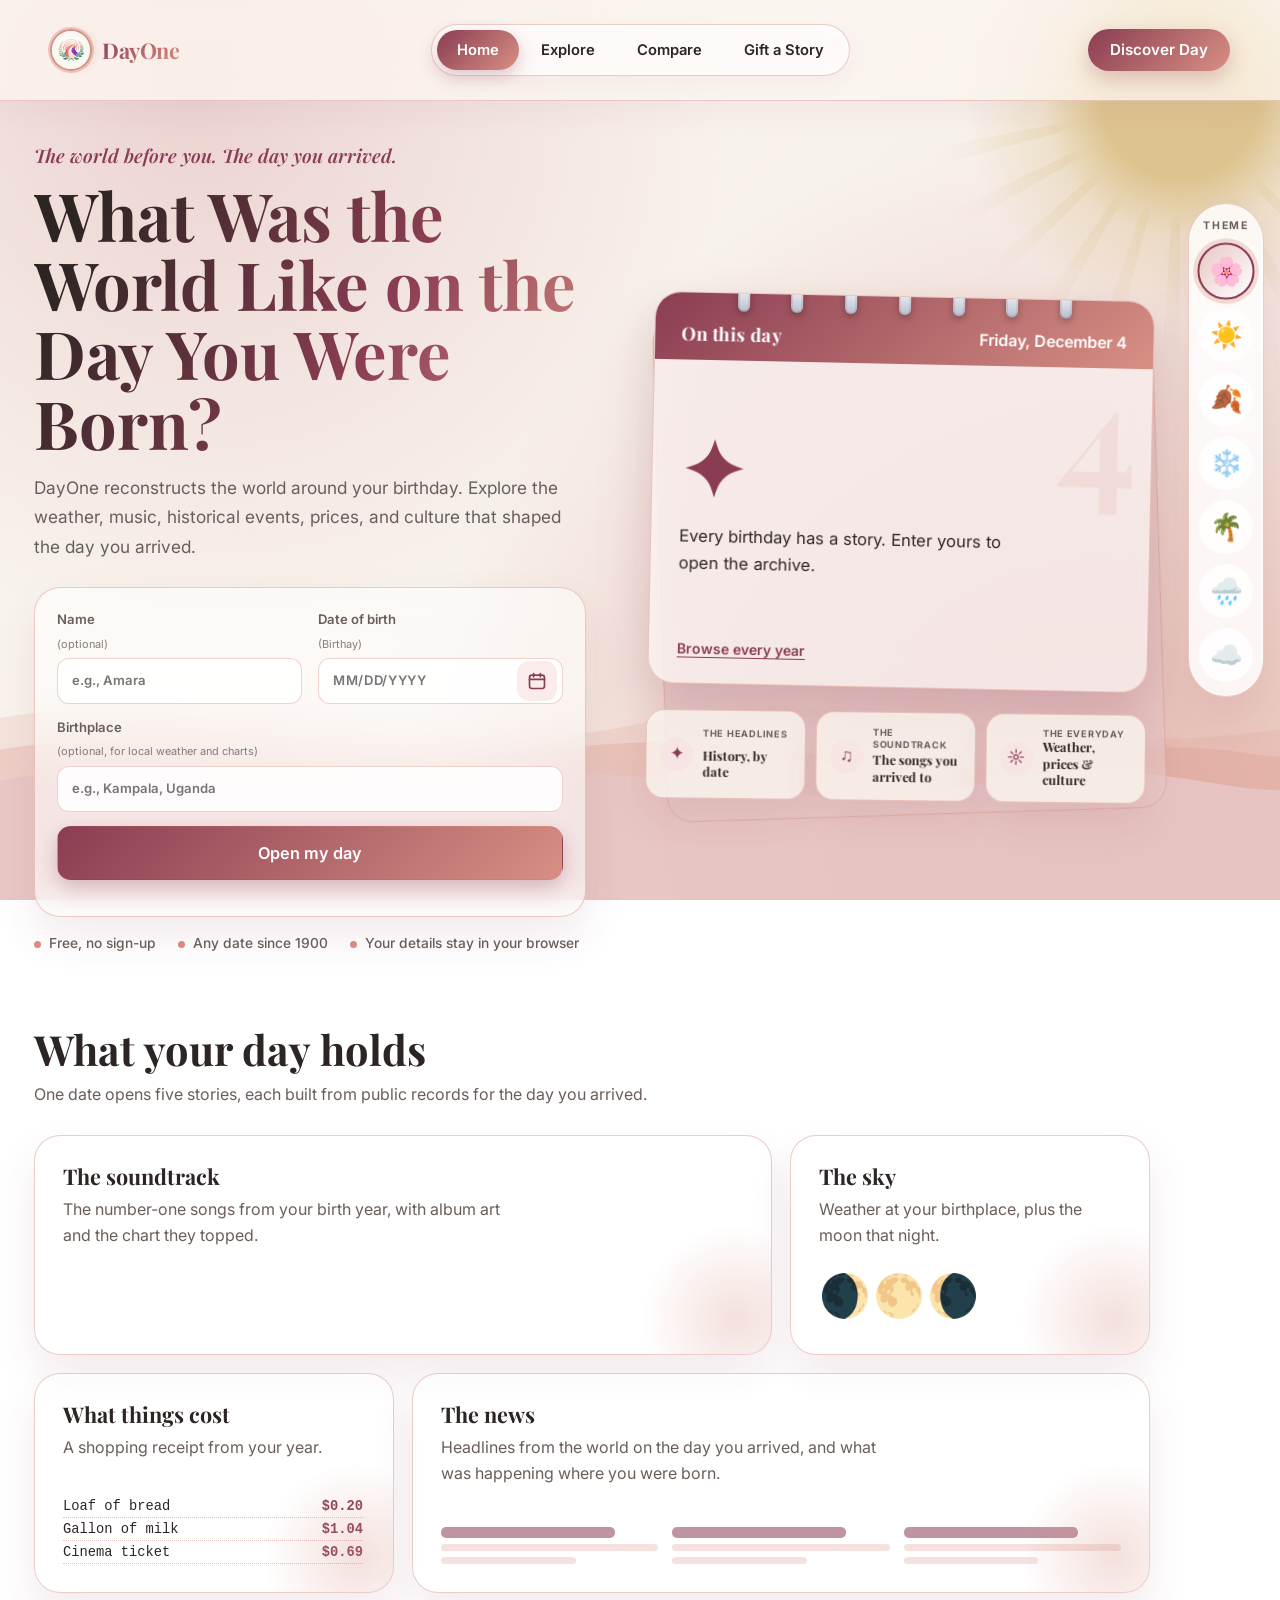
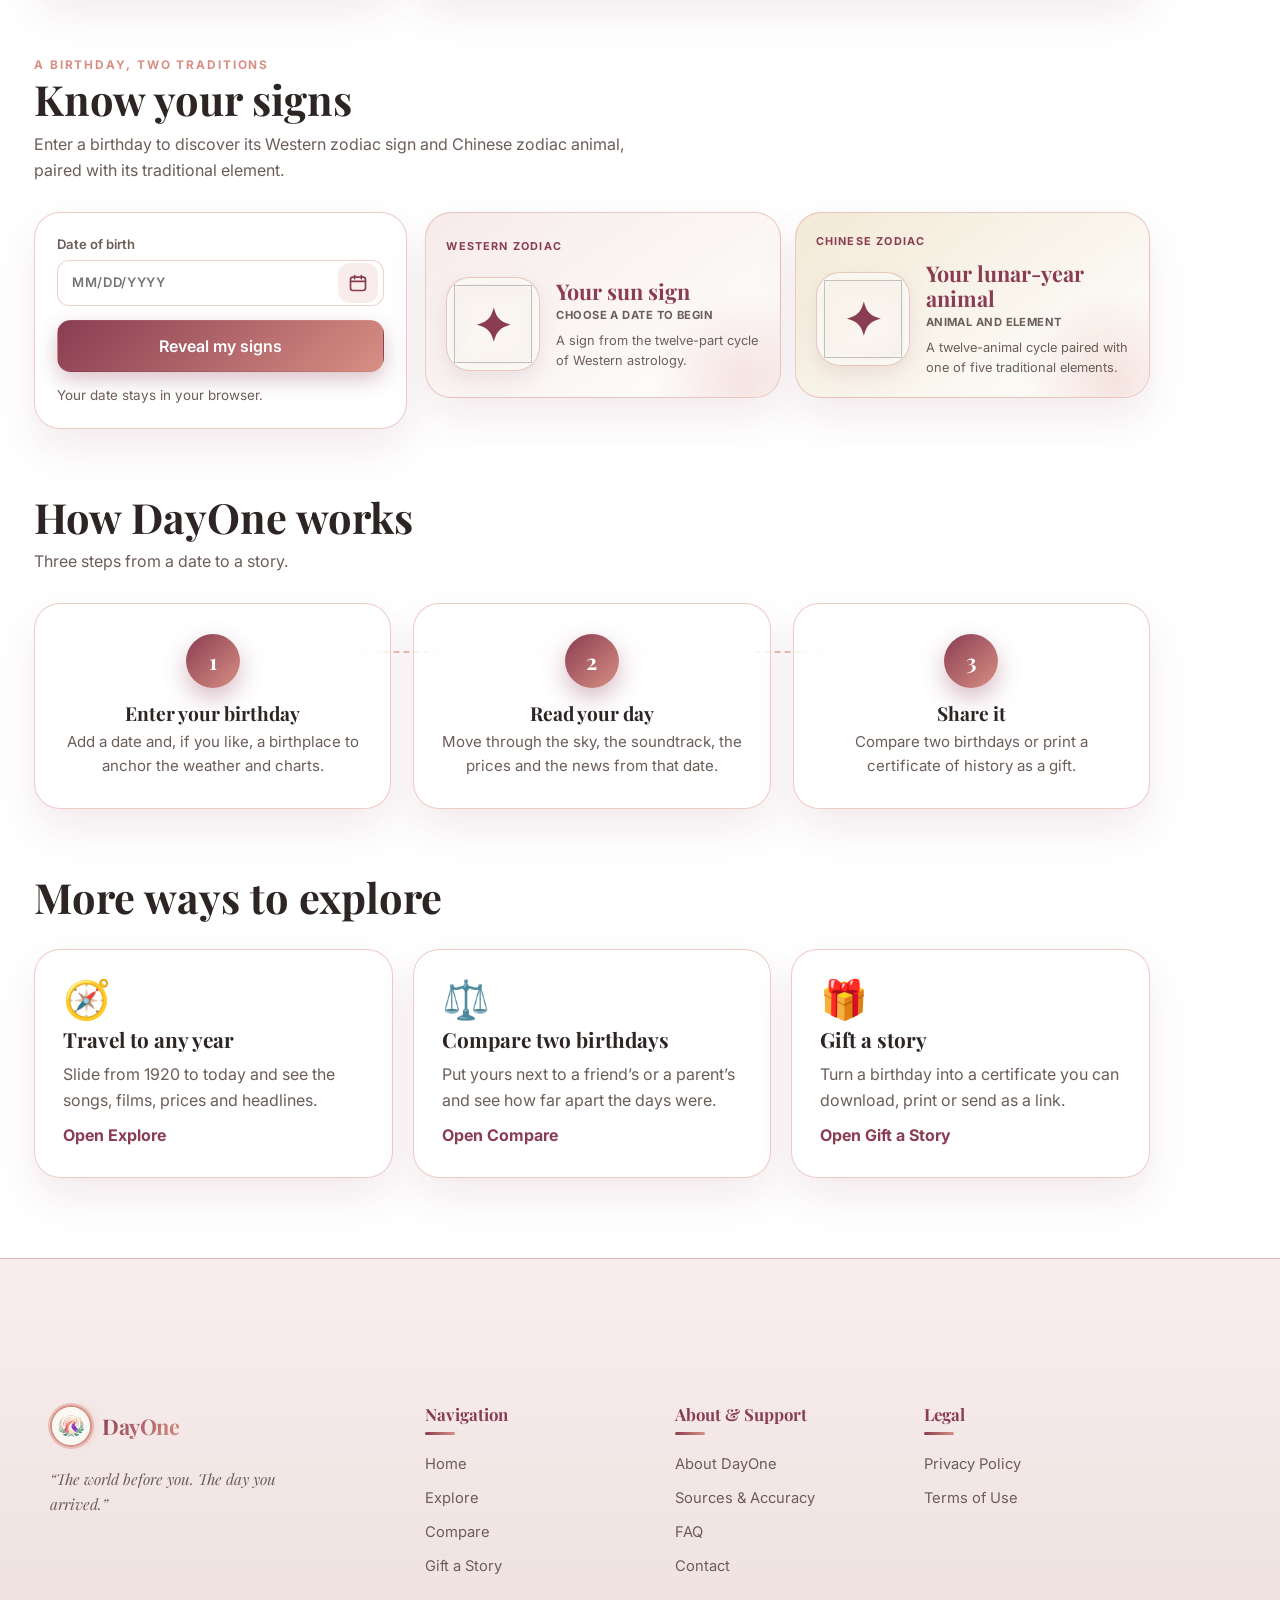
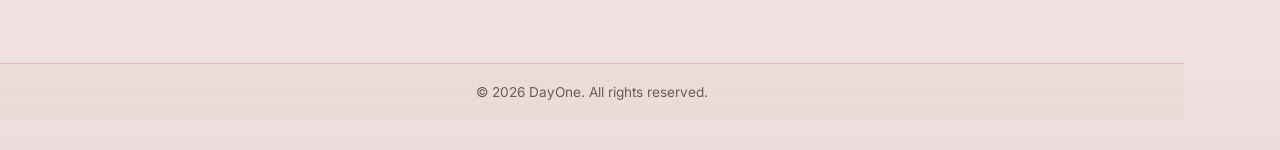
<file: index.html>
<!DOCTYPE html>
<html lang="en">
<head>
    <meta charset="UTF-8">
    <meta name="viewport" content="width=device-width, initial-scale=1.0">
    <title>DayOne — What was the world like the day you were born?</title>

    <link rel="icon" type="image/png" href="images/logo.jpg">

    <!-- Google Fonts: Playfair Display & Inter -->
    <link rel="preconnect" href="https://fonts.googleapis.com">
    <link rel="preconnect" href="https://fonts.gstatic.com" crossorigin>
    <link href="https://fonts.googleapis.com/css2?family=Inter:wght@300;400;500;600&family=Playfair+Display:ital,wght@0,400;0,600;0,700;1,400&display=swap" rel="stylesheet">
    <!-- Stylesheet -->
    <link rel="stylesheet" href="css/style.css">
    <link rel="stylesheet" href="css/theme.css">
    <link rel="stylesheet" href="css/home.css">
    <script src="js/theme.js"></script>
</head>
<body>

    <!-- Header & Navigation -->
    <header class="site-header">
        <div class="header-container">
            <a href="index.html" class="logo-link">
                <img src="images/logo.jpg" alt="DayOne Logo" class="brand-logo">
                <span class="brand-title">DayOne</span>
            </a>
            
            <nav class="main-nav" id="mainNav">
                <ul>
                    <li><a href="index.html" class="active">Home</a></li>
                    <li><a href="explore.html">Explore</a></li>
                    <li><a href="compare.html">Compare</a></li>
                    <li><a href="gift.html">Gift a Story</a></li>
                </ul>
            </nav>

            <div class="header-actions">
                <a href="index.html#birthdayForm" class="btn btn-primary-header">Discover Day</a>
                <button class="mobile-menu-toggle" id="mobileMenuToggle" aria-label="Toggle Navigation">
                    <span></span>
                    <span></span>
                    <span></span>
                </button>
            </div>
        </div>
    </header>

    <main class="hm">
        <!-- Hero -->
        <section class="hm-hero">
            <div class="hm-wrap">
                <div>
                    <p class="hm-kicker">The world before you. The day you arrived.</p>
                    <h1 class="hm-title">What Was the World Like on the Day You Were Born?</h1>
                    <p class="hm-lead">DayOne reconstructs the world around your birthday. Explore the weather, music, historical events, prices, and culture that shaped the day you arrived.</p>

                    <form id="birthdayForm" class="hm-card hm-form" action="my-day.html" method="GET" novalidate>
                        <label class="fld">Name <small>(optional)</small><input type="text" id="fullname" name="name" placeholder="e.g., Amara" maxlength="40" autocomplete="given-name"></label>
                        <label class="fld">Date of birth<small>(Birthay)</small><input type="date" id="dob" name="date" required></label>
                        <label class="fld full">Birthplace <small>(optional, for local weather and charts)</small><input type="text" id="birthplace" name="place" placeholder="e.g., Kampala, Uganda" list="placeList" autocomplete="off"><datalist id="placeList"></datalist></label>
                        <button type="submit" class="btn btn-primary btn-large">Open my day</button>
                        <div id="formError" class="form-error" aria-live="polite"></div>
                    </form>
                    <ul class="hm-facts"><li>Free, no sign-up</li><li>Any date since 1900</li><li>Your details stay in your browser</li></ul>
                </div>

                <aside class="hm-leaf" aria-label="On this day in history">
                    <div class="hm-page">
                        <div class="hm-rings" aria-hidden="true"><i></i><i></i><i></i><i></i><i></i><i></i><i></i></div>
                        <div class="hm-band"><b>On this day</b><span id="arcDate"></span></div>
                        <div class="hm-body" id="arcBody">
                            <b class="hm-ghost" id="arcDay" aria-hidden="true"></b>
                            <b class="hm-year arc-year" id="arcYear">—</b>
                            <span class="hm-ago" id="arcAgo"></span>
                            <p class="hm-text" id="arcText">Opening today’s page of the archive…</p>
                        </div>
                        <div class="hm-foot">
                            <button type="button" class="arc-next" id="arcNext" hidden>Another year ↻</button>
                            <a href="explore.html">Browse every year</a>
                        </div>
                    </div>
                    <div class="hm-preview-strip" aria-label="Explore your birthday through the archive">
                        <div><span aria-hidden="true">✦</span><small>THE HEADLINES</small><b>History, by date</b></div>
                        <div><span aria-hidden="true">♫</span><small>THE SOUNDTRACK</small><b>The songs you arrived to</b></div>
                        <div><span aria-hidden="true">☼</span><small>THE EVERYDAY</small><b>Weather, prices &amp; culture</b></div>
                    </div>
                </aside>
            </div>
        </section>

        <!-- What your day holds -->
        <section class="hm-sec">
            <div class="hm-wrap">
                <div class="hm-head"><h2>What your day holds</h2><p>One date opens five stories, each built from public records for the day you arrived.</p></div>
                <div class="bento">
                    <article class="bc s4"><h3>The soundtrack</h3><p>The number-one songs from your birth year, with album art and the chart they topped.</p><div class="eq" aria-hidden="true"><i></i><i></i><i></i><i></i><i></i><i></i><i></i><i></i><i></i><i></i><i></i><i></i><i></i><i></i><i></i><i></i></div></article>
                    <article class="bc s2"><h3>The sky</h3><p>Weather at your birthplace, plus the moon that night.</p><div class="moons" aria-hidden="true">🌒🌕🌘</div></article>
                    <article class="bc s2"><h3>What things cost</h3><p>A shopping receipt from your year.</p><div class="rc" aria-hidden="true"><div>Loaf of bread <b>$0.20</b></div><div>Gallon of milk <b>$1.04</b></div><div>Cinema ticket <b>$0.69</b></div></div></article>
                    <article class="bc s4"><h3>The news</h3><p>Headlines from the world on the day you arrived, and what was happening where you were born.</p><div class="cols" aria-hidden="true"><span><i></i><i></i><i></i></span><span><i></i><i></i><i></i></span><span><i></i><i></i><i></i></span></div></article>
                </div>
            </div>
        </section>

        <!-- Zodiac sign finder -->
        <section class="hm-sec" id="signsSec">
            <div class="hm-wrap">
                <div class="hm-head"><span class="eyebrow">A birthday, two traditions</span><h2>Know your signs</h2><p>Enter a birthday to discover its Western zodiac sign and Chinese zodiac animal, paired with its traditional element.</p></div>
                <div class="sign-explorer">
                    <form id="signForm" class="hm-card sign-form" novalidate>
                        <label class="fld" for="signDate">Date of birth<input type="date" id="signDate" min="1900-01-01" required></label>
                        <button class="btn btn-primary btn-large" type="submit">Reveal my signs</button>
                        <p id="signStatus" class="sign-status" aria-live="polite">Your date stays in your browser.</p>
                    </form>
                    <div class="sign-results" id="signResults" aria-live="polite">
                        <article class="hm-card sign-card">
                            <span class="sign-label">Western zodiac</span>
                            <div class="sign-art"><img id="westernSignArt" alt="" hidden><span aria-hidden="true">✦</span></div>
                            <div class="sign-copy"><h3 id="westernSignName">Your sun sign</h3><small id="westernSignMeta">Choose a date to begin</small><p id="westernSignDescription">A sign from the twelve-part cycle of Western astrology.</p></div>
                        </article>
                        <article class="hm-card sign-card chinese">
                            <span class="sign-label">Chinese zodiac</span>
                            <div class="sign-art"><img id="chineseSignArt" alt="" hidden><span aria-hidden="true">✦</span></div>
                            <div class="sign-copy"><h3 id="chineseSignName">Your lunar-year animal</h3><small id="chineseSignMeta">Animal and element</small><p id="chineseSignDescription">A twelve-animal cycle paired with one of five traditional elements.</p></div>
                        </article>
                    </div>
                </div>
            </div>
        </section>

        <!-- How it works -->
        <section class="hm-sec">
            <div class="hm-wrap">
                <div class="hm-head"><h2>How DayOne works</h2><p>Three steps from a date to a story.</p></div>
                <div class="steps3">
                    <div class="hm-card st"><div class="n">1</div><h3>Enter your birthday</h3><p>Add a date and, if you like, a birthplace to anchor the weather and charts.</p></div>
                    <div class="hm-card st"><div class="n">2</div><h3>Read your day</h3><p>Move through the sky, the soundtrack, the prices and the news from that date.</p></div>
                    <div class="hm-card st"><div class="n">3</div><h3>Share it</h3><p>Compare two birthdays or print a certificate of history as a gift.</p></div>
                </div>
            </div>
        </section>

        <!-- More ways -->
        <section class="hm-sec">
            <div class="hm-wrap">
                <div class="hm-head"><h2>More ways to explore</h2></div>
                <div class="ways">
                    <a class="hm-card way" href="explore.html"><span class="big">🧭</span><h3>Travel to any year</h3><p>Slide from 1920 to today and see the songs, films, prices and headlines.</p><span class="go">Open Explore</span></a>
                    <a class="hm-card way" href="compare.html"><span class="big">⚖️</span><h3>Compare two birthdays</h3><p>Put yours next to a friend’s or a parent’s and see how far apart the days were.</p><span class="go">Open Compare</span></a>
                    <a class="hm-card way" href="gift.html"><span class="big">🎁</span><h3>Gift a story</h3><p>Turn a birthday into a certificate you can download, print or send as a link.</p><span class="go">Open Gift a Story</span></a>
                </div>
            </div>
            <div class="hm-end"></div>
        </section>
    </main>

    <!-- Footer -->
    <footer class="site-footer">
        <div class="container footer-container">
            <div class="footer-col">
                <a href="index.html" class="logo-link footer-logo">
                    <img src="images/logo.jpg" alt="DayOne Logo" class="brand-logo">
                    <span class="brand-title">DayOne</span>
                </a>
                <p class="footer-tagline">“The world before you. The day you arrived.”</p>
            </div>
            <div class="footer-col">
                <h4>Navigation</h4>
                <ul>
                    <li><a href="index.html">Home</a></li>
                    <li><a href="explore.html">Explore</a></li>
                    <li><a href="compare.html">Compare</a></li>
                    <li><a href="gift.html">Gift a Story</a></li>
                </ul>
            </div>
            <div class="footer-col">
                <h4>About & Support</h4>
                <ul>
                    <li><a href="about.html">About DayOne</a></li>
                    <li><a href="sources.html">Sources & Accuracy</a></li>
                    <li><a href="faq.html">FAQ</a></li>
                    <li><a href="contact.html">Contact</a></li>
                </ul>
            </div>
            <div class="footer-col">
                <h4>Legal</h4>
                <ul>
                    <li><a href="privacy.html">Privacy Policy</a></li>
                    <li><a href="terms.html">Terms of Use</a></li>
                </ul>
            </div>
        </div>
        <div class="footer-bottom">
            <div class="container">
                <p>&copy; 2026 DayOne. All rights reserved.</p>
            </div>
        </div>
    </footer>

    <!-- JavaScript -->
    <script src="js/script.js"></script>
    <script src="js/core.js"></script>
    <script>
    // Birthplace suggestions: any city, district or country worldwide
    (function () {
        var i = document.getElementById('birthplace'), l = document.getElementById('placeList'), t;
        i.addEventListener('input', function () {
            clearTimeout(t);
            var q = i.value.split(',')[0].trim();
            if (q.length < 2) return;
            t = setTimeout(function () {
                fetch('https://geocoding-api.open-meteo.com/v1/search?count=8&language=en&name=' + encodeURIComponent(q))
                    .then(function (r) { return r.json(); })
                    .then(function (d) {
                        l.innerHTML = (d.results || []).map(function (p) {
                            return '<option value="' + [p.name, p.admin1, p.country].filter(function (v, k, a) { return v && a.indexOf(v) === k; }).join(', ') + '">';
                        }).join('');
                    }).catch(function () {});
            }, 250);
        });
    })();
    </script>

    <script>
    // Home page: birthday search, zodiac lookup and "On this day" leaf
    (function () {
        var $ = function (id) { return document.getElementById(id); }, dob = $('dob'), nm = $('fullname'), pl = $('birthplace'), err = $('formError');
        var esc = function (s) { return String(s == null ? '' : s).replace(/[&<>"']/g, function (c) { return { '&': '&amp;', '<': '&lt;', '>': '&gt;', '"': '&quot;', "'": '&#39;' }[c]; }); };
        function go() {
            err.textContent = '';
            if (!dob.value) { err.textContent = 'Choose your date of birth to begin.'; ($('dob-text') || dob).focus({ preventScroll: true }); return; }
            var q = new URLSearchParams({ date: dob.value });
            if (nm.value.trim()) q.set('name', nm.value.trim());
            if (pl.value.trim()) q.set('place', pl.value.trim());
            location.href = 'my-day.html?' + q.toString();
        }
        document.addEventListener('submit', function (e) { if (e.target.id !== 'birthdayForm') return; e.preventDefault(); e.stopImmediatePropagation(); go(); }, true);

        var signDate = $('signDate'), signForm = $('signForm'), signStatus = $('signStatus');
        var zodiacMeta = {
            Aries:['Mar 21 – Apr 19','Fire','Often linked with initiative, energy, and a pioneering spirit.'], Taurus:['Apr 20 – May 20','Earth','Often linked with patience, steadiness, and an eye for beauty.'],
            Gemini:['May 21 – Jun 20','Air','Often linked with curiosity, quick wit, and a love of conversation.'], Cancer:['Jun 21 – Jul 22','Water','Often linked with empathy, imagination, and a strong sense of home.'],
            Leo:['Jul 23 – Aug 22','Fire','Often linked with warmth, confidence, and generous creativity.'], Virgo:['Aug 23 – Sep 22','Earth','Often linked with thoughtfulness, precision, and practical care.'],
            Libra:['Sep 23 – Oct 22','Air','Often linked with harmony, diplomacy, and a feel for design.'], Scorpio:['Oct 23 – Nov 21','Water','Often linked with focus, resourcefulness, and emotional depth.'],
            Sagittarius:['Nov 22 – Dec 21','Fire','Often linked with optimism, independence, and a taste for discovery.'], Capricorn:['Dec 22 – Jan 19','Earth','Often linked with ambition, discipline, and lasting devotion.'],
            Aquarius:['Jan 20 – Feb 18','Air','Often linked with originality, independence, and big ideas.'], Pisces:['Feb 19 – Mar 20','Water','Often linked with imagination, compassion, and artistic sensitivity.']
        };
        var zodiacSymbols = { Aries:'♈', Taurus:'♉', Gemini:'♊', Cancer:'♋', Leo:'♌', Virgo:'♍', Libra:'♎', Scorpio:'♏', Sagittarius:'♐', Capricorn:'♑', Aquarius:'♒', Pisces:'♓' };
        var animalNotes = { Rat:'Resourceful and observant.', Ox:'Steady, patient, and dependable.', Tiger:'Bold, energetic, and independent.', Rabbit:'Gentle, perceptive, and diplomatic.', Dragon:'Confident, imaginative, and ambitious.', Snake:'Thoughtful, intuitive, and composed.', Horse:'Lively, independent, and adventurous.', Goat:'Creative, considerate, and calm.', Monkey:'Inventive, curious, and quick-witted.', Rooster:'Perceptive, expressive, and detail-minded.', Dog:'Loyal, sincere, and protective.', Pig:'Warm, generous, and optimistic.' };
        var elementNotes = { Wood:'growth and creativity', Fire:'energy and expression', Earth:'stability and patience', Metal:'focus and resolve', Water:'intuition and adaptability' };
        function setSignArt(id, src, alt, fallback) {
            var img = $(id), mark = img.nextElementSibling;
            img.onload = function () { mark.hidden = true; img.hidden = false; };
            img.onerror = function () { img.hidden = true; mark.hidden = false; };
            mark.textContent = fallback;
            mark.hidden = false;
            img.hidden = true;
            img.alt = alt;
            img.src = src;
        }
        function showSigns(e) {
            e.preventDefault();
            var match = (signDate.value || '').match(/^(\d{4})-(\d{2})-(\d{2})$/);
            if (!match) { signStatus.textContent = 'Choose a valid birthday to reveal your signs.'; ($('signDate-text') || signDate).focus({ preventScroll: true }); return; }
            var y = +match[1], mo = +match[2], d = +match[3], sign = getZodiacSign(mo, d), lunar = getChineseZodiac(y, mo, d), info = zodiacMeta[sign];
            if (new Date(y, mo - 1, d).getMonth() !== mo - 1) { signStatus.textContent = 'That date is not valid. Choose another birthday.'; return; }
            $('westernSignName').textContent = sign;
            $('westernSignMeta').textContent = info[1] + ' sign · ' + info[0];
            $('westernSignDescription').textContent = info[2] + ' These are traditional associations, not scientific personality measures.';
            $('chineseSignName').textContent = lunar.element + ' ' + lunar.animal;
            $('chineseSignMeta').textContent = lunar.element + ' element · lunar year';
            $('chineseSignDescription').textContent = animalNotes[lunar.animal] + ' ' + lunar.element + ' is traditionally associated with ' + elementNotes[lunar.element] + '. Chinese New Year begins on a different date each year.';
            setSignArt('westernSignArt', 'images/zodiac/' + sign.toLowerCase() + '.png', sign + ' zodiac sign', zodiacSymbols[sign]);
            setSignArt('chineseSignArt', 'images/chinesezodiac/' + lunar.animal.toLowerCase() + '.png', lunar.animal + ' Chinese zodiac animal', { Rat:'🐀', Ox:'🐂', Tiger:'🐅', Rabbit:'🐇', Dragon:'🐉', Snake:'🐍', Horse:'🐎', Goat:'🐐', Monkey:'🐒', Rooster:'🐓', Dog:'🐕', Pig:'🐖' }[lunar.animal]);
            signStatus.textContent = 'Signs calculated for ' + new Date(y, mo - 1, d).toLocaleDateString('en-US', { year:'numeric', month:'long', day:'numeric' }) + '.';
        }
        signForm.addEventListener('submit', showSigns);
        dob.addEventListener('change', function () { if (dob.value) signDate.value = dob.value; });

        var yr = $('arcYear'), tx = $('arcText'), nx = $('arcNext'), ago = $('arcAgo'), body = $('arcBody'), now = new Date(), list = [], i = 0, p2 = function (n) { return ('0' + n).slice(-2); }, api = 'https://api.wikimedia.org/feed/v1/wikipedia/en/onthisday/', mmdd = p2(now.getMonth() + 1) + '/' + p2(now.getDate());
        $('arcDate').textContent = now.toLocaleDateString('en-US', { weekday: 'long', month: 'long', day: 'numeric' });
        $('arcDay').textContent = now.getDate();
        function show() {
            var e = list[i % list.length], n = now.getFullYear() - e.year;
            yr.textContent = e.year; tx.textContent = e.text; ago.textContent = n + (n === 1 ? ' year ago' : ' years ago');
            body.classList.remove('flip'); void body.offsetWidth; body.classList.add('flip');
        }
        fetch(api + 'events/' + mmdd).then(function (r) { return r.json(); }).then(function (j) {
            list = (j.events || []).filter(function (e) { return e.text && e.text.length > 35 && e.text.length < 150 && e.year >= 1600; });
            if (!list.length) throw 0;
            i = now.getDate(); show(); nx.hidden = false;
        }).catch(function () { yr.textContent = '✦'; tx.textContent = 'Every birthday has a story. Enter yours to open the archive.'; });
        nx.addEventListener('click', function () { i++; show(); });

    })();
    </script>
</body>
</html>
</file>
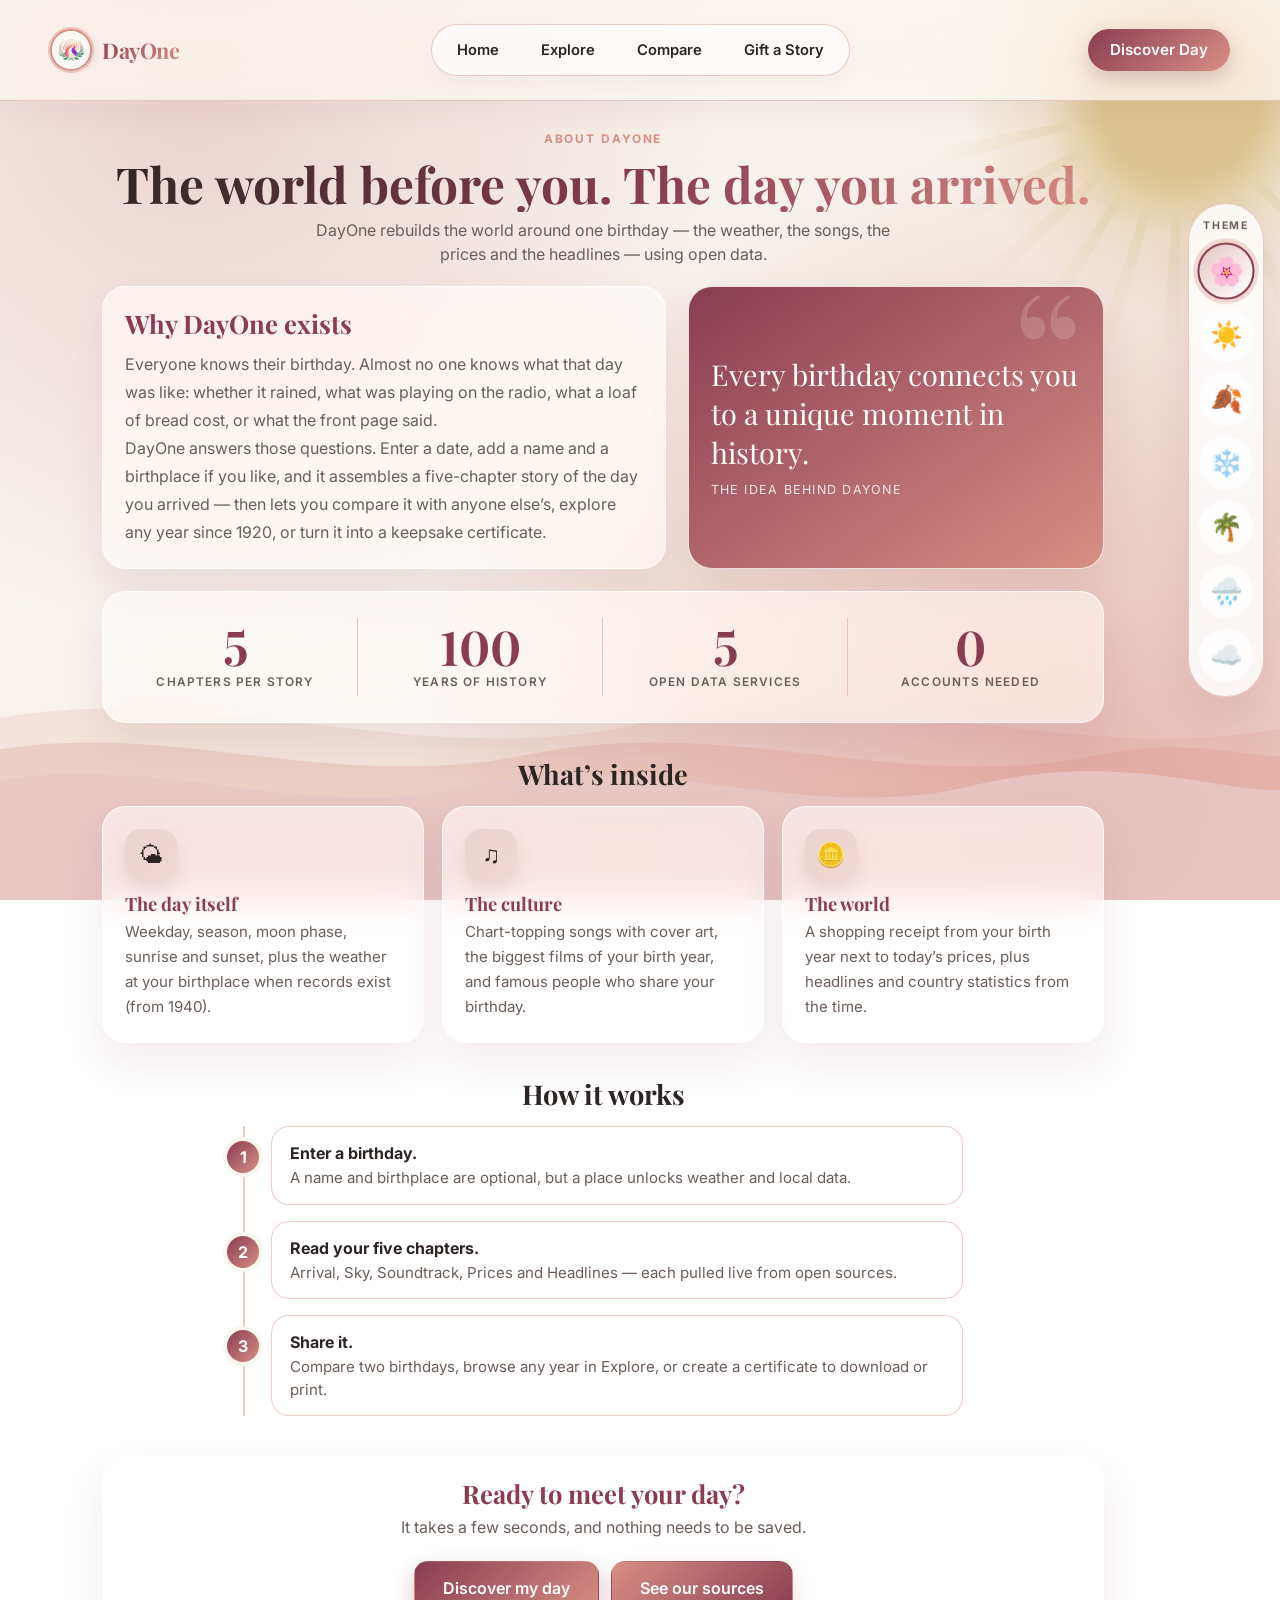
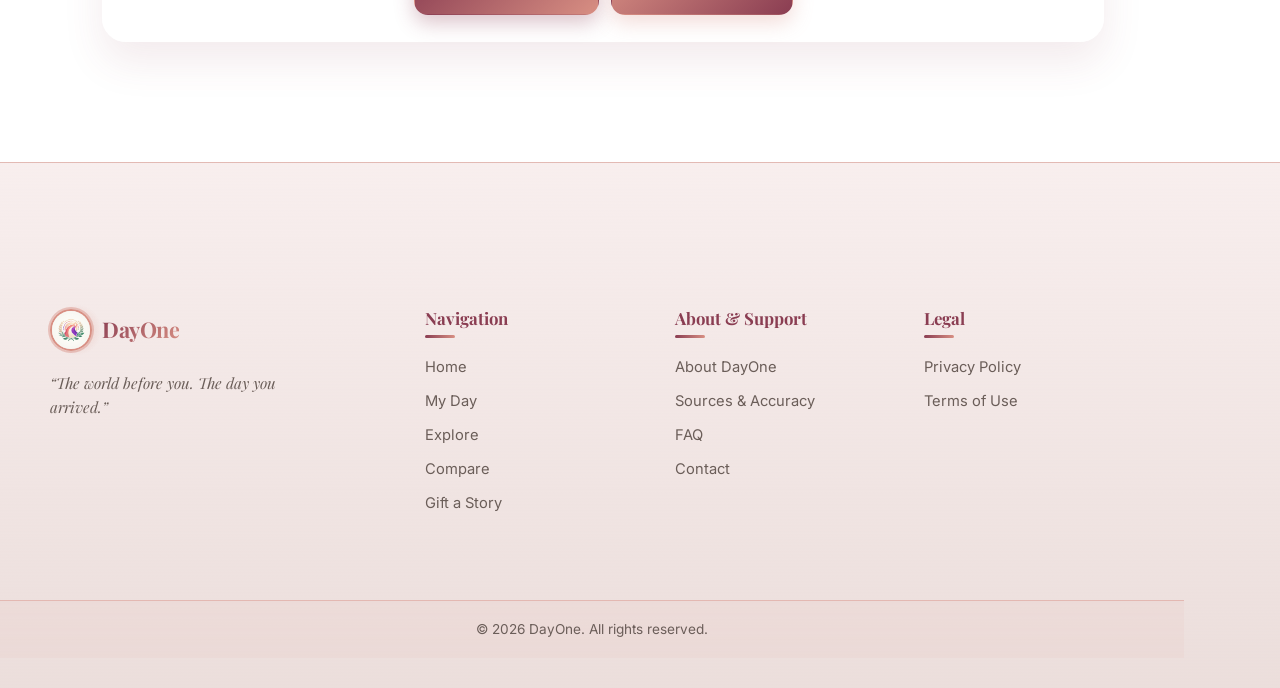
<file: about.html>
<!DOCTYPE html>
<html lang="en">
<head>
    <meta charset="UTF-8">
    <meta name="viewport" content="width=device-width, initial-scale=1.0">
    <title>About — DayOne</title>
    <link rel="icon" type="image/png" href="images/logo.jpg">
    <meta name="description" content="DayOne rebuilds the world around a birthday — weather, songs, prices and headlines — from open data.">
    <link rel="preconnect" href="https://fonts.googleapis.com">
    <link rel="preconnect" href="https://fonts.gstatic.com" crossorigin>
    <link href="https://fonts.googleapis.com/css2?family=Inter:wght@300;400;500;600;700&family=Playfair+Display:ital,wght@0,400;0,600;0,700;1,400&display=swap" rel="stylesheet">
    <link rel="stylesheet" href="css/style.css">
    <link rel="stylesheet" href="css/theme.css">
    <link rel="stylesheet" href="css/about.css">
    <script src="js/theme.js"></script>
</head>
<body>
    <header class="site-header">
        <div class="header-container">
            <a href="index.html" class="logo-link">
                <img src="images/logo.jpg" alt="DayOne Logo" class="brand-logo">
                <span class="brand-title">DayOne</span>
            </a>

            <nav class="main-nav" id="mainNav">
                <ul>
                    <li><a href="index.html">Home</a></li>
                    <li><a href="explore.html">Explore</a></li>
                    <li><a href="compare.html">Compare</a></li>
                    <li><a href="gift.html">Gift a Story</a></li>
                </ul>
            </nav>

            <div class="header-actions">
                <a href="index.html#birthdayForm" class="btn btn-primary-header">Discover Day</a>
                <button class="mobile-menu-toggle" id="mobileMenuToggle" aria-label="Toggle Navigation">
                    <span></span>
                    <span></span>
                    <span></span>
                </button>
            </div>
        </div>
    </header>

    <main class="pg">
        <div class="pg-hero"><span class="eyebrow">About DayOne</span><h1>The world before you. The day you arrived.</h1><p>DayOne rebuilds the world around one birthday — the weather, the songs, the prices and the headlines — using open data.</p></div>

        <section class="ab-story">
            <article class="gl">
                <h2>Why DayOne exists</h2>
                <p>Everyone knows their birthday. Almost no one knows what that day was like: whether it rained, what was playing on the radio, what a loaf of bread cost, or what the front page said.</p>
                <p>DayOne answers those questions. Enter a date, add a name and a birthplace if you like, and it assembles a five-chapter story of the day you arrived — then lets you compare it with anyone else’s, explore any year since 1920, or turn it into a keepsake certificate.</p>
            </article>
            <aside class="gl ab-quote"><span class="ab-mark">“</span><p>Every birthday connects you to a unique moment in history.</p><small>The idea behind DayOne</small></aside>
        </section>

        <section class="gl ab-stats" id="abStats">
            <div><b data-to="5">0</b><small>chapters per story</small></div>
            <div><b data-to="100" data-suffix="+">0</b><small>years of history</small></div>
            <div><b data-to="5">0</b><small>open data services</small></div>
            <div><b data-to="0">0</b><small>accounts needed</small></div>
        </section>

        <h2 class="ab-h">What’s inside</h2>
        <section class="ab-pillars">
            <article class="gl"><span class="ab-ico">🌤</span><h3>The day itself</h3><p>Weekday, season, moon phase, sunrise and sunset, plus the weather at your birthplace when records exist (from 1940).</p></article>
            <article class="gl"><span class="ab-ico">♫</span><h3>The culture</h3><p>Chart-topping songs with cover art, the biggest films of your birth year, and famous people who share your birthday.</p></article>
            <article class="gl"><span class="ab-ico">🪙</span><h3>The world</h3><p>A shopping receipt from your birth year next to today’s prices, plus headlines and country statistics from the time.</p></article>
        </section>

        <h2 class="ab-h">How it works</h2>
        <ol class="ab-steps">
            <li><b>Enter a birthday.</b><span>A name and birthplace are optional, but a place unlocks weather and local data.</span></li>
            <li><b>Read your five chapters.</b><span>Arrival, Sky, Soundtrack, Prices and Headlines — each pulled live from open sources.</span></li>
            <li><b>Share it.</b><span>Compare two birthdays, browse any year in Explore, or create a certificate to download or print.</span></li>
        </ol>

        <section class="gl ab-cta"><h2>Ready to meet your day?</h2><p>It takes a few seconds, and nothing needs to be saved.</p><a class="btn btn-primary" href="index.html">Discover my day</a> <a class="btn btn-secondary" href="sources.html">See our sources</a></section>
    </main>

    <footer class="site-footer">
        <div class="container footer-container">
            <div class="footer-col">
                <a href="index.html" class="logo-link footer-logo">
                    <img src="images/logo.jpg" alt="DayOne Logo" class="brand-logo">
                    <span class="brand-title">DayOne</span>
                </a>
                <p class="footer-tagline">“The world before you. The day you arrived.”</p>
            </div>
            <div class="footer-col">
                <h4>Navigation</h4>
                <ul>
                    <li><a href="index.html">Home</a></li>
                    <li><a href="index.html#birthdayForm">My Day</a></li>
                    <li><a href="explore.html">Explore</a></li>
                    <li><a href="compare.html">Compare</a></li>
                    <li><a href="gift.html">Gift a Story</a></li>
                </ul>
            </div>
            <div class="footer-col">
                <h4>About &amp; Support</h4>
                <ul>
                    <li><a href="about.html">About DayOne</a></li>
                    <li><a href="sources.html">Sources &amp; Accuracy</a></li>
                    <li><a href="faq.html">FAQ</a></li>
                    <li><a href="contact.html">Contact</a></li>
                </ul>
            </div>
            <div class="footer-col">
                <h4>Legal</h4>
                <ul>
                    <li><a href="privacy.html">Privacy Policy</a></li>
                    <li><a href="terms.html">Terms of Use</a></li>
                </ul>
            </div>
        </div>
        <div class="footer-bottom">
            <div class="container">
                <p>&copy; 2026 DayOne. All rights reserved.</p>
            </div>
        </div>
    </footer>

    <script src="js/script.js"></script>
    <script src="js/about.js"></script>
</body>
</html>
</file>
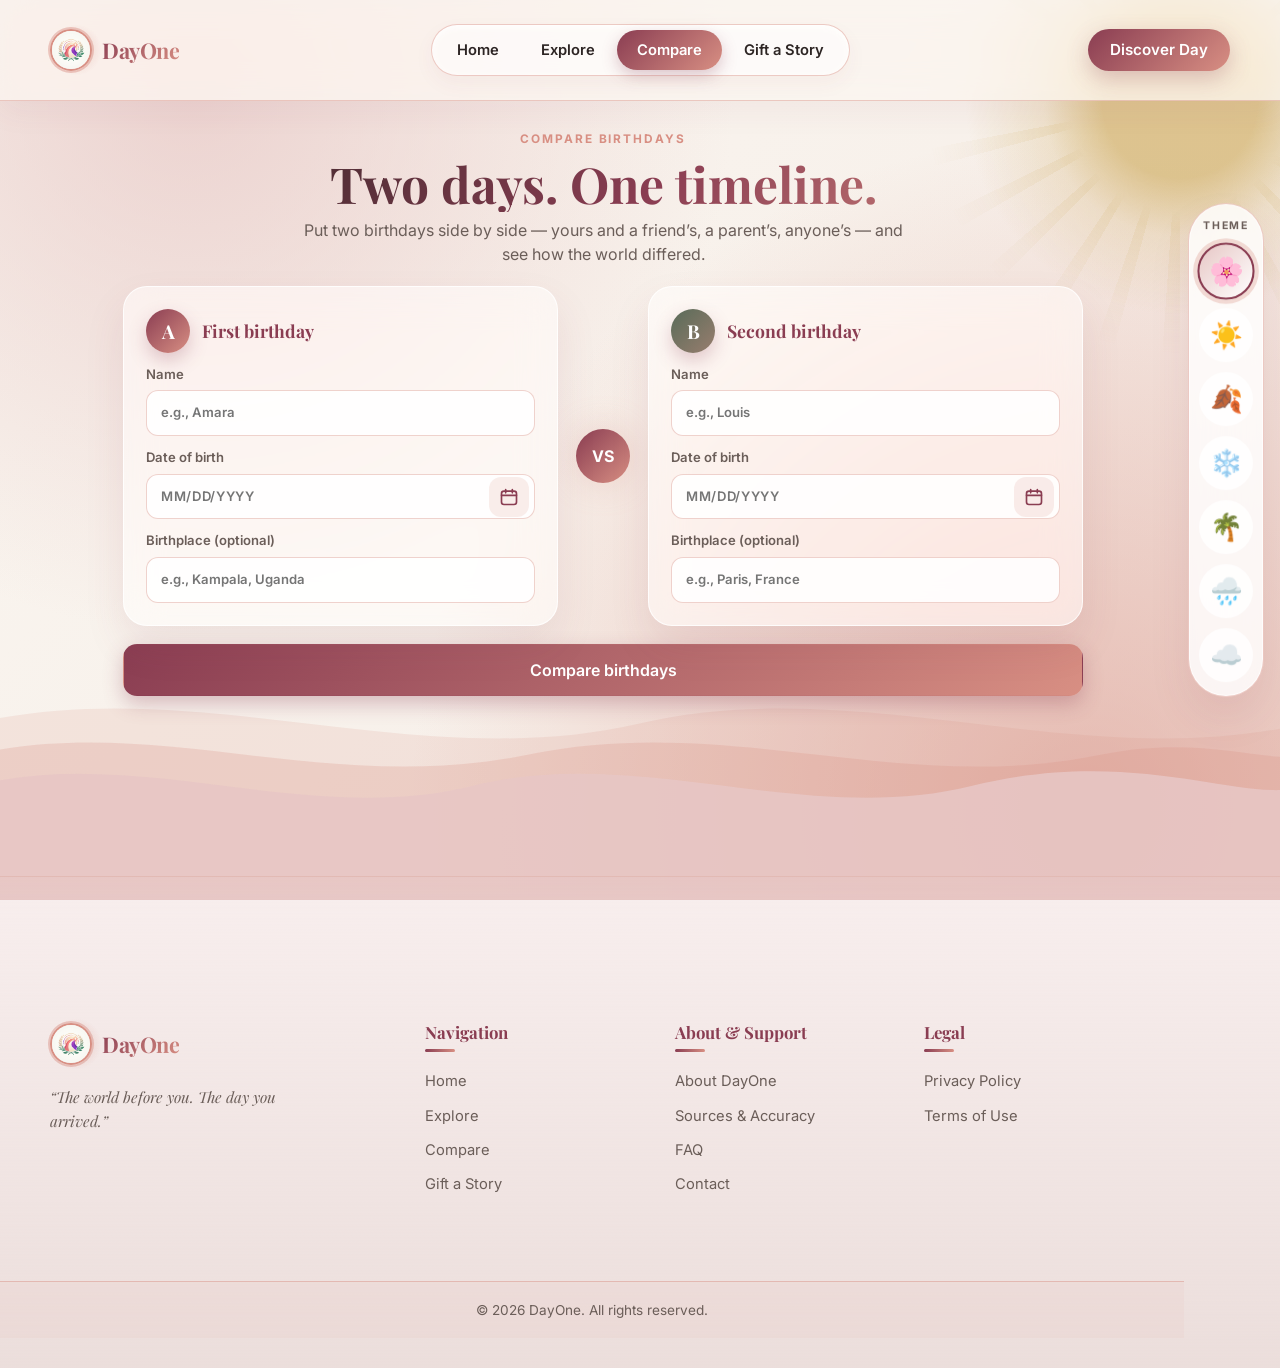
<file: compare.html>
<!DOCTYPE html>
<html lang="en">
<head>
    <meta charset="UTF-8">
    <meta name="viewport" content="width=device-width, initial-scale=1.0">
    <title>Compare Birthdays — DayOne</title>
    <link rel="icon" type="image/png" href="images/logo.jpg">
    <link rel="preconnect" href="https://fonts.googleapis.com">
    <link rel="preconnect" href="https://fonts.gstatic.com" crossorigin>
    <link href="https://fonts.googleapis.com/css2?family=Inter:wght@300;400;500;600;700&family=Playfair+Display:ital,wght@0,400;0,600;0,700;1,400&display=swap" rel="stylesheet">
    <link rel="stylesheet" href="css/style.css">
    <link rel="stylesheet" href="css/theme.css">
    <link rel="stylesheet" href="css/compare.css">
    <script src="js/theme.js"></script>
</head>
<body>
    <header class="site-header">
        <div class="header-container">
            <a href="index.html" class="logo-link">
                <img src="images/logo.jpg" alt="DayOne Logo" class="brand-logo">
                <span class="brand-title">DayOne</span>
            </a>
            
            <nav class="main-nav" id="mainNav">
                <ul>
                    <li><a href="index.html">Home</a></li>
                    <li><a href="explore.html">Explore</a></li>
                    <li><a href="compare.html" class="active">Compare</a></li>
                    <li><a href="gift.html">Gift a Story</a></li>
                </ul>
            </nav>

            <div class="header-actions">
                <a href="index.html#birthdayForm" class="btn btn-primary-header">Discover Day</a>
                <button class="mobile-menu-toggle" id="mobileMenuToggle" aria-label="Toggle Navigation">
                    <span></span>
                    <span></span>
                    <span></span>
                </button>
            </div>
        </div>
    </header>

    <main class="pg">
        <div class="pg-hero"><span class="eyebrow">Compare Birthdays</span><h1>Two days. One timeline.</h1><p>Put two birthdays side by side — yours and a friend’s, a parent’s, anyone’s — and see how the world differed.</p></div>
        <form id="cmp" class="cmp-form" novalidate>
            <section class="gl who a">
                <div class="who-top"><span class="av">A</span><h3>First birthday</h3></div>
                <label class="fld">Name<input type="text" id="na" maxlength="30" placeholder="e.g., Amara" autocomplete="off"></label>
                <label class="fld">Date of birth<input type="date" id="da" required></label>
                <label class="fld">Birthplace (optional)<input type="text" id="pa" list="la" placeholder="e.g., Kampala, Uganda" autocomplete="off"><datalist id="la"></datalist></label>
            </section>
            <div class="vsb">VS</div>
            <section class="gl who b">
                <div class="who-top"><span class="av">B</span><h3>Second birthday</h3></div>
                <label class="fld">Name<input type="text" id="nb" maxlength="30" placeholder="e.g., Louis" autocomplete="off"></label>
                <label class="fld">Date of birth<input type="date" id="db" required></label>
                <label class="fld">Birthplace (optional)<input type="text" id="pb" list="lb" placeholder="e.g., Paris, France" autocomplete="off"><datalist id="lb"></datalist></label>
            </section>
            <div class="cmp-act"><button class="btn btn-primary btn-large" type="button" id="cgo">Compare birthdays</button></div>
            <div class="cprog" id="cprog" hidden role="status" aria-live="polite">
                <div class="cprog-top"><span id="cstep">Starting…</span><b id="cpct">0%</b></div>
                <div class="cbar"><i id="cfill"></i></div>
            </div>
            <div class="form-error" id="cerr" aria-live="polite"></div>
        </form>
        <div id="cres"></div>
    </main>

    <footer class="site-footer">
        <div class="container footer-container">
            <div class="footer-col">
                <a href="index.html" class="logo-link footer-logo">
                    <img src="images/logo.jpg" alt="DayOne Logo" class="brand-logo">
                    <span class="brand-title">DayOne</span>
                </a>
                <p class="footer-tagline">“The world before you. The day you arrived.”</p>
            </div>
            <div class="footer-col">
                <h4>Navigation</h4>
                <ul>
                    <li><a href="index.html">Home</a></li>
                    <li><a href="explore.html">Explore</a></li>
                    <li><a href="compare.html">Compare</a></li>
                    <li><a href="gift.html">Gift a Story</a></li>
                </ul>
            </div>
            <div class="footer-col">
                <h4>About & Support</h4>
                <ul>
                    <li><a href="about.html">About DayOne</a></li>
                    <li><a href="sources.html">Sources & Accuracy</a></li>
                    <li><a href="faq.html">FAQ</a></li>
                    <li><a href="contact.html">Contact</a></li>
                </ul>
            </div>
            <div class="footer-col">
                <h4>Legal</h4>
                <ul>
                    <li><a href="privacy.html">Privacy Policy</a></li>
                    <li><a href="terms.html">Terms of Use</a></li>
                </ul>
            </div>
        </div>
        <div class="footer-bottom">
            <div class="container">
                <p>&copy; 2026 DayOne. All rights reserved.</p>
            </div>
        </div>
    </footer>

    <script src="js/script.js"></script>
    <script src="js/core.js"></script>
    <script src="js/compare.js"></script>
</body>
</html>
</file>
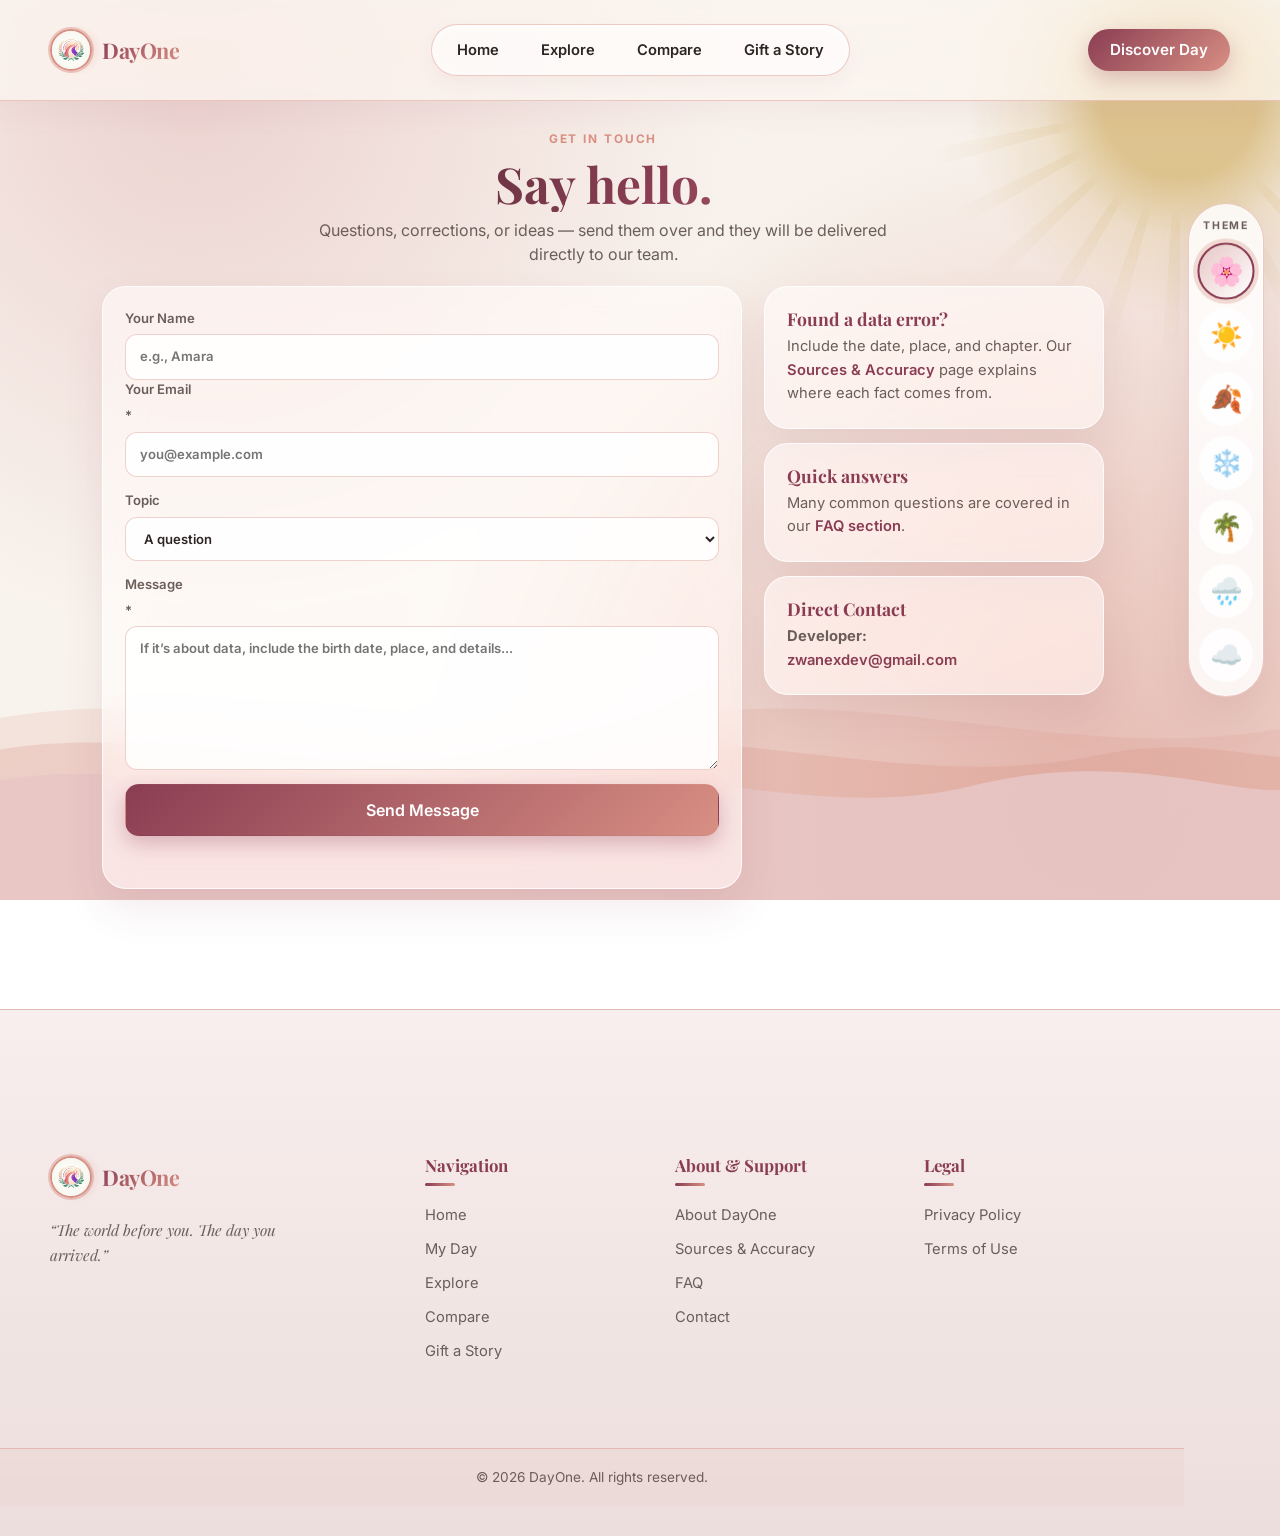
<file: contact.html>
<!DOCTYPE html>
<html lang="en">
<head>
    <meta charset="UTF-8">
    <meta name="viewport" content="width=device-width, initial-scale=1.0">
    <title>Contact — DayOne</title>
    <link rel="icon" type="image/png" href="images/logo.jpg">
    <meta name="description" content="Contact DayOne: questions, corrections and ideas.">
    <link rel="preconnect" href="https://fonts.googleapis.com">
    <link rel="preconnect" href="https://fonts.gstatic.com" crossorigin>
    <link href="https://fonts.googleapis.com/css2?family=Inter:wght@300;400;500;600;700&family=Playfair+Display:ital,wght@0,400;0,600;0,700;1,400&display=swap" rel="stylesheet">
    <link rel="stylesheet" href="css/style.css">
    <link rel="stylesheet" href="css/theme.css">
    <script src="js/theme.js"></script>
</head>
<body>
    <header class="site-header">
        <div class="header-container">
            <a href="index.html" class="logo-link">
                <img src="images/logo.jpg" alt="DayOne Logo" class="brand-logo">
                <span class="brand-title">DayOne</span>
            </a>

            <nav class="main-nav" id="mainNav">
                <ul>
                    <li><a href="index.html">Home</a></li>
                    <li><a href="explore.html">Explore</a></li>
                    <li><a href="compare.html">Compare</a></li>
                    <li><a href="gift.html">Gift a Story</a></li>
                </ul>
            </nav>

            <div class="header-actions">
                <a href="index.html#birthdayForm" class="btn btn-primary-header">Discover Day</a>
                <button class="mobile-menu-toggle" id="mobileMenuToggle" aria-label="Toggle Navigation">
                    <span></span>
                    <span></span>
                    <span></span>
                </button>
            </div>
        </div>
    </header>

    <main class="pg">
        <div class="pg-hero">
            <span class="eyebrow">Get in Touch</span>
            <h1>Say hello.</h1>
            <p>Questions, corrections, or ideas — send them over and they will be delivered directly to our team.</p>
        </div>

        <div class="cgrid">
            <form id="cf" class="gl cform" novalidate>
                <input type="hidden" name="_subject" value="New Contact Message from DayOne Website">
                <input type="hidden" name="_template" value="table">
                <input type="text" name="_honey" tabindex="-1" autocomplete="off" aria-hidden="true" style="display:none">

                <div class="form-group-row">
                    <label class="fld">Your Name
                        <input type="text" id="cn" name="name" maxlength="60" autocomplete="name" placeholder="e.g., Amara">
                    </label>
                    <label class="fld">Your Email <span class="required">*</span>
                        <input type="email" id="ce" name="email" autocomplete="email" placeholder="you@example.com" required>
                    </label>
                </div>

                <label class="fld">Topic
                    <select id="ct" name="topic">
                        <option value="A question">A question</option>
                        <option value="A correction to the data">A correction to the data</option>
                        <option value="An idea or feature request">An idea or feature request</option>
                        <option value="Something else">Something else</option>
                    </select>
                </label>

                <label class="fld">Message <span class="required">*</span>
                    <textarea id="cm" name="message" rows="6" maxlength="1500" placeholder="If it’s about data, include the birth date, place, and details..." required></textarea>
                </label>

                <button class="btn btn-primary btn-large" id="submit-btn" type="submit">
                    <span>Send Message</span>
                </button>
                <div class="form-error" id="cerr" aria-live="polite"></div>
            </form>

            <aside class="cside">
                <div class="gl cside-card">
                    <h3>Found a data error?</h3>
                    <p>Include the date, place, and chapter. Our <a href="sources.html">Sources & Accuracy</a> page explains where each fact comes from.</p>
                </div>
                <div class="gl cside-card">
                    <h3>Quick answers</h3>
                    <p>Many common questions are covered in our <a href="faq.html">FAQ section</a>.</p>
                </div>
                <div class="gl cside-card email-card">
                    <h3>Direct Contact</h3>
                    <p class="email-item"><strong>Developer:</strong><br><a href="mailto:zwanexdev@gmail.com">zwanexdev@gmail.com</a></p>
                </div>
            </aside>
        </div>
    </main>

    <footer class="site-footer">
        <div class="container footer-container">
            <div class="footer-col">
                <a href="index.html" class="logo-link footer-logo">
                    <img src="images/logo.jpg" alt="DayOne Logo" class="brand-logo">
                    <span class="brand-title">DayOne</span>
                </a>
                <p class="footer-tagline">“The world before you. The day you arrived.”</p>
            </div>
            <div class="footer-col">
                <h4>Navigation</h4>
                <ul>
                    <li><a href="index.html">Home</a></li>
                    <li><a href="index.html#birthdayForm">My Day</a></li>
                    <li><a href="explore.html">Explore</a></li>
                    <li><a href="compare.html">Compare</a></li>
                    <li><a href="gift.html">Gift a Story</a></li>
                </ul>
            </div>
            <div class="footer-col">
                <h4>About & Support</h4>
                <ul>
                    <li><a href="about.html">About DayOne</a></li>
                    <li><a href="sources.html">Sources & Accuracy</a></li>
                    <li><a href="faq.html">FAQ</a></li>
                    <li><a href="contact.html">Contact</a></li>
                </ul>
            </div>
            <div class="footer-col">
                <h4>Legal</h4>
                <ul>
                    <li><a href="privacy.html">Privacy Policy</a></li>
                    <li><a href="terms.html">Terms of Use</a></li>
                </ul>
            </div>
        </div>
        <div class="footer-bottom">
            <div class="container">
                <p>© 2026 DayOne. All rights reserved.</p>
            </div>
        </div>
    </footer>

    <script src="js/script.js"></script>
    <script src="js/contact.js"></script>
</body>
</html>
</file>
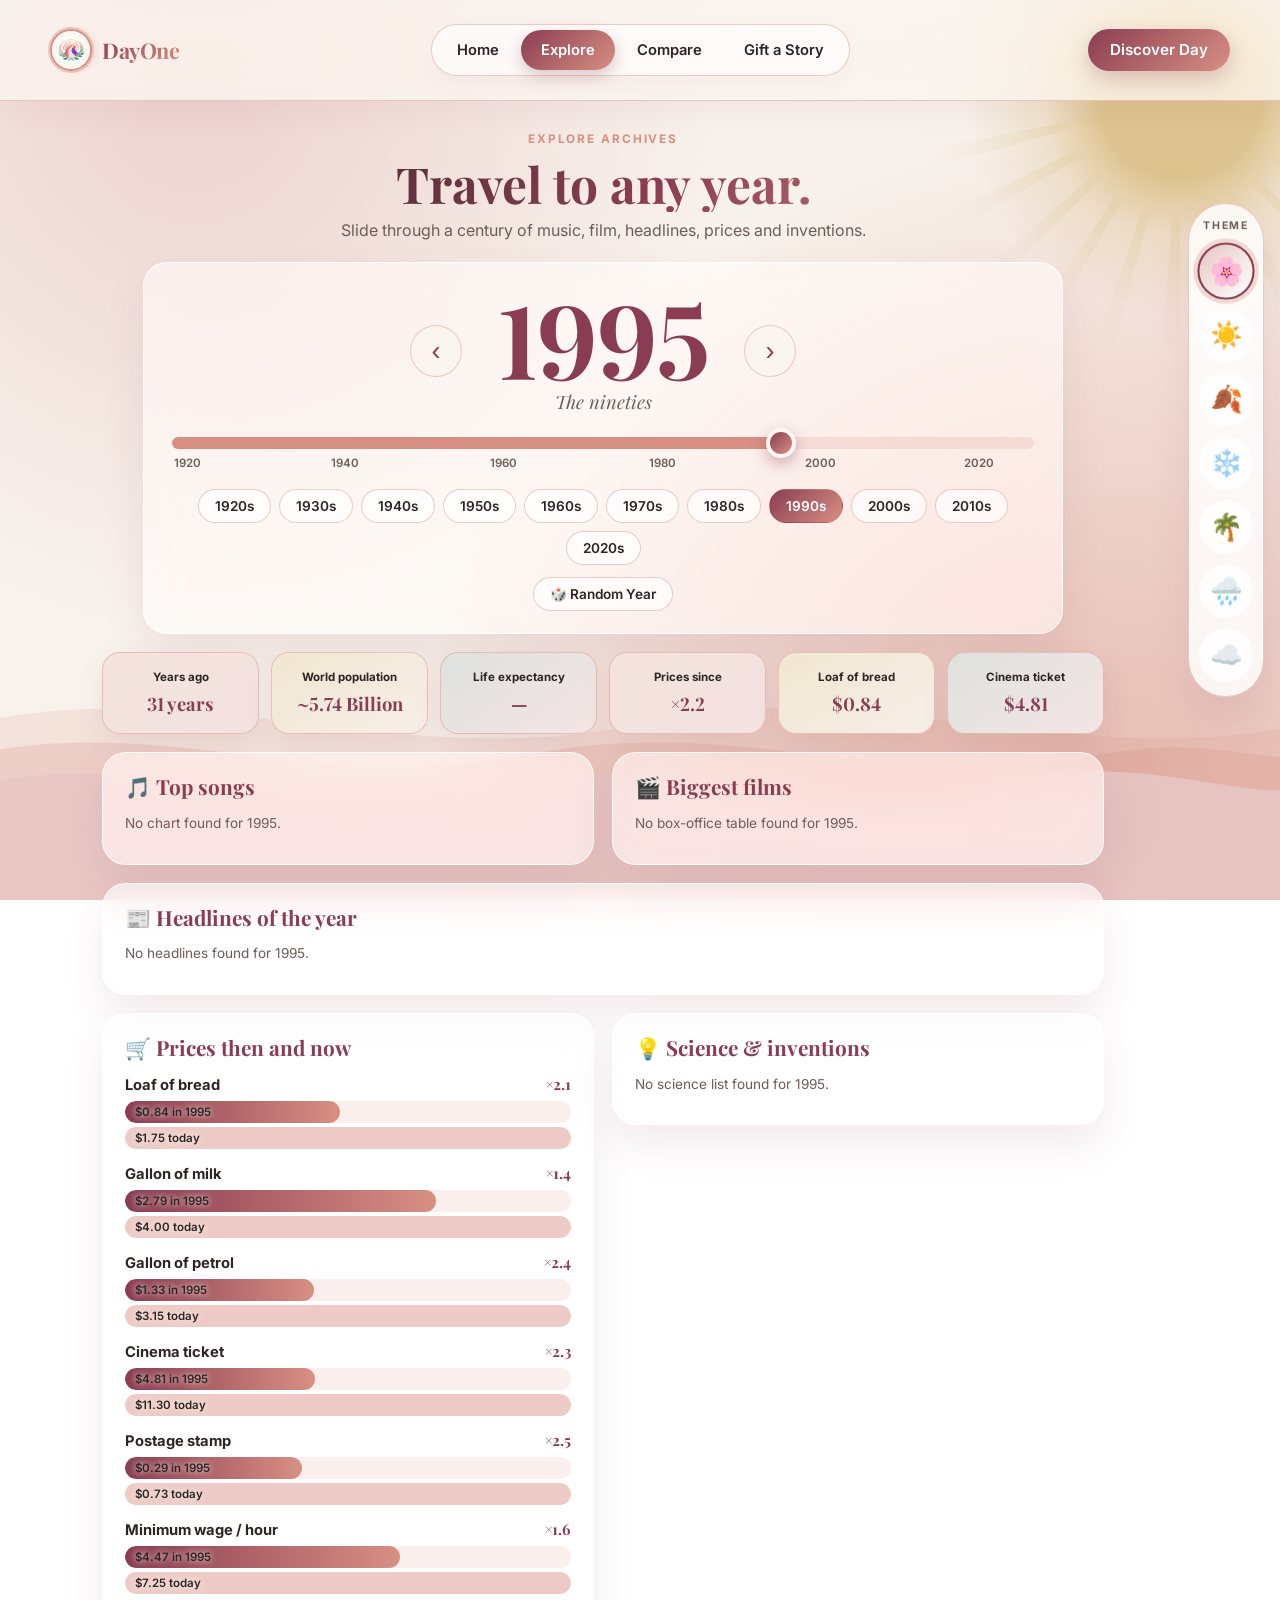
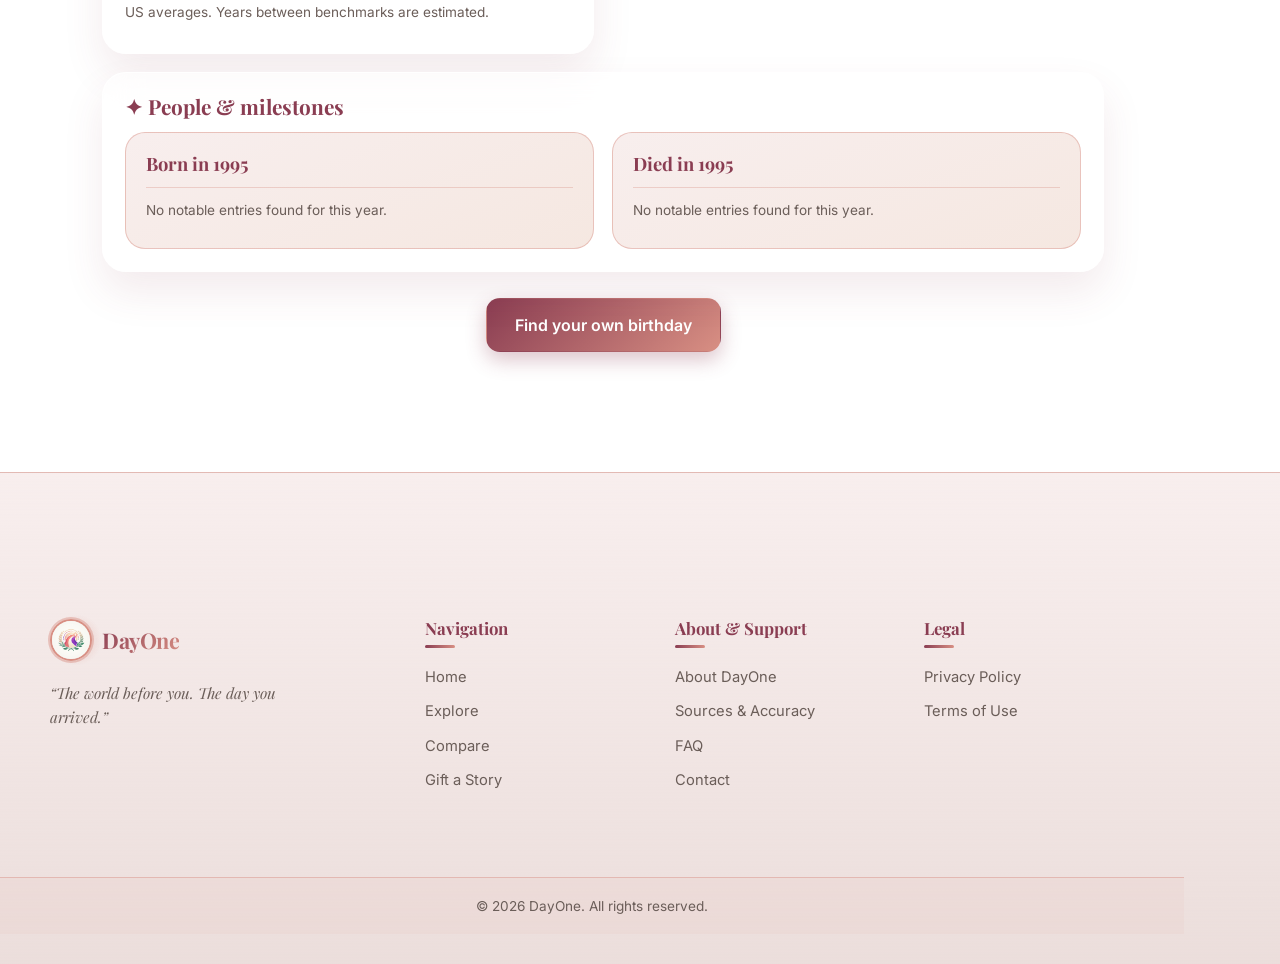
<file: explore.html>
<!DOCTYPE html>
<html lang="en">
<head>
    <meta charset="UTF-8">
    <meta name="viewport" content="width=device-width, initial-scale=1.0">
    <title>Explore the Decades — DayOne</title>
    
    <link rel="icon" type="image/png" href="images/logo.jpg">
    <link rel="preconnect" href="https://fonts.googleapis.com">
    <link rel="preconnect" href="https://fonts.gstatic.com" crossorigin>
    <link href="https://fonts.googleapis.com/css2?family=Inter:wght@300;400;500;600;700&family=Playfair+Display:ital,wght@0,400;0,600;0,700;1,400&display=swap" rel="stylesheet">
    <link rel="stylesheet" href="css/style.css">
    <link rel="stylesheet" href="css/theme.css">
    <link rel="stylesheet" href="css/explore.css">
    <script src="js/theme.js"></script>
</head>
<body>
    <header class="site-header">
        <div class="header-container">
            <a href="index.html" class="logo-link">
                <img src="images/logo.jpg" alt="DayOne Logo" class="brand-logo">
                <span class="brand-title">DayOne</span>
            </a>
            
            <nav class="main-nav" id="mainNav">
                <ul>
                    <li><a href="index.html">Home</a></li>
                    <li><a href="explore.html" class="active">Explore</a></li>
                    <li><a href="compare.html">Compare</a></li>
                    <li><a href="gift.html">Gift a Story</a></li>
                </ul>
            </nav>

            <div class="header-actions">
                <a href="index.html#birthdayForm" class="btn btn-primary-header">Discover Day</a>
                <button class="mobile-menu-toggle" id="mobileMenuToggle" aria-label="Toggle Navigation">
                    <span></span>
                    <span></span>
                    <span></span>
                </button>
            </div>
        </div>
    </header>

    <main class="pg">
        <div class="pg-hero"><span class="eyebrow">Explore Archives</span><h1>Travel to any year.</h1><p>Slide through a century of music, film, headlines, prices and inventions.</p></div>
        <section class="gl tm" aria-label="Year selector">
            <div class="tm-top">
                <button type="button" class="tm-step" id="prev" aria-label="Previous year">‹</button>
                <div class="tm-yr"><b id="yrOut">1995</b><span id="era"></span></div>
                <button type="button" class="tm-step" id="next" aria-label="Next year">›</button>
            </div>
            <input type="range" id="yr" min="1920" max="2025" value="1995" aria-label="Year">
            <div class="tm-ticks" id="ticks" aria-hidden="true"></div>
            <div class="pills" id="decades"></div>
            <div class="tm-act"><button type="button" class="pill" id="rand">🎲 Random year</button></div>
        </section>
        <section class="glance" id="glance" aria-label="The year at a glance"></section>
        <div class="xgrid">
            <article class="gl" id="pMusic"><h3>🎵 Top songs</h3><div class="pb"></div></article>
            <article class="gl" id="pFilm"><h3>🎬 Biggest films</h3><div class="pb"></div></article>
            <article class="gl full" id="pNews"><h3>📰 Headlines of the year</h3><div class="pb"></div></article>
            <article class="gl" id="pPrice"><h3>🛒 Prices then and now</h3><div class="pb"></div></article>
            <article class="gl" id="pTech"><h3>💡 Science &amp; inventions</h3><div class="pb"></div></article>
            <article class="gl full" id="pPeople"><h3>✦ People &amp; milestones</h3><div class="pb"></div></article>
        </div>
        <p class="pg-cta"><a class="btn btn-primary" href="index.html">Find your own birthday</a></p>
    </main>

    <footer class="site-footer">
        <div class="container footer-container">
            <div class="footer-col">
                <a href="index.html" class="logo-link footer-logo">
                    <img src="images/logo.jpg" alt="DayOne Logo" class="brand-logo">
                    <span class="brand-title">DayOne</span>
                </a>
                <p class="footer-tagline">“The world before you. The day you arrived.”</p>
            </div>
            <div class="footer-col">
                <h4>Navigation</h4>
                <ul>
                    <li><a href="index.html">Home</a></li>
                    <li><a href="explore.html">Explore</a></li>
                    <li><a href="compare.html">Compare</a></li>
                    <li><a href="gift.html">Gift a Story</a></li>
                </ul>
            </div>
            <div class="footer-col">
                <h4>About & Support</h4>
                <ul>
                    <li><a href="about.html">About DayOne</a></li>
                    <li><a href="sources.html">Sources & Accuracy</a></li>
                    <li><a href="faq.html">FAQ</a></li>
                    <li><a href="contact.html">Contact</a></li>
                </ul>
            </div>
            <div class="footer-col">
                <h4>Legal</h4>
                <ul>
                    <li><a href="privacy.html">Privacy Policy</a></li>
                    <li><a href="terms.html">Terms of Use</a></li>
                </ul>
            </div>
        </div>
        <div class="footer-bottom">
            <div class="container">
                <p>&copy; 2026 DayOne. All rights reserved.</p>
            </div>
        </div>
    </footer>

    <script src="js/script.js"></script>
    <script src="js/core.js"></script>
    <script src="js/explore.js"></script>
</body>
</html>
</file>
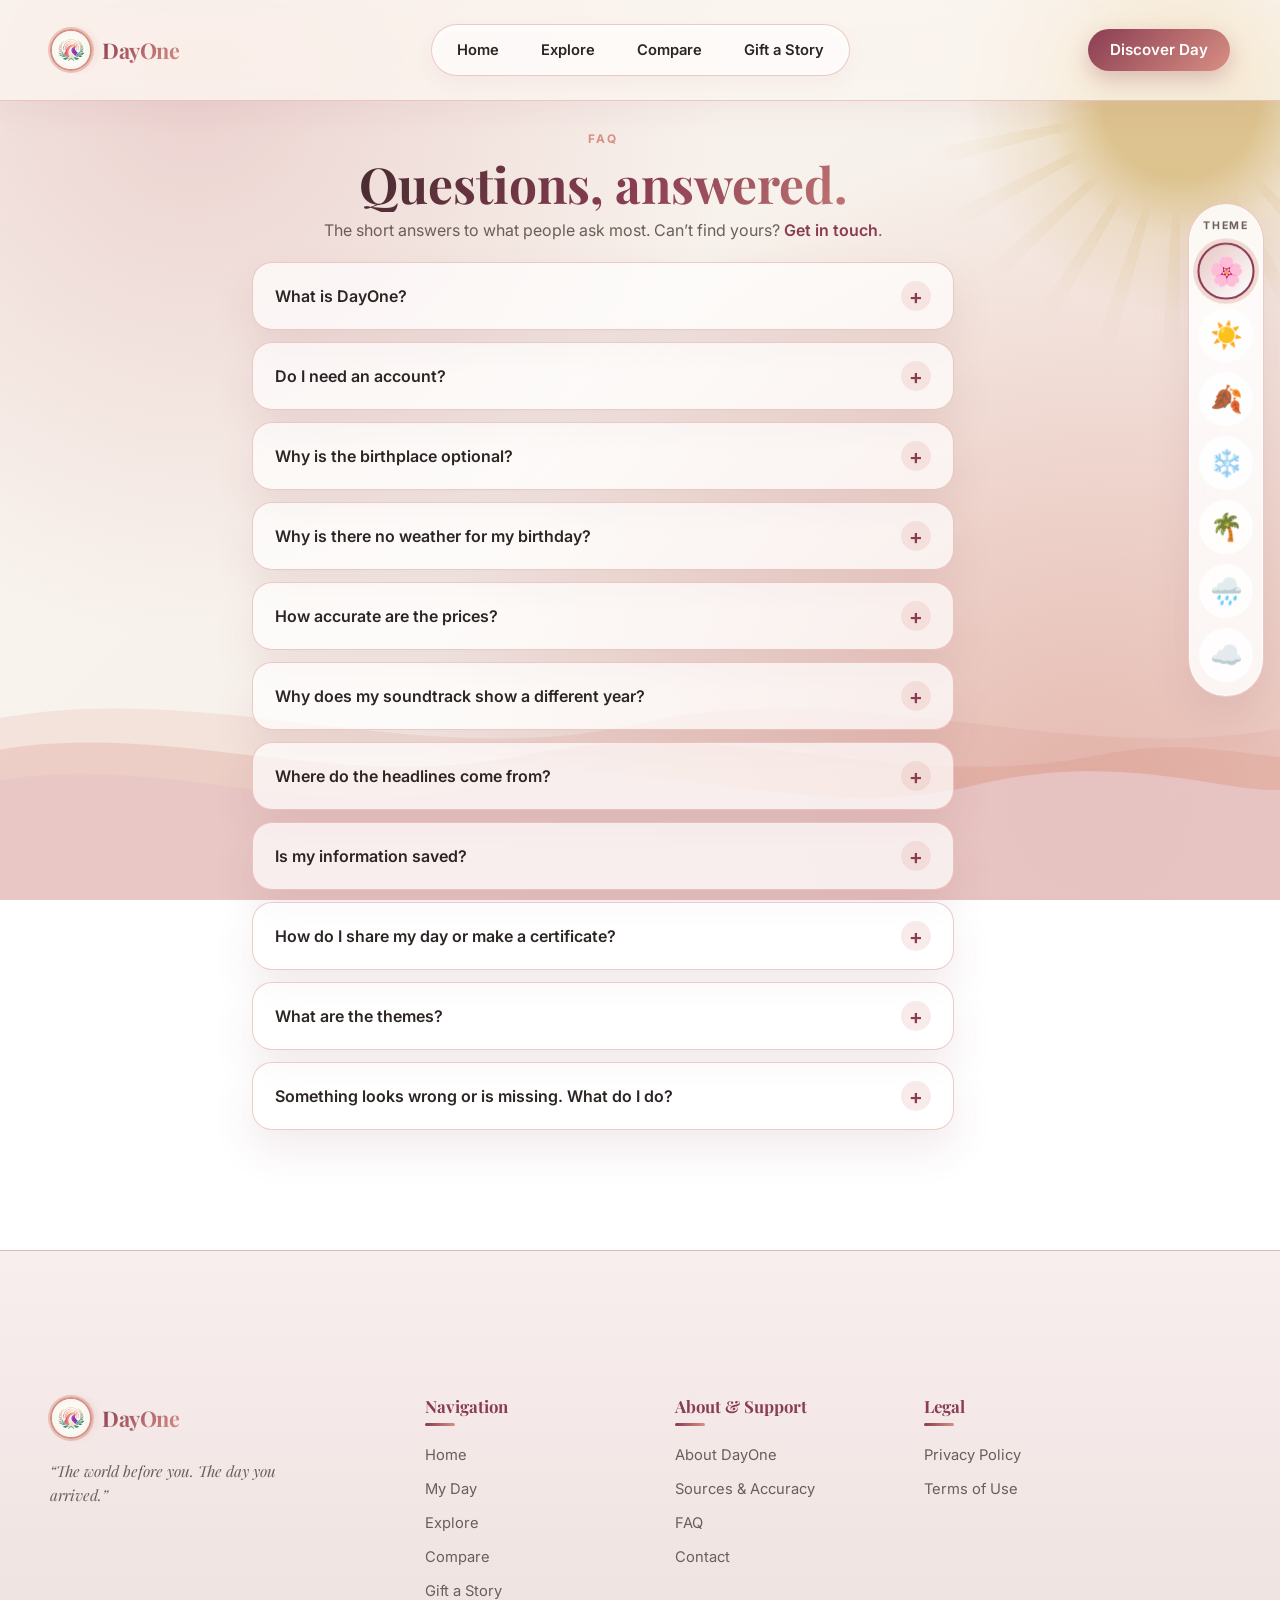
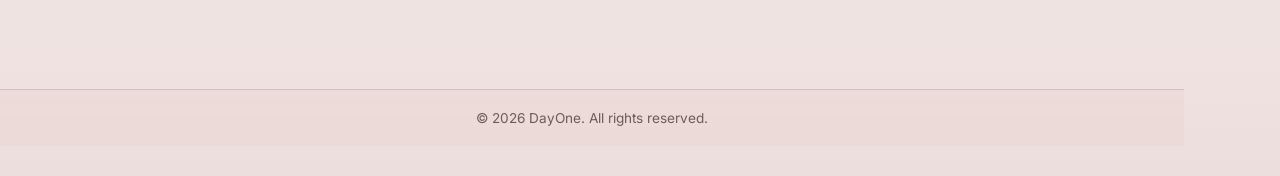
<file: faq.html>
<!DOCTYPE html>
<html lang="en">
<head>
    <meta charset="UTF-8">
    <meta name="viewport" content="width=device-width, initial-scale=1.0">
    <title>FAQ — DayOne</title>
    <link rel="icon" type="image/png" href="images/logo.jpg">
    <meta name="description" content="Answers to common questions about DayOne.">
    <link rel="preconnect" href="https://fonts.googleapis.com">
    <link rel="preconnect" href="https://fonts.gstatic.com" crossorigin>
    <link href="https://fonts.googleapis.com/css2?family=Inter:wght@300;400;500;600;700&family=Playfair+Display:ital,wght@0,400;0,600;0,700;1,400&display=swap" rel="stylesheet">
    <link rel="stylesheet" href="css/style.css">
    <link rel="stylesheet" href="css/theme.css">
    <script src="js/theme.js"></script>
</head>
<body>
    <header class="site-header">
        <div class="header-container">
            <a href="index.html" class="logo-link">
                <img src="images/logo.jpg" alt="DayOne Logo" class="brand-logo">
                <span class="brand-title">DayOne</span>
            </a>

            <nav class="main-nav" id="mainNav">
                <ul>
                    <li><a href="index.html">Home</a></li>
                    <li><a href="explore.html">Explore</a></li>
                    <li><a href="compare.html">Compare</a></li>
                    <li><a href="gift.html">Gift a Story</a></li>
                </ul>
            </nav>

            <div class="header-actions">
                <a href="index.html#birthdayForm" class="btn btn-primary-header">Discover Day</a>
                <button class="mobile-menu-toggle" id="mobileMenuToggle" aria-label="Toggle Navigation">
                    <span></span>
                    <span></span>
                    <span></span>
                </button>
            </div>
        </div>
    </header>

    <main class="pg pg-narrow">
        <div class="pg-hero"><span class="eyebrow">FAQ</span><h1>Questions, answered.</h1><p>The short answers to what people ask most. Can’t find yours? <a href="contact.html" style="color:var(--color-berry);font-weight:600">Get in touch</a>.</p></div>
        <div class="faq">
            <details><summary>What is DayOne?</summary><div>DayOne reconstructs the world around a birthday: the weather, number-one songs, everyday prices, headlines and more. See <a href="about.html">About DayOne</a> for the full story.</div></details>
            <details><summary>Do I need an account?</summary><div>No. There is nothing to sign up for. Enter a birthday and your story opens straight away.</div></details>
            <details><summary>Why is the birthplace optional?</summary><div>Weather, local charts, currency and country statistics all depend on where you were born. Without a place you still get a complete story using global data.</div></details>
            <details><summary>Why is there no weather for my birthday?</summary><div>Weather records in DayOne begin in 1940, and a birthplace is needed to look them up. Add a place, or try a date from 1940 onward.</div></details>
            <details><summary>How accurate are the prices?</summary><div>They are estimates. DayOne uses national United States benchmark prices for items like bread, milk and a movie ticket, then converts them using purchasing-power data when your birthplace has it. Every price is labelled as estimated.</div></details>
            <details><summary>Why does my soundtrack show a different year?</summary><div>Ranked year-end charts start in 1946. For birthdays before 1950, My Day shows the earliest year-end chart on record. The Explore page goes back further with a selection of popular songs.</div></details>
            <details><summary>Where do the headlines come from?</summary><div>From Wikipedia’s current-events pages and its “On this day” feed. Exact daily news logs are only available for some dates, so DayOne tells you when it is showing events from the same date in other years.</div></details>
            <details><summary>Is my information saved?</summary><div>Your name, birthday and birthplace are not stored on a server. They travel in the page address so your story can be shared, and your theme choice is remembered in your own browser. Read the <a href="privacy.html">Privacy Policy</a> for details.</div></details>
            <details><summary>How do I share my day or make a certificate?</summary><div>Open <a href="gift.html">Gift a Story</a>, or use the button at the end of your My Day page. You can download the certificate as an image, print it, or copy a link to the full story.</div></details>
            <details><summary>What are the themes?</summary><div>There are five: spring, summer, autumn, winter and tropical. Use the switch on the right edge of any page. Your choice is remembered. If you haven’t picked one, My Day follows the season of your birth, or tropical for birthplaces near the equator.</div></details>
            <details><summary>Something looks wrong or is missing. What do I do?</summary><div>Send us the date and place using the <a href="contact.html">contact form</a>. Every chart and news item also has a source link you can follow.</div></details>
        </div>
    </main>

    <footer class="site-footer">
        <div class="container footer-container">
            <div class="footer-col">
                <a href="index.html" class="logo-link footer-logo">
                    <img src="images/logo.jpg" alt="DayOne Logo" class="brand-logo">
                    <span class="brand-title">DayOne</span>
                </a>
                <p class="footer-tagline">“The world before you. The day you arrived.”</p>
            </div>
            <div class="footer-col">
                <h4>Navigation</h4>
                <ul>
                    <li><a href="index.html">Home</a></li>
                    <li><a href="index.html#birthdayForm">My Day</a></li>
                    <li><a href="explore.html">Explore</a></li>
                    <li><a href="compare.html">Compare</a></li>
                    <li><a href="gift.html">Gift a Story</a></li>
                </ul>
            </div>
            <div class="footer-col">
                <h4>About &amp; Support</h4>
                <ul>
                    <li><a href="about.html">About DayOne</a></li>
                    <li><a href="sources.html">Sources &amp; Accuracy</a></li>
                    <li><a href="faq.html">FAQ</a></li>
                    <li><a href="contact.html">Contact</a></li>
                </ul>
            </div>
            <div class="footer-col">
                <h4>Legal</h4>
                <ul>
                    <li><a href="privacy.html">Privacy Policy</a></li>
                    <li><a href="terms.html">Terms of Use</a></li>
                </ul>
            </div>
        </div>
        <div class="footer-bottom">
            <div class="container">
                <p>&copy; 2026 DayOne. All rights reserved.</p>
            </div>
        </div>
    </footer>

    <script src="js/script.js"></script>
</body>
</html>
</file>
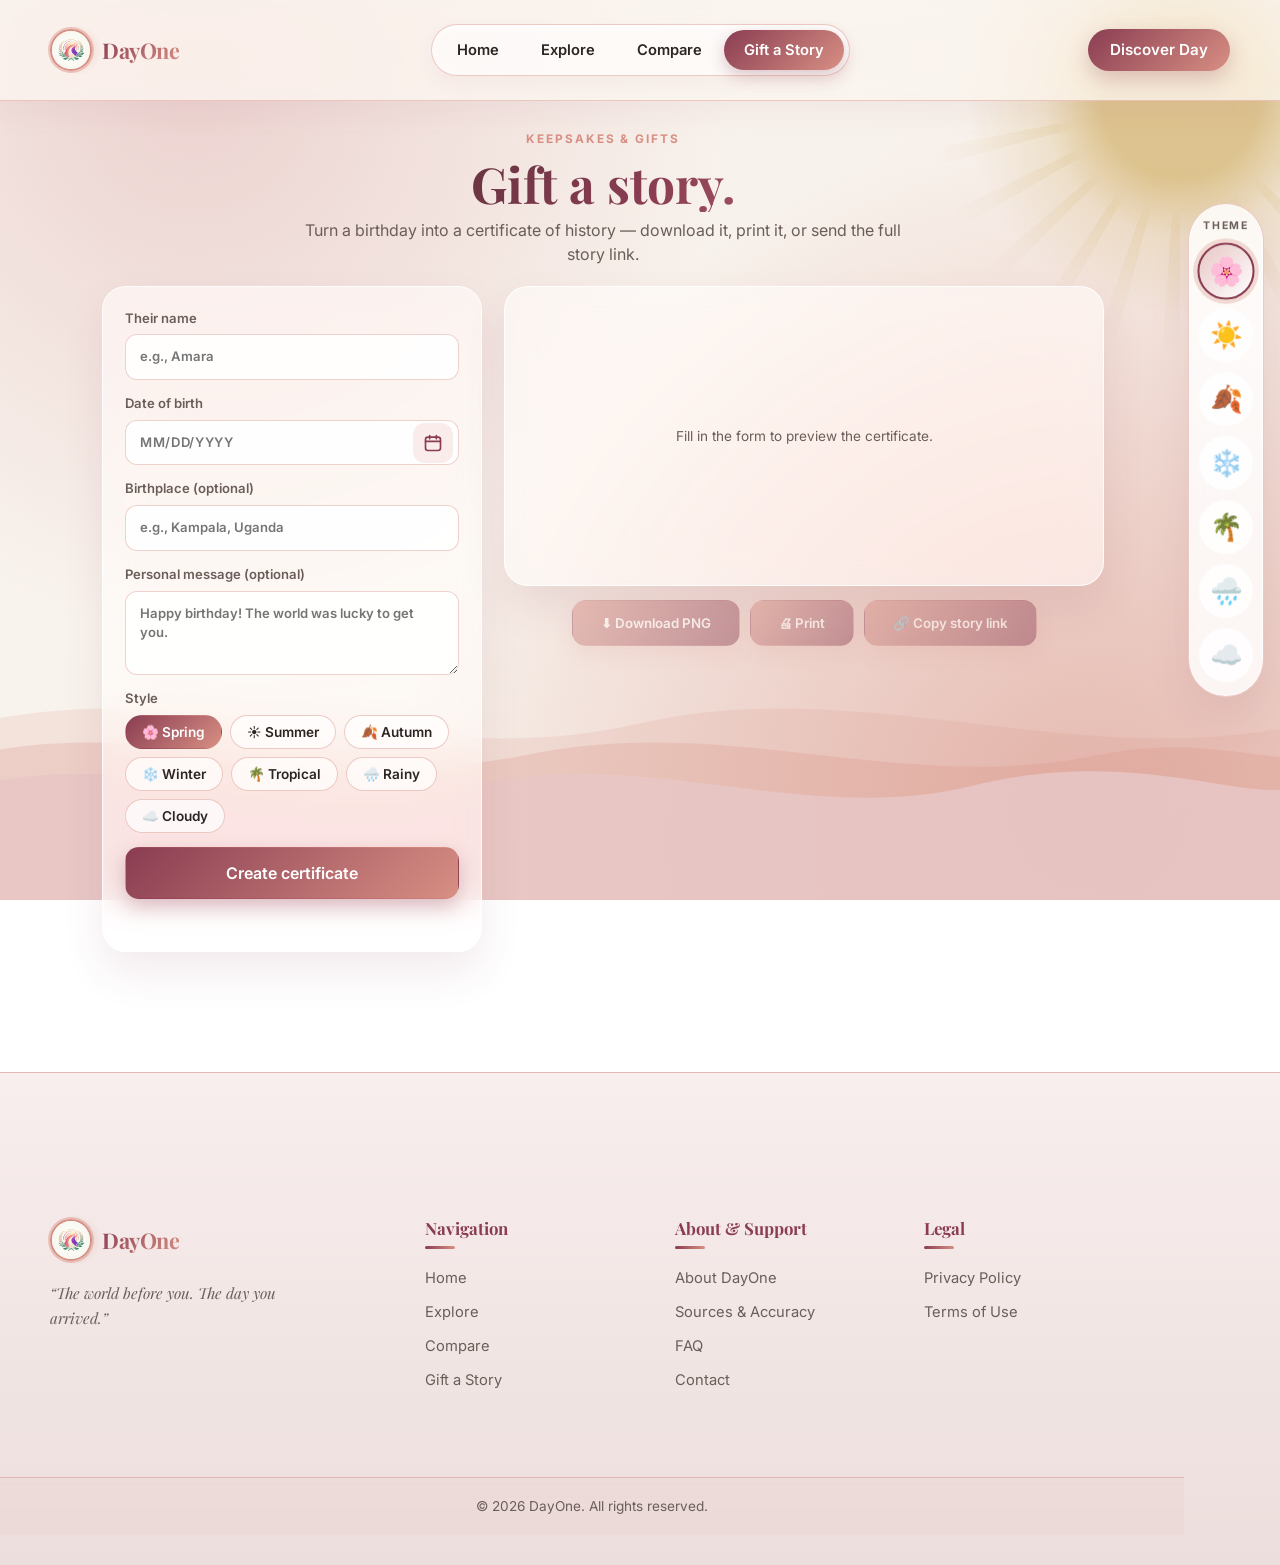
<file: gift.html>
<!DOCTYPE html>
<html lang="en">
<head>
    <meta charset="UTF-8">
    <meta name="viewport" content="width=device-width, initial-scale=1.0">
    <title>Gift a Story — DayOne</title>
    <link rel="icon" type="image/png" href="images/logo.jpg">
    <link rel="preconnect" href="https://fonts.googleapis.com">
    <link rel="preconnect" href="https://fonts.gstatic.com" crossorigin>
    <link href="https://fonts.googleapis.com/css2?family=Inter:wght@300;400;500;600;700&family=Playfair+Display:ital,wght@0,400;0,600;0,700;1,400&display=swap" rel="stylesheet">
    <link rel="stylesheet" href="css/style.css">
    <link rel="stylesheet" href="css/theme.css">
    <link rel="stylesheet" href="css/gift.css">
    <script src="js/theme.js"></script>
</head>
<body>
    <header class="site-header">
        <div class="header-container">
            <a href="index.html" class="logo-link">
                <img src="images/logo.jpg" alt="DayOne Logo" class="brand-logo">
                <span class="brand-title">DayOne</span>
            </a>
            
            <nav class="main-nav" id="mainNav">
                <ul>
                    <li><a href="index.html">Home</a></li>
                    <li><a href="explore.html">Explore</a></li>
                    <li><a href="compare.html">Compare</a></li>
                    <li><a href="gift.html" class="active">Gift a Story</a></li>
                </ul>
            </nav>

            <div class="header-actions">
                <a href="index.html#birthdayForm" class="btn btn-primary-header">Discover Day</a>
                <button class="mobile-menu-toggle" id="mobileMenuToggle" aria-label="Toggle Navigation">
                    <span></span>
                    <span></span>
                    <span></span>
                </button>
            </div>
        </div>
    </header>

    <main class="pg">
        <div class="pg-hero"><span class="eyebrow">Keepsakes &amp; Gifts</span><h1>Gift a story.</h1><p>Turn a birthday into a certificate of history — download it, print it, or send the full story link.</p></div>
        <div class="gift-grid">
            <form id="gf" class="gl gform" novalidate>
                <label class="fld">Their name<input type="text" id="gn" placeholder="e.g., Amara" maxlength="40" required></label>
                <label class="fld">Date of birth<input type="date" id="gd" required></label>
                <label class="fld">Birthplace (optional)<input type="text" id="gp" list="gpl" placeholder="e.g., Kampala, Uganda" autocomplete="off"><datalist id="gpl"></datalist></label>
                <label class="fld">Personal message (optional)<textarea id="gm" rows="3" maxlength="140" placeholder="Happy birthday! The world was lucky to get you."></textarea></label>
                <div class="fld">Style<div class="pills" id="gt"></div></div>
                <button class="btn btn-primary btn-large" type="submit" id="gbtn">Create certificate</button>
                <div class="form-error" id="gerr" aria-live="polite"></div>
            </form>
            <div class="gprev">
                <div class="gl cwrap"><canvas id="cert" width="1600" height="1130"></canvas><p class="note" id="cph">Fill in the form to preview the certificate.</p></div>
                <div class="gact"><button class="btn btn-secondary" id="gdl" disabled>⬇ Download PNG</button><button class="btn btn-secondary" id="gpr" disabled>🖨 Print</button><button class="btn btn-secondary" id="gln" disabled>🔗 Copy story link</button></div>
            </div>
        </div>
     
    </main>

    <footer class="site-footer">
        <div class="container footer-container">
            <div class="footer-col">
                <a href="index.html" class="logo-link footer-logo">
                    <img src="images/logo.jpg" alt="DayOne Logo" class="brand-logo">
                    <span class="brand-title">DayOne</span>
                </a>
                <p class="footer-tagline">“The world before you. The day you arrived.”</p>
            </div>
            <div class="footer-col">
                <h4>Navigation</h4>
                <ul>
                    <li><a href="index.html">Home</a></li>
                    <li><a href="explore.html">Explore</a></li>
                    <li><a href="compare.html">Compare</a></li>
                    <li><a href="gift.html">Gift a Story</a></li>
                </ul>
            </div>
            <div class="footer-col">
                <h4>About & Support</h4>
                <ul>
                    <li><a href="about.html">About DayOne</a></li>
                    <li><a href="sources.html">Sources & Accuracy</a></li>
                    <li><a href="faq.html">FAQ</a></li>
                    <li><a href="contact.html">Contact</a></li>
                </ul>
            </div>
            <div class="footer-col">
                <h4>Legal</h4>
                <ul>
                    <li><a href="privacy.html">Privacy Policy</a></li>
                    <li><a href="terms.html">Terms of Use</a></li>
                </ul>
            </div>
        </div>
        <div class="footer-bottom">
            <div class="container">
                <p>&copy; 2026 DayOne. All rights reserved.</p>
            </div>
        </div>
    </footer>

    <script src="js/script.js"></script>
    <script src="js/core.js"></script>
    <script src="js/certificate.js"></script>
    <script src="js/gift.js"></script>
</body>
</html>
</file>
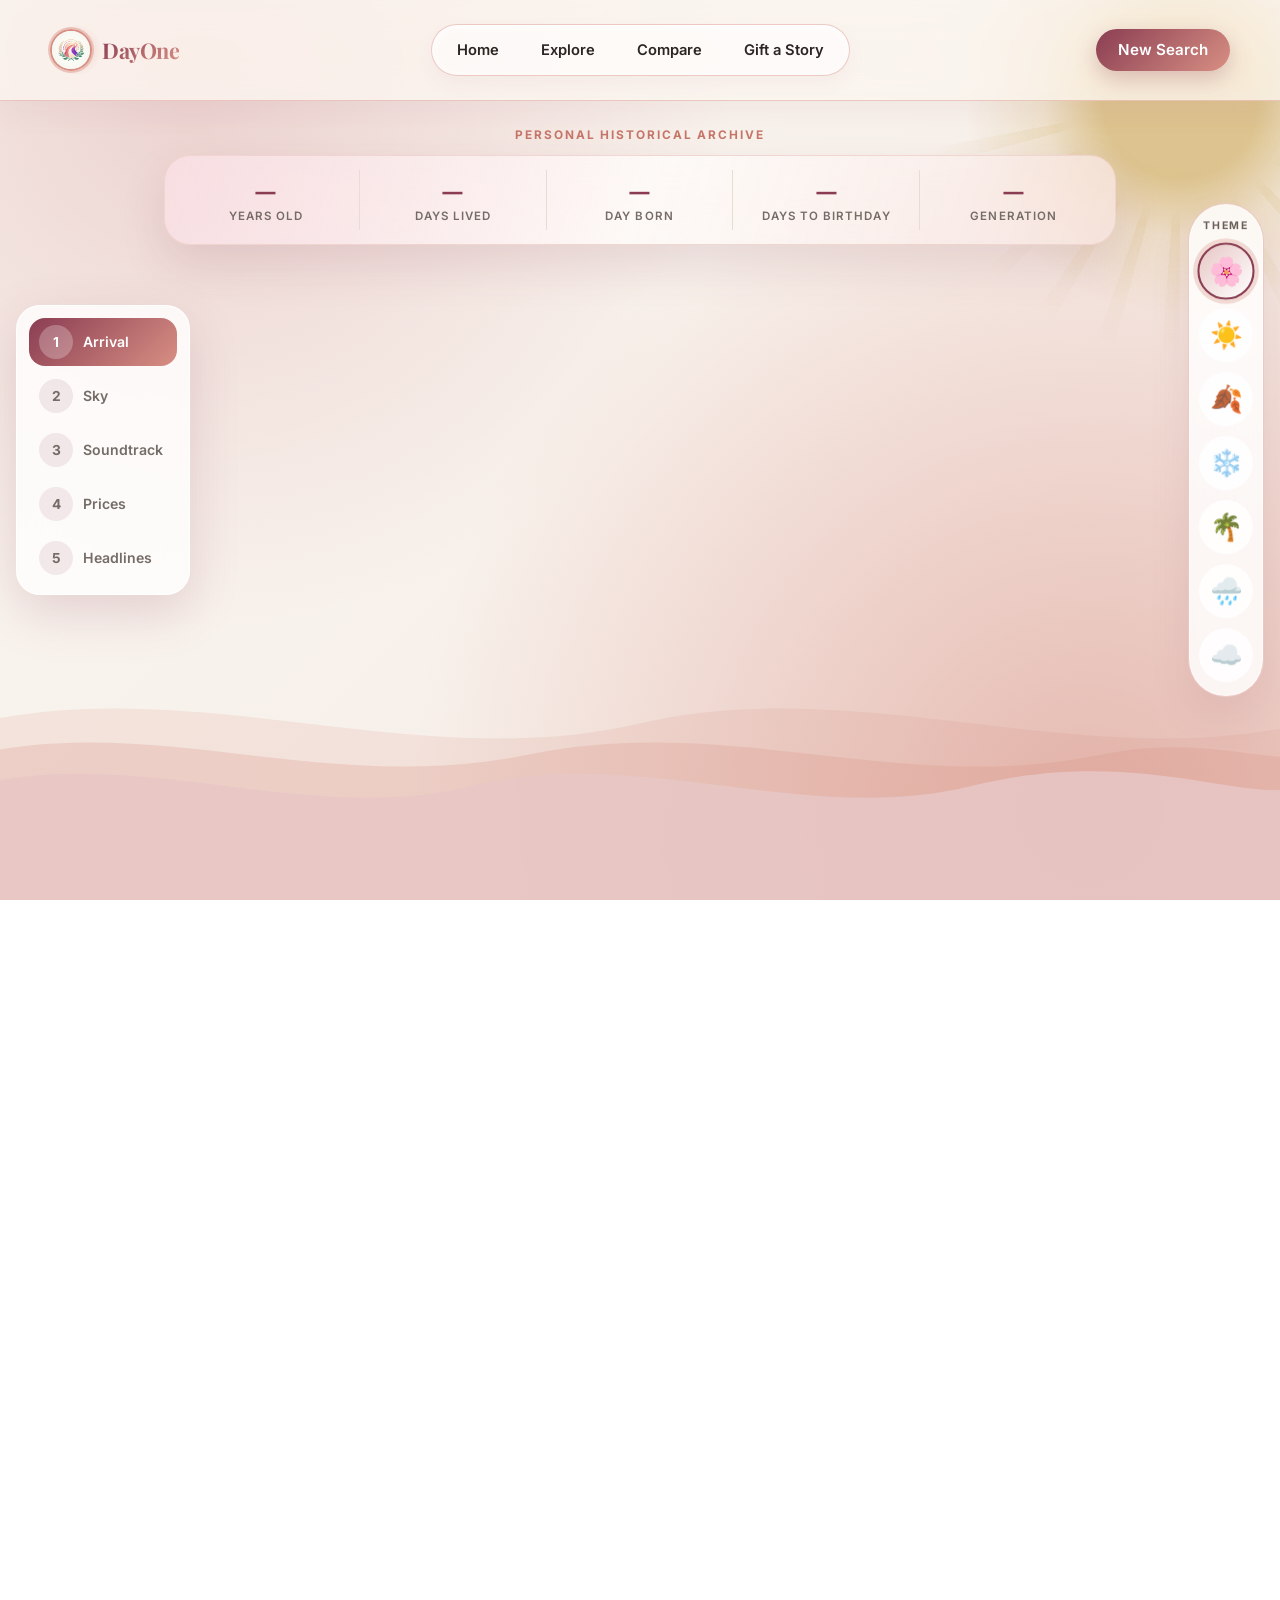
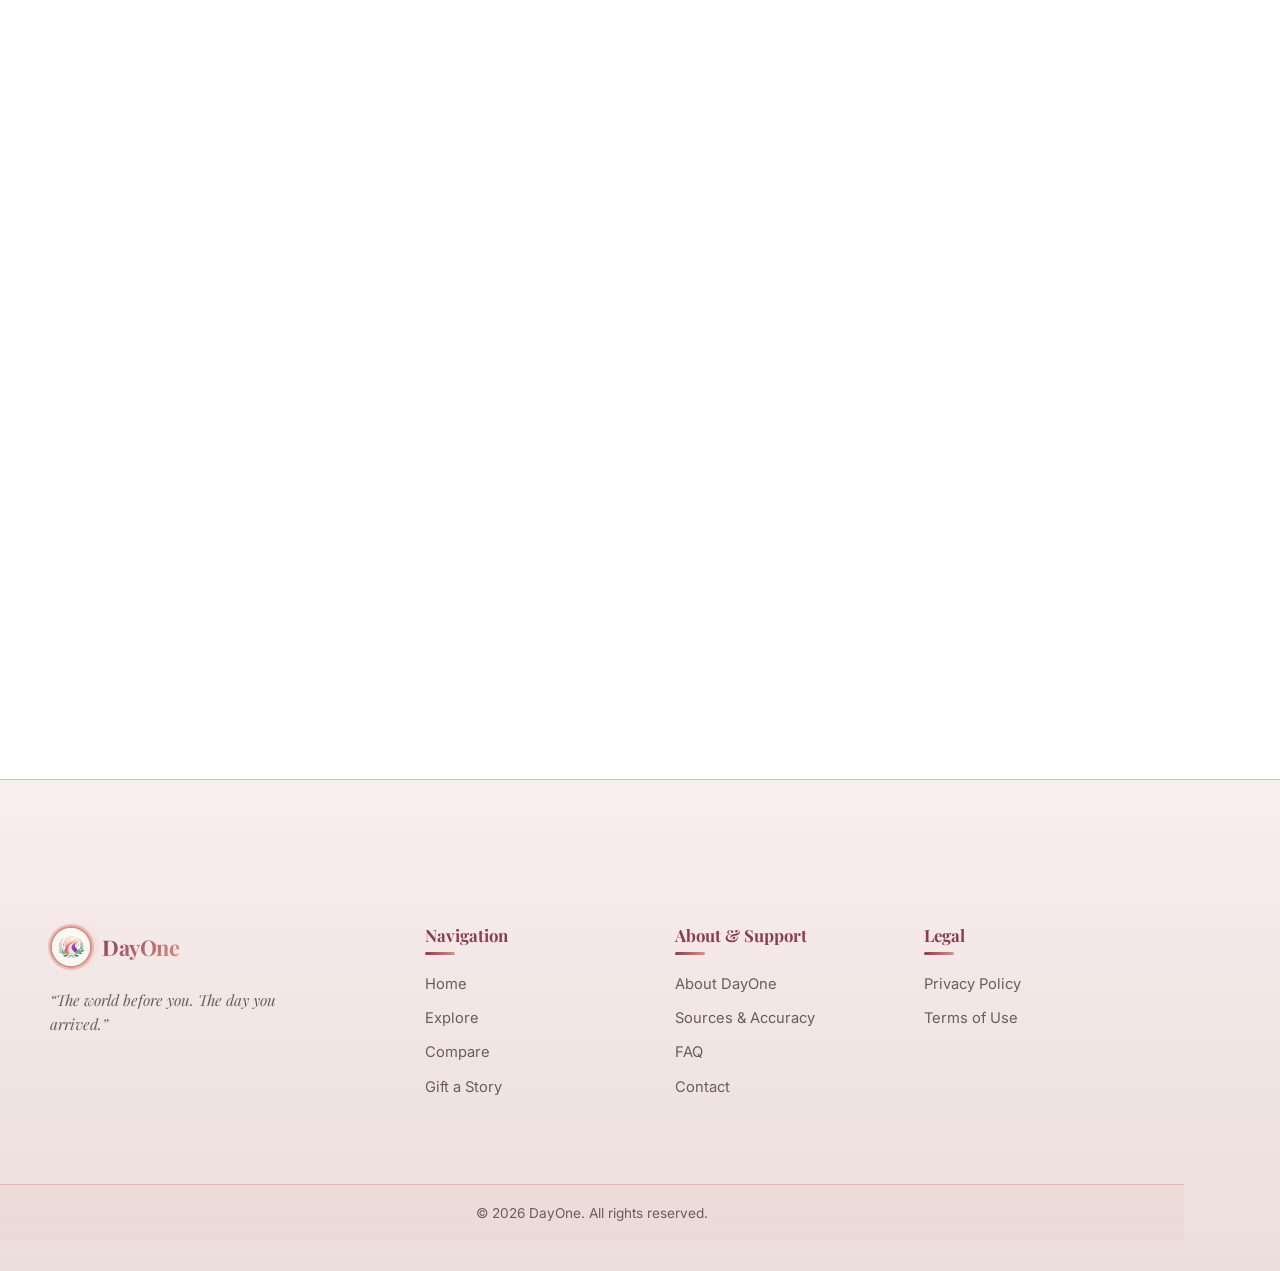
<file: my-day.html>
<!DOCTYPE html>
<html lang="en">
<head>
    <meta charset="UTF-8">
    <meta name="viewport" content="width=device-width, initial-scale=1.0">
    <title>Your Personal History — DayOne</title>
    <link rel="icon" type="image/png" href="images/logo.jpg">
    <!-- Google Fonts -->
    <link rel="preconnect" href="https://fonts.googleapis.com">
    <link rel="preconnect" href="https://fonts.gstatic.com" crossorigin>
    <link href="https://fonts.googleapis.com/css2?family=Inter:wght@300;400;500;600;700&family=Playfair+Display:ital,wght@0,400;0,600;0,700;1,400&display=swap" rel="stylesheet">
    <!-- Stylesheets -->
    <link rel="stylesheet" href="css/style.css">
    <link rel="stylesheet" href="css/theme.css">
    <script src="js/theme.js"></script>
    <link rel="stylesheet" href="css/my-day.css">
</head>
<body>

    <!-- Header & Navigation -->
    <header class="site-header">
        <div class="header-container">
            <a href="index.html" class="logo-link">
                <img src="images/logo.jpg" alt="DayOne Logo" class="brand-logo">
                <span class="brand-title">DayOne</span>
            </a>
            
            <nav class="main-nav" id="mainNav">
                <ul>
                    <li><a href="index.html">Home</a></li>
                    <li><a href="explore.html">Explore</a></li>
                    <li><a href="compare.html">Compare</a></li>
                    <li><a href="gift.html">Gift a Story</a></li>
                </ul>
            </nav>

            <div class="header-actions">
                <a href="index.html#birthdayForm" class="btn btn-primary-header">New Search</a>
                <button class="mobile-menu-toggle" id="mobileMenuToggle" aria-label="Toggle Navigation">
                    <span></span>
                    <span></span>
                    <span></span>
                </button>
            </div>
        </div>
    </header>

    <main class="my-day-main" id="page" data-season="spring">
        <div class="blob b1"></div><div class="blob b2"></div><div class="blob b3"></div>

        <nav class="rail" id="rail" aria-label="Chapters">
            <a href="#chapter-1" class="active"><span class="n">1</span><b>Arrival</b></a>
            <a href="#chapter-2"><span class="n">2</span><b>Sky</b></a>
            <a href="#chapter-3"><span class="n">3</span><b>Soundtrack</b></a>
            <a href="#chapter-4"><span class="n">4</span><b>Prices</b></a>
            <a href="#chapter-5"><span class="n">5</span><b>Headlines</b></a>
        </nav>

        <header class="hero">
            <span class="eyebrow">Personal Historical Archive</span>
            <div class="strip glass">
                <div><b id="statAge">—</b><small>Years old</small></div>
                <div><b id="statDaysLived">—</b><small>Days lived</small></div>
                <div><b id="statDayOfWeek">—</b><small>Day born</small></div>
                <div><b id="statNextBirthday">—</b><small>Days to birthday</small></div>
                <div><b id="statGeneration">—</b><small>Generation</small></div>
            </div>
        </header>

        <section id="chapter-1" class="chap wide">
            <div class="cele glass">
                <div class="season-emoji" id="seasonEmoji">🌸</div>
                <span class="brandline">Day One</span>
                <span class="eyebrow">A Celebration of Life</span>
                <h2 class="cele-sub" id="celeSub">The Day the World Welcomed You</h2>
                <h1 id="displayFormattedDate">Loading your birthday…</h1>
                <p class="loc" id="displayLocation">Global Historical Archive</p>
                <span class="chip" id="seasonChip"></span>
                <p class="lead" id="introPassage">Loading…</p>
                <div class="facts" id="facts"></div>
            </div>
            <div class="life-wrap">
                <span class="eyebrow">Your life in numbers</span>
                <div id="lifeBox"></div>
            </div>
        </section>

        <section id="discover" class="chap wide">
            <div class="disc">
                <article class="dcard glass" id="dStar"><span class="eyebrow">Your Star</span><h3>A star that matches your age.</h3><div class="dbody"><p class="note">Looking at the sky…</p></div></article>
                <article class="dcard glass" id="dSky"><span class="eyebrow">Born under the same sky</span><h3>Who shares your birthday?</h3><p class="sub" id="dSkySub"></p><div class="dbody"><p class="note">Finding famous birthdays…</p></div></article>
                <article class="dcard glass" id="dFilm"><span class="eyebrow">Beyond the Silver Screen</span><h3>The stories everyone watched.</h3><p class="sub">Popular movies, television shows, box-office hits and entertainment from the year you were born.</p><div class="dbody"><p class="note">Rolling the credits…</p></div></article>
                <article class="dcard glass" id="dNum"><span class="eyebrow">The Numbers of Your Beginning</span><h3>A little perspective on the year you arrived.</h3><p class="sub">The world’s population, life expectancy, currency exchange rates and other fascinating statistics.</p><div class="dbody"><p class="note">Crunching the numbers…</p></div></article>
                <article class="dcard glass astro-card" id="dZodiac"><span class="eyebrow">Your Zodiac</span><h3>The constellation of your birthday.</h3><div class="dbody"><p class="note">Reading the stars…</p></div></article>
                <article class="dcard glass astro-card" id="dChinese"><span class="eyebrow">Your Chinese Zodiac</span><h3>An animal sign in a twelve-year cycle.</h3><div class="dbody"><p class="note">Finding your lunar year…</p></div></article>
            </div>
        </section>

        <section id="chapter-2" class="chap">
            <span class="eyebrow">Chapter 02 · The air around you</span><h2>What the weather was like.</h2>
            <div id="weatherBox"><p class="note">Looking up the weather…</p></div>
            <div class="sky glass" id="skyBox"></div>
        </section>

        <section id="chapter-3" class="chap wide">
            <span class="eyebrow">Chapter 03</span><h2>The soundtrack of your birth.</h2>
            <div id="soundtrackContainer"></div>
        </section>

        <section id="chapter-4" class="chap">
            <span class="eyebrow">Chapter 04 · <span id="priceScopeTag">Estimated</span></span><h2>What things cost.</h2>
            <div id="receiptContainer"></div>
        </section>

        <section id="chapter-5" class="chap">
            <span class="eyebrow">Chapter 05</span><h2>What was happening in the world.</h2>
            <ul class="events" id="eventsListContainer"></ul>
            <div class="endcta">
                <a class="btn btn-primary" id="giftLink" href="gift.html">🎁 Turn this day into a certificate</a>
                <a class="btn btn-secondary" id="cmpLink" href="compare.html">Compare with another birthday</a>
            </div>
        </section>

    </main>

    <!-- Footer -->
    <footer class="site-footer">
        <div class="container footer-container">
            <div class="footer-col">
                <a href="index.html" class="logo-link footer-logo">
                    <img src="images/logo.jpg" alt="DayOne Logo" class="brand-logo">
                    <span class="brand-title">DayOne</span>
                </a>
                <p class="footer-tagline">“The world before you. The day you arrived.”</p>
            </div>
            <div class="footer-col">
                <h4>Navigation</h4>
                <ul>
                    <li><a href="index.html">Home</a></li>
                    <li><a href="explore.html">Explore</a></li>
                    <li><a href="compare.html">Compare</a></li>
                    <li><a href="gift.html">Gift a Story</a></li>
                </ul>
            </div>
            <div class="footer-col">
                <h4>About & Support</h4>
                <ul>
                    <li><a href="about.html">About DayOne</a></li>
                    <li><a href="sources.html">Sources & Accuracy</a></li>
                    <li><a href="faq.html">FAQ</a></li>
                    <li><a href="contact.html">Contact</a></li>
                </ul>
            </div>
            <div class="footer-col">
                <h4>Legal</h4>
                <ul>
                    <li><a href="privacy.html">Privacy Policy</a></li>
                    <li><a href="terms.html">Terms of Use</a></li>
                </ul>
            </div>
        </div>
        <div class="footer-bottom">
            <div class="container">
                <p>&copy; 2026 DayOne. All rights reserved.</p>
            </div>
        </div>
    </footer>

    <!-- JavaScript -->
    <script src="js/script.js"></script>
    <script src="js/core.js"></script>
    <script src="js/my-day.js"></script>
</body>
</html>
</file>
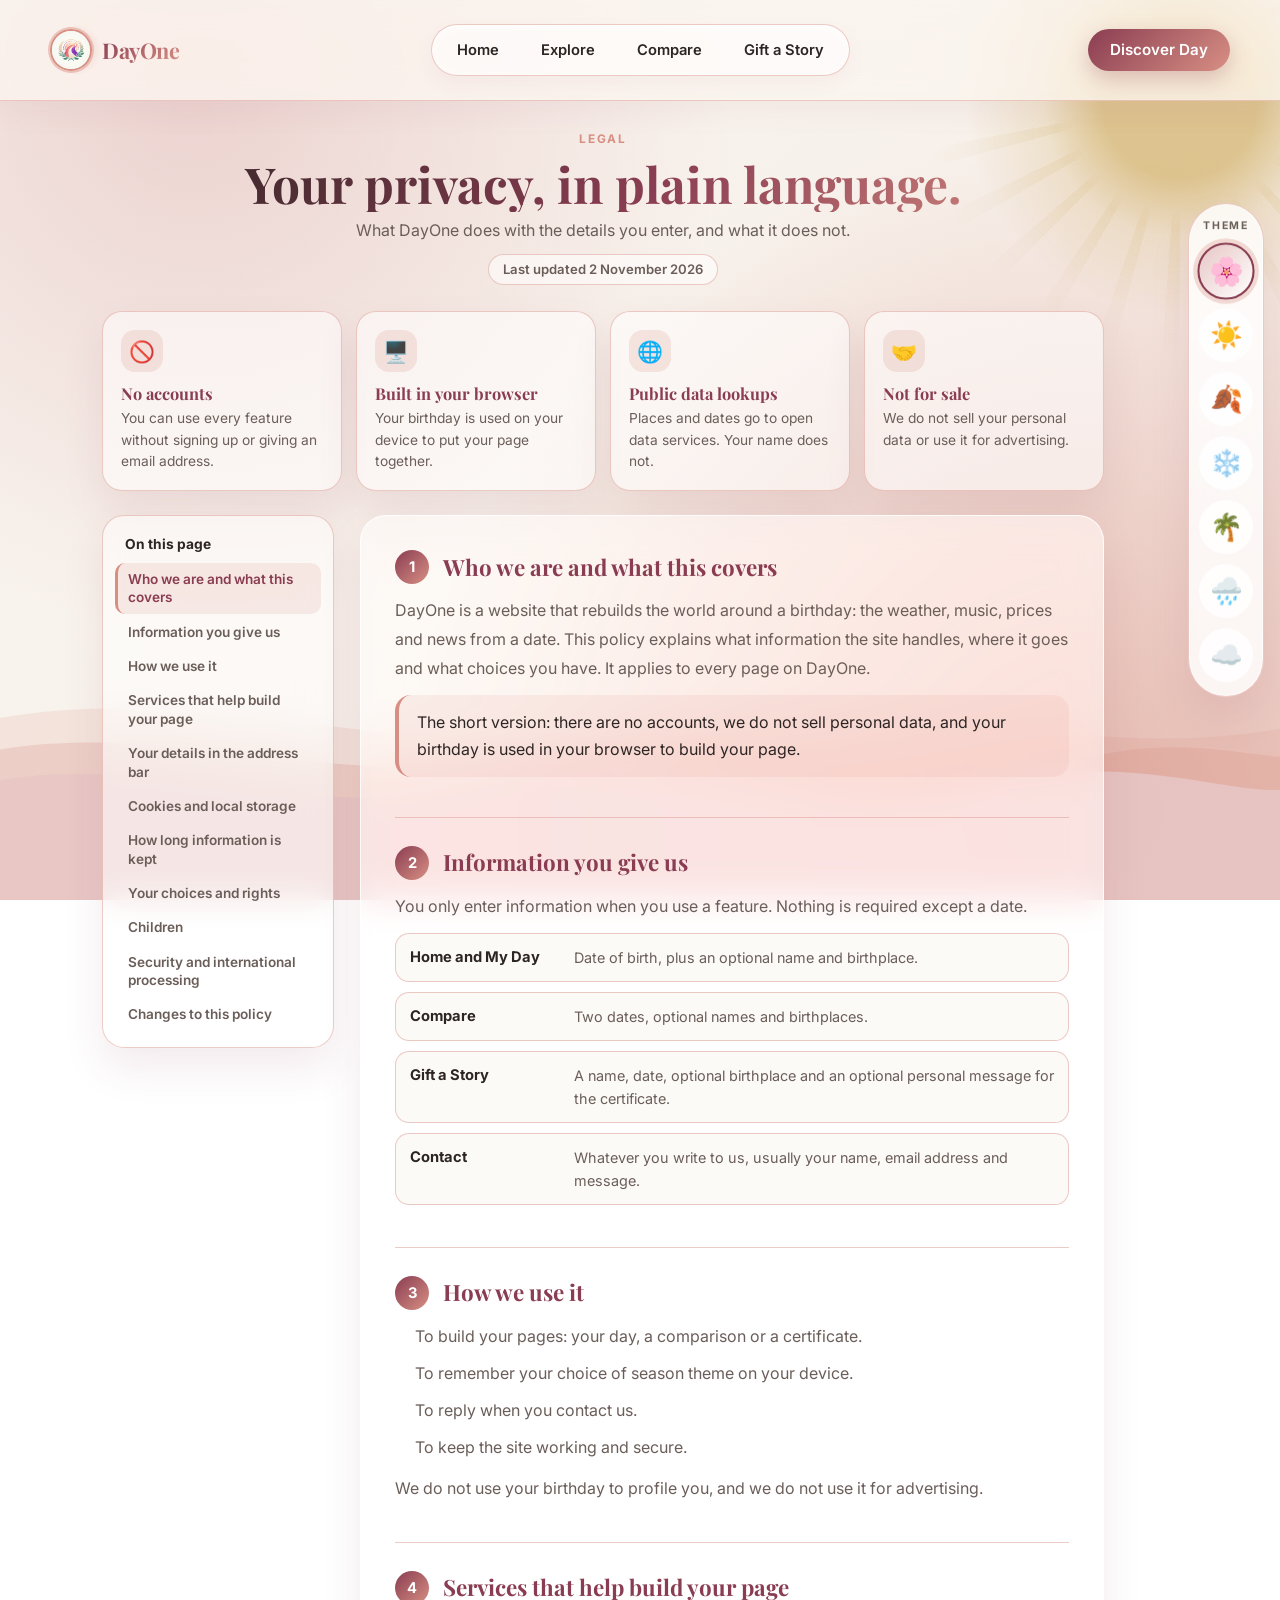
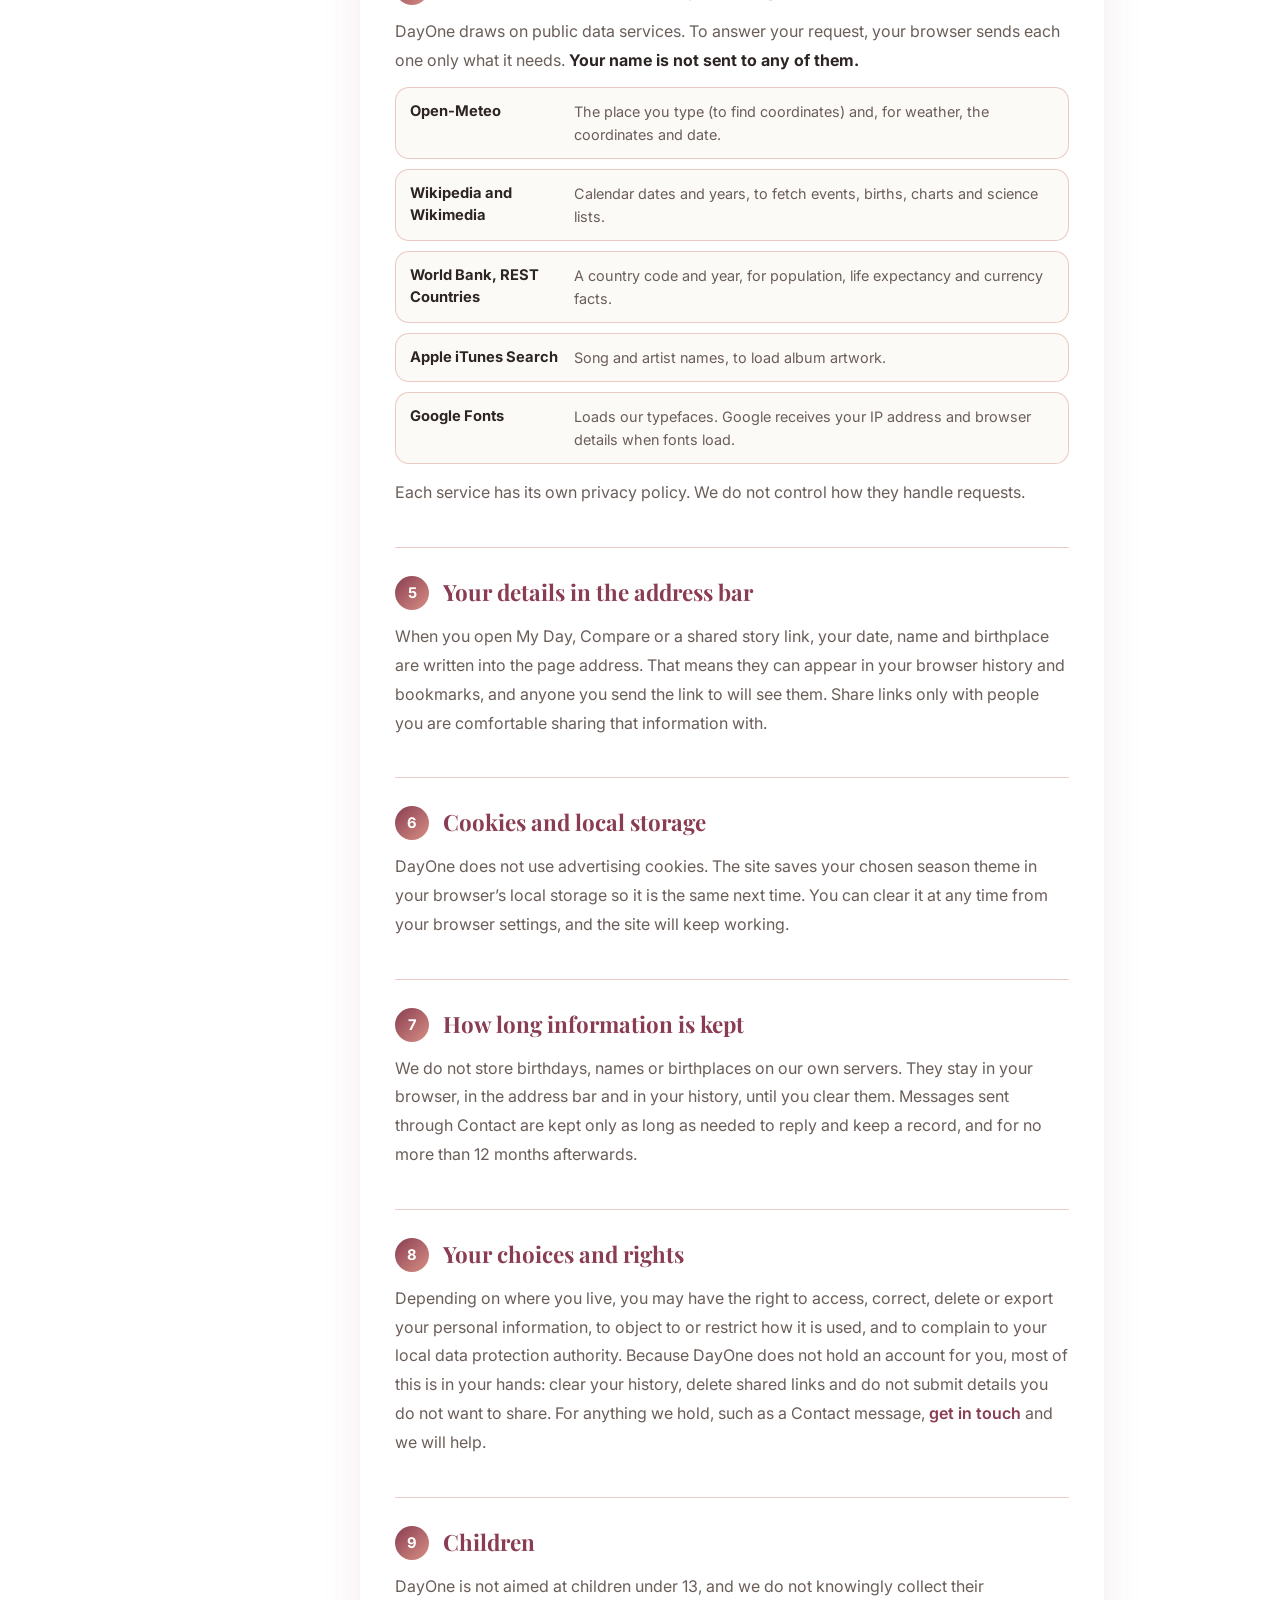
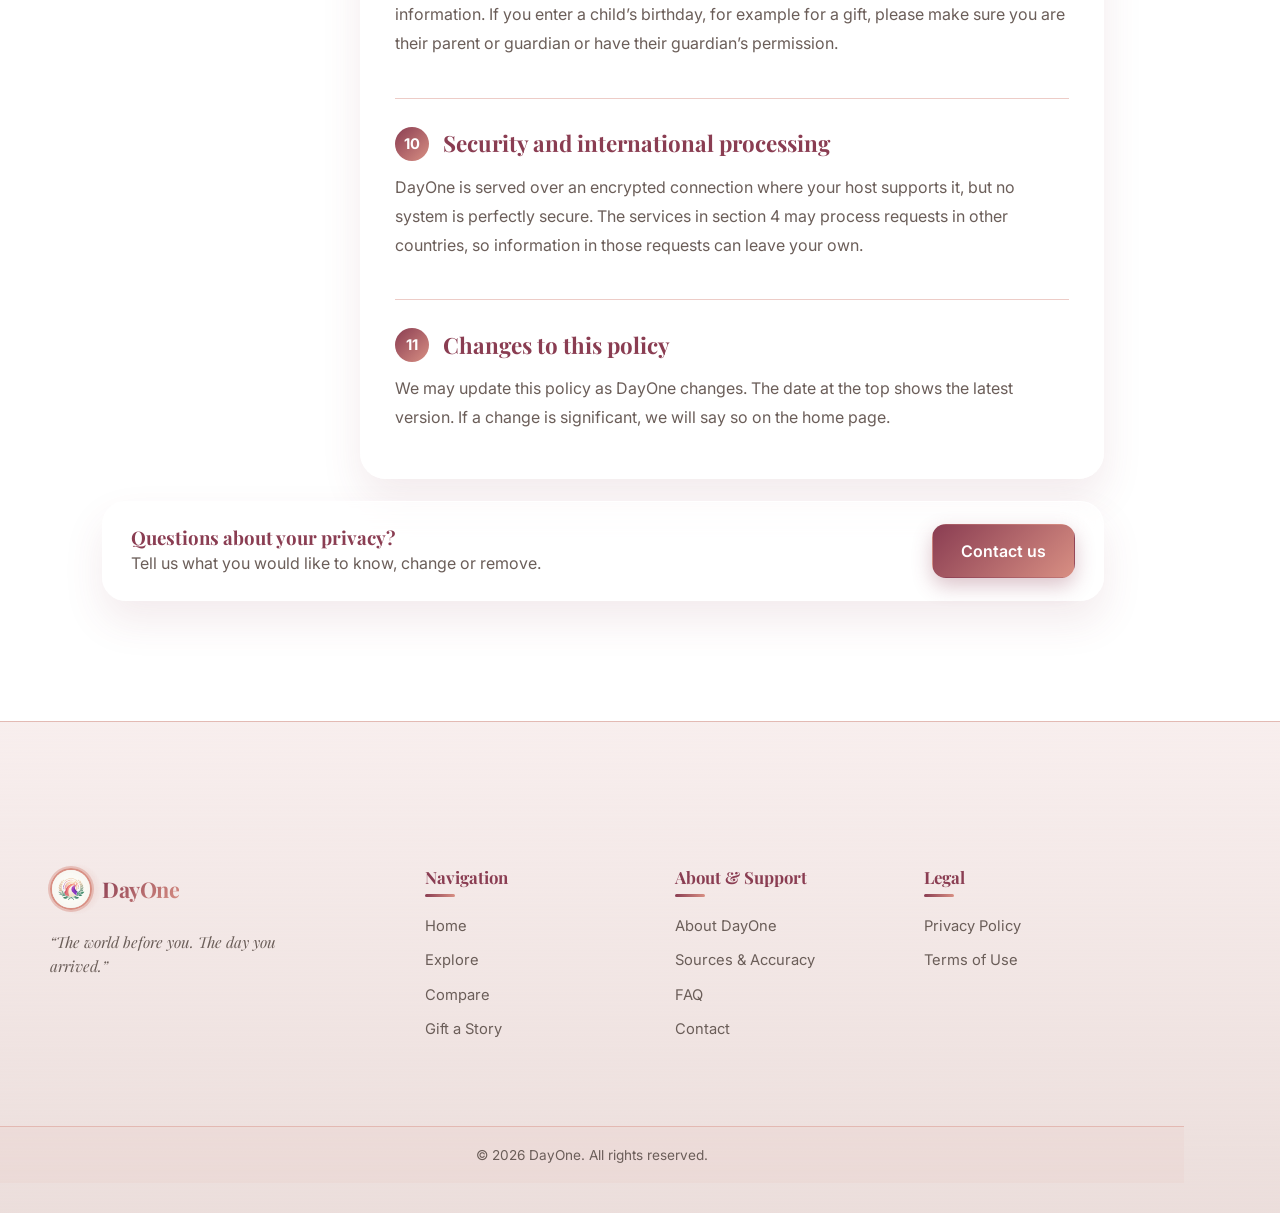
<file: privacy.html>
<!DOCTYPE html>
<html lang="en">
<head>
    <meta charset="UTF-8">
    <meta name="viewport" content="width=device-width, initial-scale=1.0">
    <title>Privacy Policy — DayOne</title>
    <link rel="icon" type="image/png" href="images/logo.jpg">
    <link rel="preconnect" href="https://fonts.googleapis.com">
    <link rel="preconnect" href="https://fonts.gstatic.com" crossorigin>
    <link href="https://fonts.googleapis.com/css2?family=Inter:wght@300;400;500;600;700&family=Playfair+Display:ital,wght@0,400;0,600;0,700;1,400&display=swap" rel="stylesheet">
    <link rel="stylesheet" href="css/style.css">
    <link rel="stylesheet" href="css/theme.css">
    <link rel="stylesheet" href="css/legal.css">
    <script src="js/theme.js"></script>
</head>
<body>
    <header class="site-header">
        <div class="header-container">
            <a href="index.html" class="logo-link">
                <img src="images/logo.jpg" alt="DayOne Logo" class="brand-logo">
                <span class="brand-title">DayOne</span>
            </a>
            
            <nav class="main-nav" id="mainNav">
                <ul>
                    <li><a href="index.html">Home</a></li>
                    <li><a href="explore.html">Explore</a></li>
                    <li><a href="compare.html">Compare</a></li>
                    <li><a href="gift.html">Gift a Story</a></li>
                </ul>
            </nav>

            <div class="header-actions">
                <a href="index.html#birthdayForm" class="btn btn-primary-header">Discover Day</a>
                <button class="mobile-menu-toggle" id="mobileMenuToggle" aria-label="Toggle Navigation">
                    <span></span>
                    <span></span>
                    <span></span>
                </button>
            </div>
        </div>
    </header>

    <main class="pg lg">
        <div class="lg-prog" aria-hidden="true"><i id="lgp"></i></div>
        <div class="pg-hero"><span class="eyebrow">Legal</span><h1>Your privacy, in plain language.</h1><p>What DayOne does with the details you enter, and what it does not.</p><span class="lg-meta">Last updated 2 November 2026</span></div>
        <div class="lg-key"><div class="k"><div class="ico">🚫</div><b>No accounts</b><p>You can use every feature without signing up or giving an email address.</p></div><div class="k"><div class="ico">🖥️</div><b>Built in your browser</b><p>Your birthday is used on your device to put your page together.</p></div><div class="k"><div class="ico">🌐</div><b>Public data lookups</b><p>Places and dates go to open data services. Your name does not.</p></div><div class="k"><div class="ico">🤝</div><b>Not for sale</b><p>We do not sell your personal data or use it for advertising.</p></div></div>
        <div class="lg-grid">
            <aside class="lg-toc"><b>On this page</b><nav aria-label="On this page"><ol><li><a href="#s1">Who we are and what this covers</a></li><li><a href="#s2">Information you give us</a></li><li><a href="#s3">How we use it</a></li><li><a href="#s4">Services that help build your page</a></li><li><a href="#s5">Your details in the address bar</a></li><li><a href="#s6">Cookies and local storage</a></li><li><a href="#s7">How long information is kept</a></li><li><a href="#s8">Your choices and rights</a></li><li><a href="#s9">Children</a></li><li><a href="#s10">Security and international processing</a></li><li><a href="#s11">Changes to this policy</a></li></ol></nav></aside>
            <article class="gl lg-doc"><section id="s1"><h2><span>1</span>Who we are and what this covers</h2><p>DayOne is a website that rebuilds the world around a birthday: the weather, music, prices and news from a date. This policy explains what information the site handles, where it goes and what choices you have. It applies to every page on DayOne.</p><div class="lg-note">The short version: there are no accounts, we do not sell personal data, and your birthday is used in your browser to build your page.</div></section><section id="s2"><h2><span>2</span>Information you give us</h2><p>You only enter information when you use a feature. Nothing is required except a date.</p><div class="lg-tbl"><div><b>Home and My Day</b><span>Date of birth, plus an optional name and birthplace.</span></div><div><b>Compare</b><span>Two dates, optional names and birthplaces.</span></div><div><b>Gift a Story</b><span>A name, date, optional birthplace and an optional personal message for the certificate.</span></div><div><b>Contact</b><span>Whatever you write to us, usually your name, email address and message.</span></div></div></section><section id="s3"><h2><span>3</span>How we use it</h2><ul><li>To build your pages: your day, a comparison or a certificate.</li><li>To remember your choice of season theme on your device.</li><li>To reply when you contact us.</li><li>To keep the site working and secure.</li></ul><p>We do not use your birthday to profile you, and we do not use it for advertising.</p></section><section id="s4"><h2><span>4</span>Services that help build your page</h2><p>DayOne draws on public data services. To answer your request, your browser sends each one only what it needs. <strong>Your name is not sent to any of them.</strong></p><div class="lg-tbl"><div><b>Open-Meteo</b><span>The place you type (to find coordinates) and, for weather, the coordinates and date.</span></div><div><b>Wikipedia and Wikimedia</b><span>Calendar dates and years, to fetch events, births, charts and science lists.</span></div><div><b>World Bank, REST Countries</b><span>A country code and year, for population, life expectancy and currency facts.</span></div><div><b>Apple iTunes Search</b><span>Song and artist names, to load album artwork.</span></div><div><b>Google Fonts</b><span>Loads our typefaces. Google receives your IP address and browser details when fonts load.</span></div></div><p>Each service has its own privacy policy. We do not control how they handle requests.</p></section><section id="s5"><h2><span>5</span>Your details in the address bar</h2><p>When you open My Day, Compare or a shared story link, your date, name and birthplace are written into the page address. That means they can appear in your browser history and bookmarks, and anyone you send the link to will see them. Share links only with people you are comfortable sharing that information with.</p></section><section id="s6"><h2><span>6</span>Cookies and local storage</h2><p>DayOne does not use advertising cookies. The site saves your chosen season theme in your browser’s local storage so it is the same next time. You can clear it at any time from your browser settings, and the site will keep working.</p></section><section id="s7"><h2><span>7</span>How long information is kept</h2><p>We do not store birthdays, names or birthplaces on our own servers. They stay in your browser, in the address bar and in your history, until you clear them. Messages sent through Contact are kept only as long as needed to reply and keep a record, and for no more than 12 months afterwards.</p></section><section id="s8"><h2><span>8</span>Your choices and rights</h2><p>Depending on where you live, you may have the right to access, correct, delete or export your personal information, to object to or restrict how it is used, and to complain to your local data protection authority. Because DayOne does not hold an account for you, most of this is in your hands: clear your history, delete shared links and do not submit details you do not want to share. For anything we hold, such as a Contact message, <a href="contact.html">get in touch</a> and we will help.</p></section><section id="s9"><h2><span>9</span>Children</h2><p>DayOne is not aimed at children under 13, and we do not knowingly collect their information. If you enter a child’s birthday, for example for a gift, please make sure you are their parent or guardian or have their guardian’s permission.</p></section><section id="s10"><h2><span>10</span>Security and international processing</h2><p>DayOne is served over an encrypted connection where your host supports it, but no system is perfectly secure. The services in section 4 may process requests in other countries, so information in those requests can leave your own.</p></section><section id="s11"><h2><span>11</span>Changes to this policy</h2><p>We may update this policy as DayOne changes. The date at the top shows the latest version. If a change is significant, we will say so on the home page.</p></section></article>
        </div>
        <aside class="gl lg-help"><div><h3>Questions about your privacy?</h3><p>Tell us what you would like to know, change or remove.</p></div><a class="btn btn-primary" href="contact.html">Contact us</a></aside>
    </main>

    <footer class="site-footer">
        <div class="container footer-container">
            <div class="footer-col">
                <a href="index.html" class="logo-link footer-logo">
                    <img src="images/logo.jpg" alt="DayOne Logo" class="brand-logo">
                    <span class="brand-title">DayOne</span>
                </a>
                <p class="footer-tagline">“The world before you. The day you arrived.”</p>
            </div>
            <div class="footer-col">
                <h4>Navigation</h4>
                <ul>
                    <li><a href="index.html">Home</a></li>
                    <li><a href="explore.html">Explore</a></li>
                    <li><a href="compare.html">Compare</a></li>
                    <li><a href="gift.html">Gift a Story</a></li>
                </ul>
            </div>
            <div class="footer-col">
                <h4>About & Support</h4>
                <ul>
                    <li><a href="about.html">About DayOne</a></li>
                    <li><a href="sources.html">Sources & Accuracy</a></li>
                    <li><a href="faq.html">FAQ</a></li>
                    <li><a href="contact.html">Contact</a></li>
                </ul>
            </div>
            <div class="footer-col">
                <h4>Legal</h4>
                <ul>
                    <li><a href="privacy.html">Privacy Policy</a></li>
                    <li><a href="terms.html">Terms of Use</a></li>
                </ul>
            </div>
        </div>
        <div class="footer-bottom">
            <div class="container">
                <p>&copy; 2026 DayOne. All rights reserved.</p>
            </div>
        </div>
    </footer>

    <script src="js/script.js"></script>
<script>
    (function(){var s=[].slice.call(document.querySelectorAll('.lg-doc section')),l=[].slice.call(document.querySelectorAll('.lg-toc a')),b=document.getElementById('lgp');
    function f(){var c=0,h=document.documentElement;s.forEach(function(e,i){if(e.getBoundingClientRect().top<=150)c=i;});l.forEach(function(a,i){a.classList.toggle('on',i===c);});b.style.width=Math.min(100,scrollY/Math.max(1,h.scrollHeight-innerHeight)*100)+'%';}
    addEventListener('scroll',f,{passive:true});addEventListener('resize',f);f();})();
    </script>
</body>
</html>
</file>
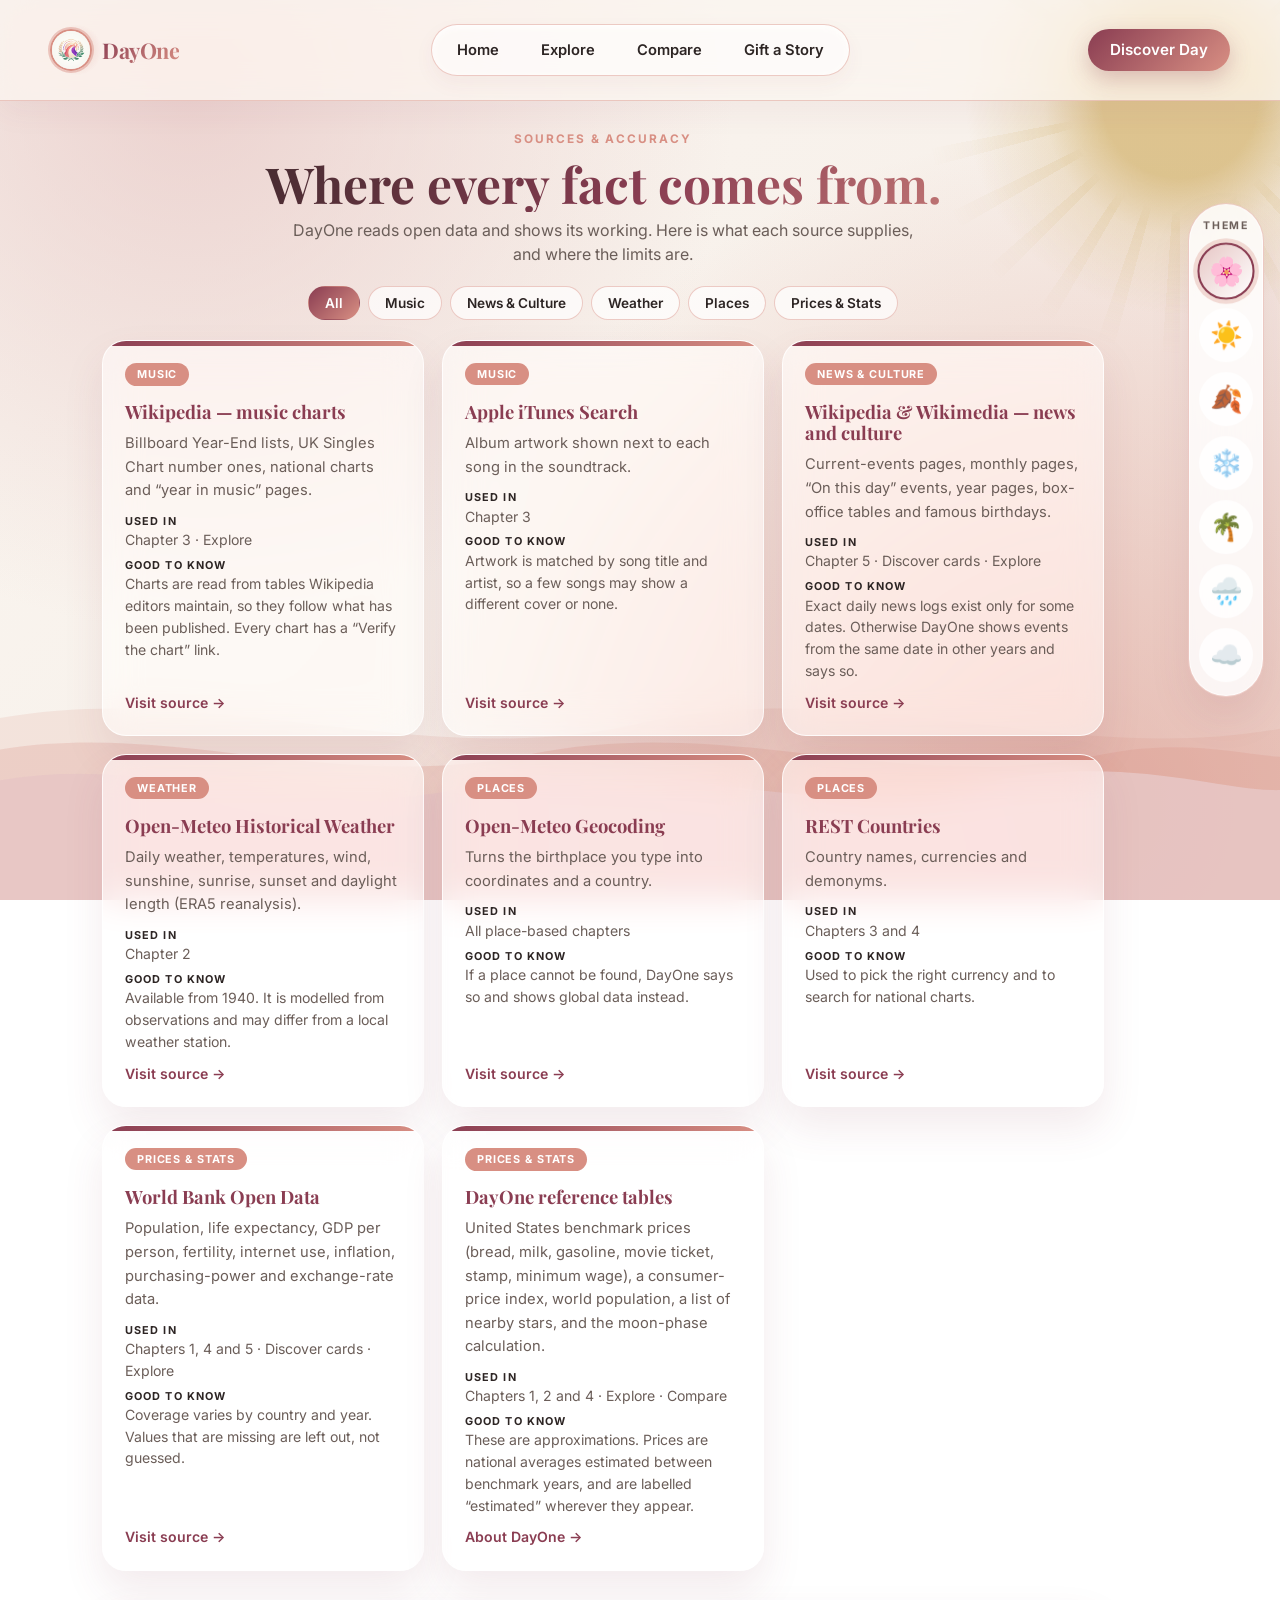
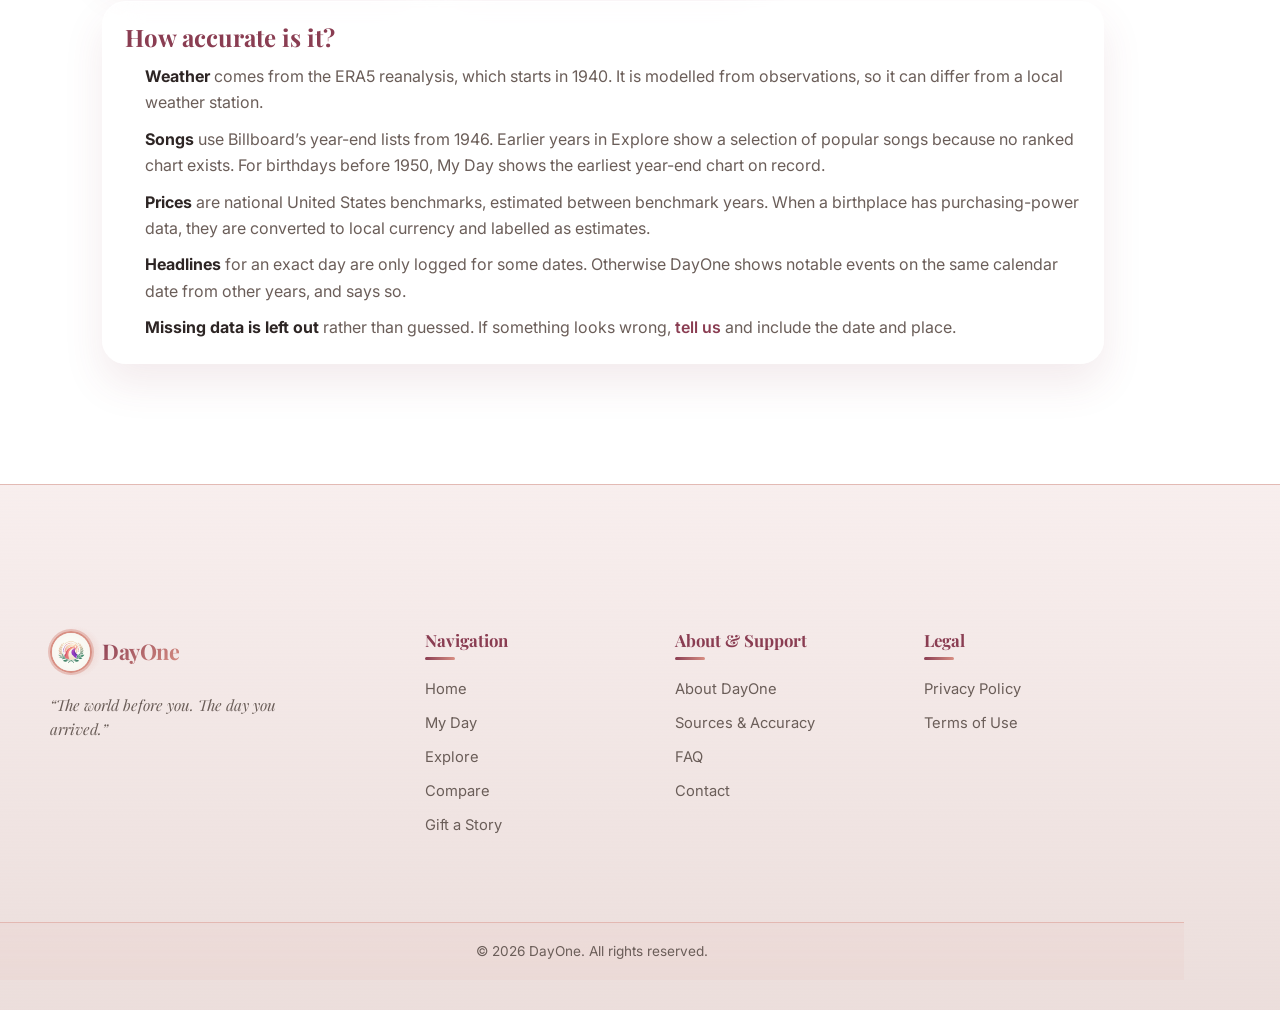
<file: sources.html>
<!DOCTYPE html>
<html lang="en">
<head>
    <meta charset="UTF-8">
    <meta name="viewport" content="width=device-width, initial-scale=1.0">
    <title>Sources & Accuracy — DayOne</title>
    <link rel="icon" type="image/png" href="images/logo.jpg">
    <meta name="description" content="Where DayOne’s data comes from, and how accurate it is.">
    <link rel="preconnect" href="https://fonts.googleapis.com">
    <link rel="preconnect" href="https://fonts.gstatic.com" crossorigin>
    <link href="https://fonts.googleapis.com/css2?family=Inter:wght@300;400;500;600;700&family=Playfair+Display:ital,wght@0,400;0,600;0,700;1,400&display=swap" rel="stylesheet">
    <link rel="stylesheet" href="css/style.css">
    <link rel="stylesheet" href="css/theme.css">
    <link rel="stylesheet" href="css/sources.css">
    <script src="js/theme.js"></script>
</head>
<body>
    <header class="site-header">
        <div class="header-container">
            <a href="index.html" class="logo-link">
                <img src="images/logo.jpg" alt="DayOne Logo" class="brand-logo">
                <span class="brand-title">DayOne</span>
            </a>

            <nav class="main-nav" id="mainNav">
                <ul>
                    <li><a href="index.html">Home</a></li>
                    <li><a href="explore.html">Explore</a></li>
                    <li><a href="compare.html">Compare</a></li>
                    <li><a href="gift.html">Gift a Story</a></li>
                </ul>
            </nav>

            <div class="header-actions">
                <a href="index.html#birthdayForm" class="btn btn-primary-header">Discover Day</a>
                <button class="mobile-menu-toggle" id="mobileMenuToggle" aria-label="Toggle Navigation">
                    <span></span>
                    <span></span>
                    <span></span>
                </button>
            </div>
        </div>
    </header>

    <main class="pg">
        <div class="pg-hero"><span class="eyebrow">Sources &amp; Accuracy</span><h1>Where every fact comes from.</h1><p>DayOne reads open data and shows its working. Here is what each source supplies, and where the limits are.</p></div>

        <div class="pills" id="sf" role="group" aria-label="Filter sources"></div>
        <div class="src-grid" id="sg"><noscript><p class="note">Turn on JavaScript to browse the source list.</p></noscript></div>

        <section class="gl src-acc">
            <h2>How accurate is it?</h2>
            <ul>
                <li><b>Weather</b> comes from the ERA5 reanalysis, which starts in 1940. It is modelled from observations, so it can differ from a local weather station.</li>
                <li><b>Songs</b> use Billboard’s year-end lists from 1946. Earlier years in Explore show a selection of popular songs because no ranked chart exists. For birthdays before 1950, My Day shows the earliest year-end chart on record.</li>
                <li><b>Prices</b> are national United States benchmarks, estimated between benchmark years. When a birthplace has purchasing-power data, they are converted to local currency and labelled as estimates.</li>
                <li><b>Headlines</b> for an exact day are only logged for some dates. Otherwise DayOne shows notable events on the same calendar date from other years, and says so.</li>
                <li><b>Missing data is left out</b> rather than guessed. If something looks wrong, <a href="contact.html">tell us</a> and include the date and place.</li>
            </ul>
        </section>
    </main>

    <footer class="site-footer">
        <div class="container footer-container">
            <div class="footer-col">
                <a href="index.html" class="logo-link footer-logo">
                    <img src="images/logo.jpg" alt="DayOne Logo" class="brand-logo">
                    <span class="brand-title">DayOne</span>
                </a>
                <p class="footer-tagline">“The world before you. The day you arrived.”</p>
            </div>
            <div class="footer-col">
                <h4>Navigation</h4>
                <ul>
                    <li><a href="index.html">Home</a></li>
                    <li><a href="index.html#birthdayForm">My Day</a></li>
                    <li><a href="explore.html">Explore</a></li>
                    <li><a href="compare.html">Compare</a></li>
                    <li><a href="gift.html">Gift a Story</a></li>
                </ul>
            </div>
            <div class="footer-col">
                <h4>About &amp; Support</h4>
                <ul>
                    <li><a href="about.html">About DayOne</a></li>
                    <li><a href="sources.html">Sources &amp; Accuracy</a></li>
                    <li><a href="faq.html">FAQ</a></li>
                    <li><a href="contact.html">Contact</a></li>
                </ul>
            </div>
            <div class="footer-col">
                <h4>Legal</h4>
                <ul>
                    <li><a href="privacy.html">Privacy Policy</a></li>
                    <li><a href="terms.html">Terms of Use</a></li>
                </ul>
            </div>
        </div>
        <div class="footer-bottom">
            <div class="container">
                <p>&copy; 2026 DayOne. All rights reserved.</p>
            </div>
        </div>
    </footer>

    <script src="js/script.js"></script>
    <script src="js/sources.js"></script>
</body>
</html>
</file>
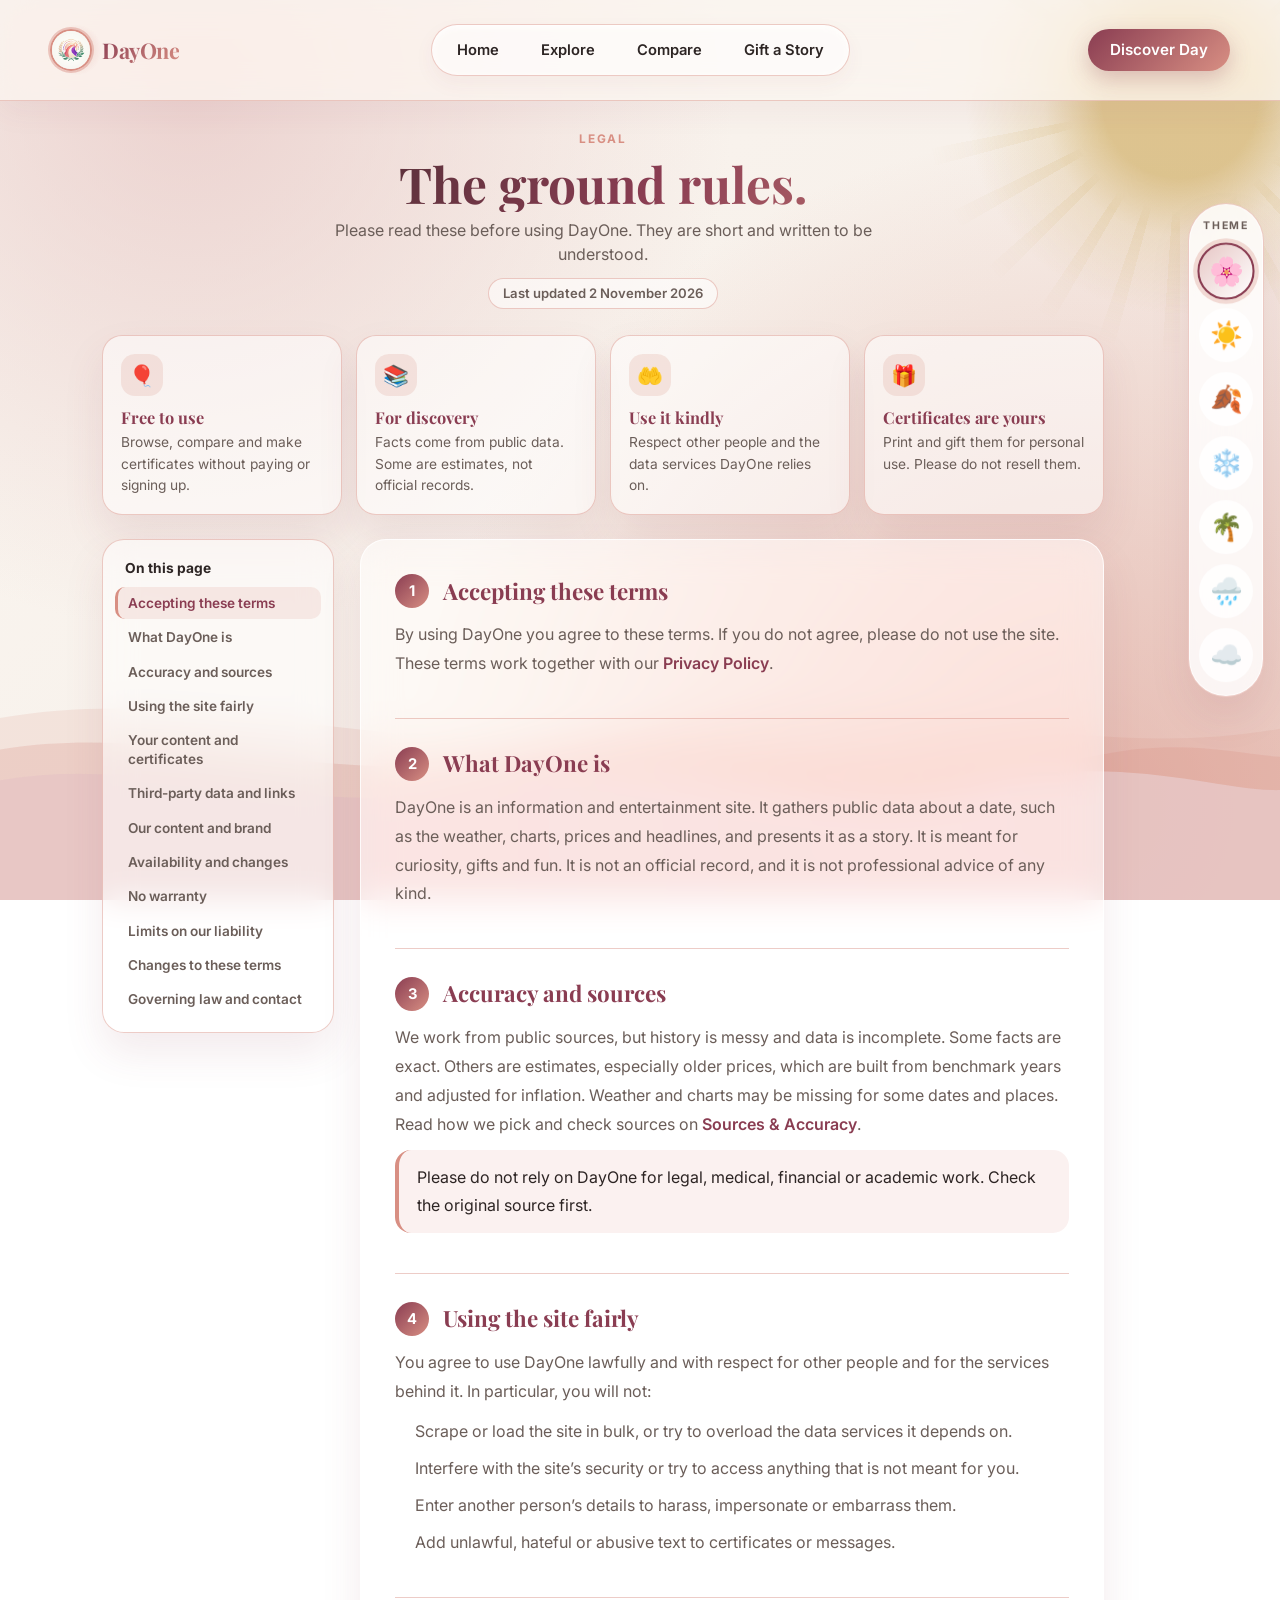
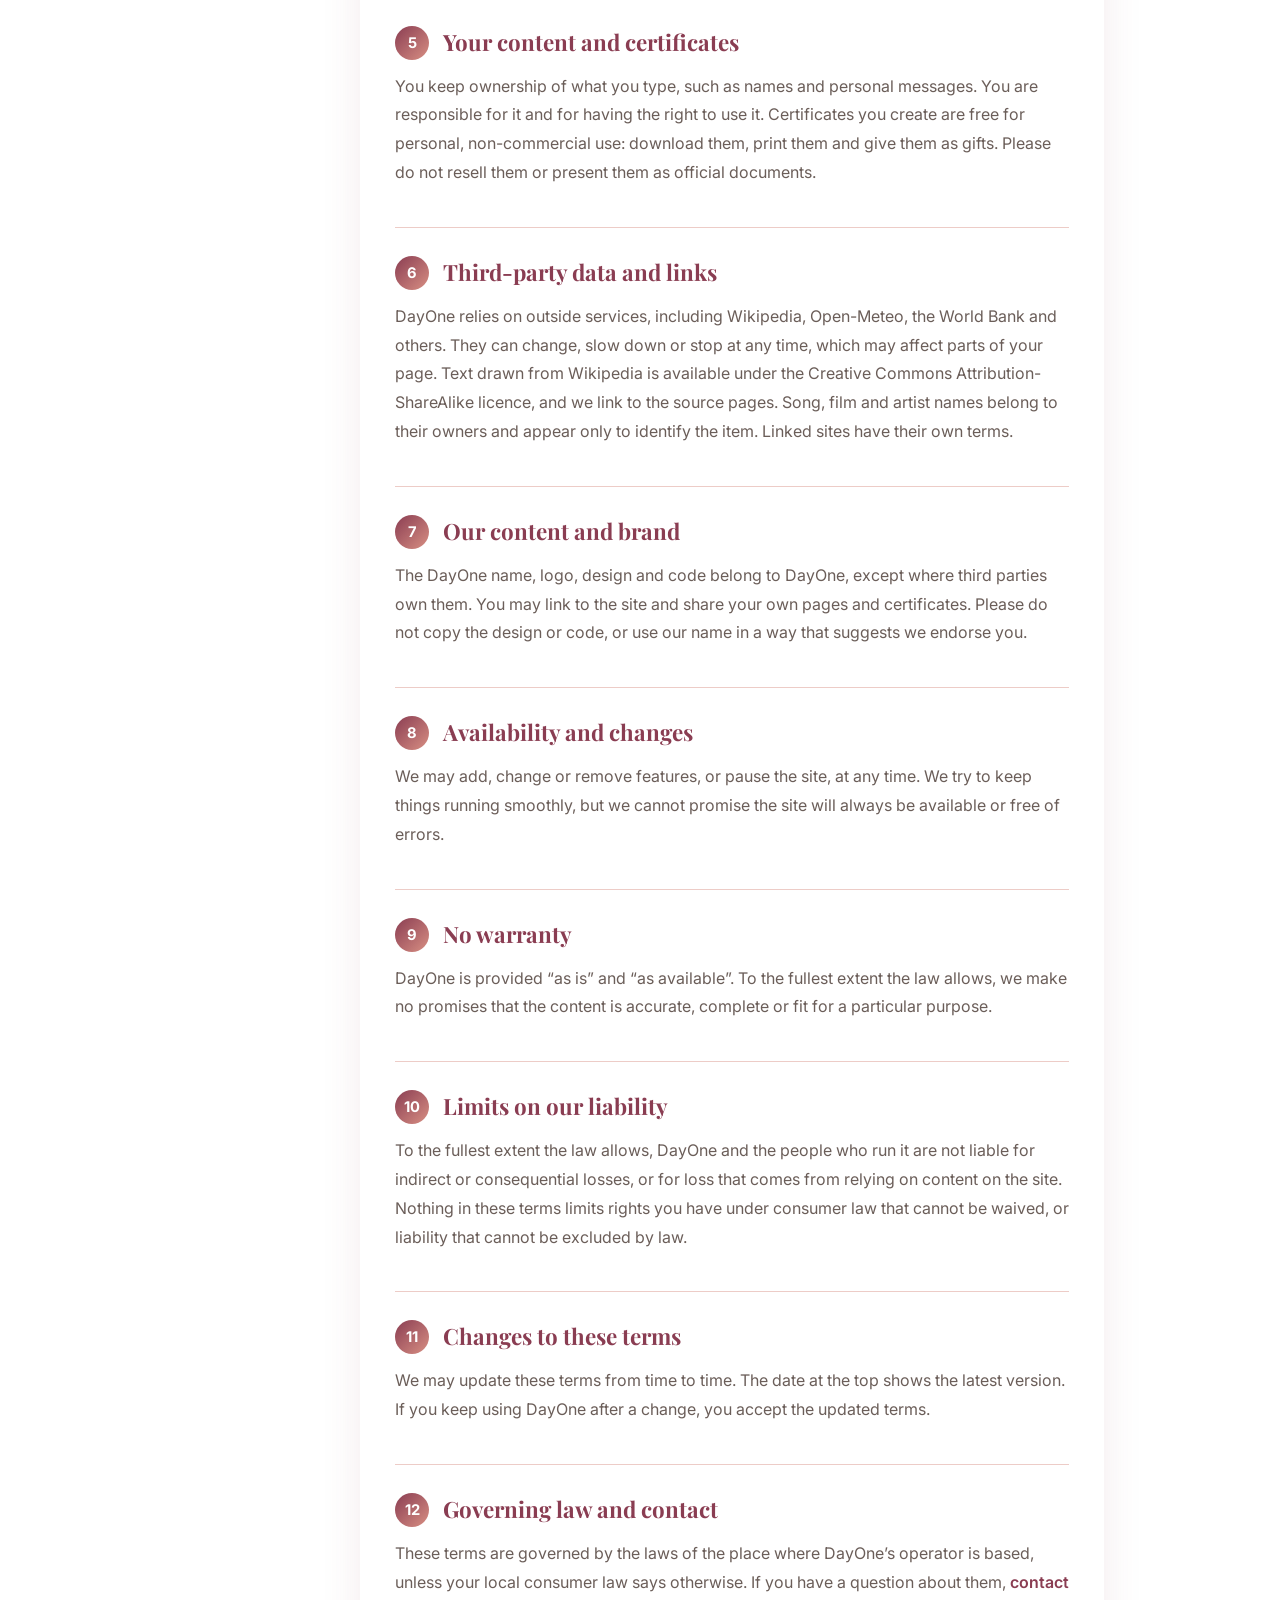
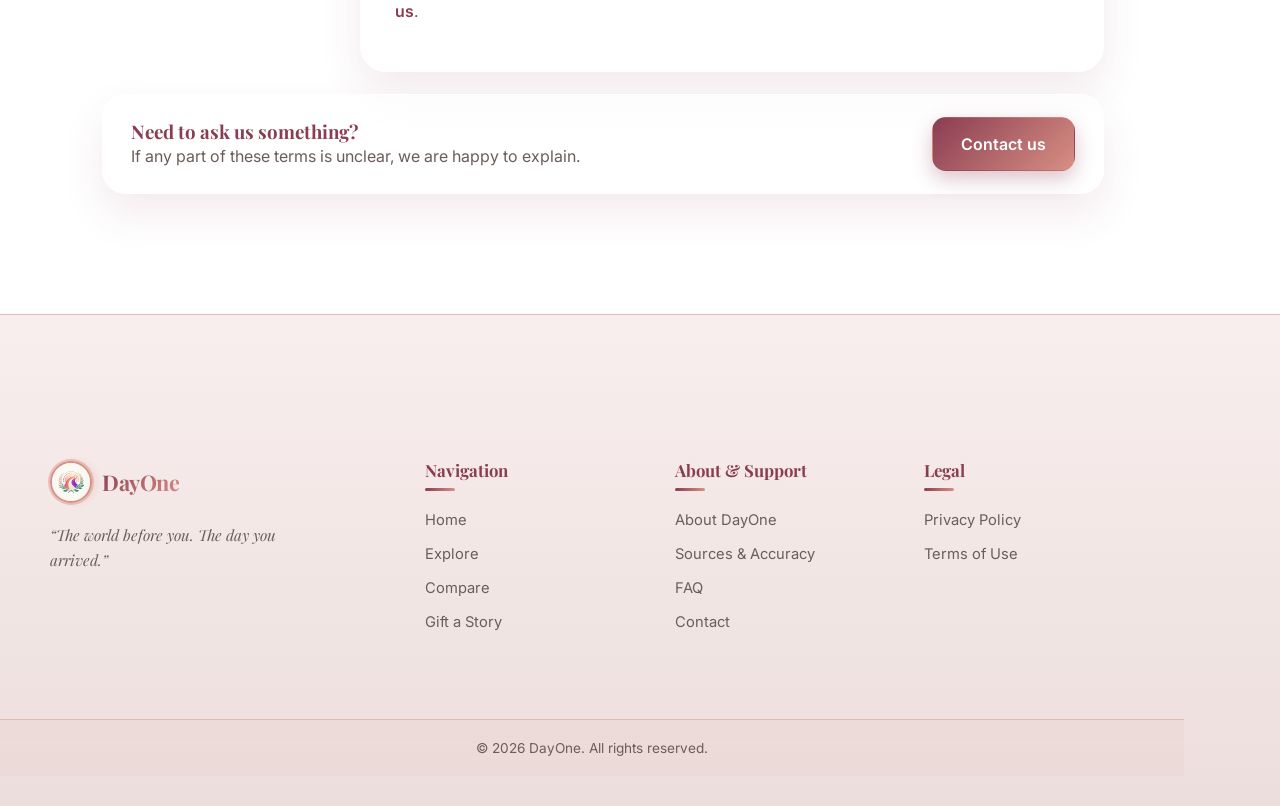
<file: terms.html>
<!DOCTYPE html>
<html lang="en">
<head>
    <meta charset="UTF-8">
    <meta name="viewport" content="width=device-width, initial-scale=1.0">
    <title>Terms of Use — DayOne</title>
    <link rel="icon" type="image/png" href="images/logo.jpg">
    <link rel="preconnect" href="https://fonts.googleapis.com">
    <link rel="preconnect" href="https://fonts.gstatic.com" crossorigin>
    <link href="https://fonts.googleapis.com/css2?family=Inter:wght@300;400;500;600;700&family=Playfair+Display:ital,wght@0,400;0,600;0,700;1,400&display=swap" rel="stylesheet">
    <link rel="stylesheet" href="css/style.css">
    <link rel="stylesheet" href="css/theme.css">
    <link rel="stylesheet" href="css/legal.css">
    <script src="js/theme.js"></script>
</head>
<body>
    <header class="site-header">
        <div class="header-container">
            <a href="index.html" class="logo-link">
                <img src="images/logo.jpg" alt="DayOne Logo" class="brand-logo">
                <span class="brand-title">DayOne</span>
            </a>
            
            <nav class="main-nav" id="mainNav">
                <ul>
                    <li><a href="index.html">Home</a></li>
                    <li><a href="explore.html">Explore</a></li>
                    <li><a href="compare.html">Compare</a></li>
                    <li><a href="gift.html">Gift a Story</a></li>
                </ul>
            </nav>

            <div class="header-actions">
                <a href="index.html#birthdayForm" class="btn btn-primary-header">Discover Day</a>
                <button class="mobile-menu-toggle" id="mobileMenuToggle" aria-label="Toggle Navigation">
                    <span></span>
                    <span></span>
                    <span></span>
                </button>
            </div>
        </div>
    </header>

    <main class="pg lg">
        <div class="lg-prog" aria-hidden="true"><i id="lgp"></i></div>
        <div class="pg-hero"><span class="eyebrow">Legal</span><h1>The ground rules.</h1><p>Please read these before using DayOne. They are short and written to be understood.</p><span class="lg-meta">Last updated 2 November 2026</span></div>
        <div class="lg-key"><div class="k"><div class="ico">🎈</div><b>Free to use</b><p>Browse, compare and make certificates without paying or signing up.</p></div><div class="k"><div class="ico">📚</div><b>For discovery</b><p>Facts come from public data. Some are estimates, not official records.</p></div><div class="k"><div class="ico">🤲</div><b>Use it kindly</b><p>Respect other people and the data services DayOne relies on.</p></div><div class="k"><div class="ico">🎁</div><b>Certificates are yours</b><p>Print and gift them for personal use. Please do not resell them.</p></div></div>
        <div class="lg-grid">
            <aside class="lg-toc"><b>On this page</b><nav aria-label="On this page"><ol><li><a href="#s1">Accepting these terms</a></li><li><a href="#s2">What DayOne is</a></li><li><a href="#s3">Accuracy and sources</a></li><li><a href="#s4">Using the site fairly</a></li><li><a href="#s5">Your content and certificates</a></li><li><a href="#s6">Third-party data and links</a></li><li><a href="#s7">Our content and brand</a></li><li><a href="#s8">Availability and changes</a></li><li><a href="#s9">No warranty</a></li><li><a href="#s10">Limits on our liability</a></li><li><a href="#s11">Changes to these terms</a></li><li><a href="#s12">Governing law and contact</a></li></ol></nav></aside>
            <article class="gl lg-doc"><section id="s1"><h2><span>1</span>Accepting these terms</h2><p>By using DayOne you agree to these terms. If you do not agree, please do not use the site. These terms work together with our <a href="privacy.html">Privacy Policy</a>.</p></section><section id="s2"><h2><span>2</span>What DayOne is</h2><p>DayOne is an information and entertainment site. It gathers public data about a date, such as the weather, charts, prices and headlines, and presents it as a story. It is meant for curiosity, gifts and fun. It is not an official record, and it is not professional advice of any kind.</p></section><section id="s3"><h2><span>3</span>Accuracy and sources</h2><p>We work from public sources, but history is messy and data is incomplete. Some facts are exact. Others are estimates, especially older prices, which are built from benchmark years and adjusted for inflation. Weather and charts may be missing for some dates and places. Read how we pick and check sources on <a href="sources.html">Sources &amp; Accuracy</a>.</p><div class="lg-note">Please do not rely on DayOne for legal, medical, financial or academic work. Check the original source first.</div></section><section id="s4"><h2><span>4</span>Using the site fairly</h2><p>You agree to use DayOne lawfully and with respect for other people and for the services behind it. In particular, you will not:</p><ul><li>Scrape or load the site in bulk, or try to overload the data services it depends on.</li><li>Interfere with the site’s security or try to access anything that is not meant for you.</li><li>Enter another person’s details to harass, impersonate or embarrass them.</li><li>Add unlawful, hateful or abusive text to certificates or messages.</li></ul></section><section id="s5"><h2><span>5</span>Your content and certificates</h2><p>You keep ownership of what you type, such as names and personal messages. You are responsible for it and for having the right to use it. Certificates you create are free for personal, non-commercial use: download them, print them and give them as gifts. Please do not resell them or present them as official documents.</p></section><section id="s6"><h2><span>6</span>Third-party data and links</h2><p>DayOne relies on outside services, including Wikipedia, Open-Meteo, the World Bank and others. They can change, slow down or stop at any time, which may affect parts of your page. Text drawn from Wikipedia is available under the Creative Commons Attribution-ShareAlike licence, and we link to the source pages. Song, film and artist names belong to their owners and appear only to identify the item. Linked sites have their own terms.</p></section><section id="s7"><h2><span>7</span>Our content and brand</h2><p>The DayOne name, logo, design and code belong to DayOne, except where third parties own them. You may link to the site and share your own pages and certificates. Please do not copy the design or code, or use our name in a way that suggests we endorse you.</p></section><section id="s8"><h2><span>8</span>Availability and changes</h2><p>We may add, change or remove features, or pause the site, at any time. We try to keep things running smoothly, but we cannot promise the site will always be available or free of errors.</p></section><section id="s9"><h2><span>9</span>No warranty</h2><p>DayOne is provided “as is” and “as available”. To the fullest extent the law allows, we make no promises that the content is accurate, complete or fit for a particular purpose.</p></section><section id="s10"><h2><span>10</span>Limits on our liability</h2><p>To the fullest extent the law allows, DayOne and the people who run it are not liable for indirect or consequential losses, or for loss that comes from relying on content on the site. Nothing in these terms limits rights you have under consumer law that cannot be waived, or liability that cannot be excluded by law.</p></section><section id="s11"><h2><span>11</span>Changes to these terms</h2><p>We may update these terms from time to time. The date at the top shows the latest version. If you keep using DayOne after a change, you accept the updated terms.</p></section><section id="s12"><h2><span>12</span>Governing law and contact</h2><p>These terms are governed by the laws of the place where DayOne’s operator is based, unless your local consumer law says otherwise. If you have a question about them, <a href="contact.html">contact us</a>.</p></section></article>
        </div>
        <aside class="gl lg-help"><div><h3>Need to ask us something?</h3><p>If any part of these terms is unclear, we are happy to explain.</p></div><a class="btn btn-primary" href="contact.html">Contact us</a></aside>
    </main>

    <footer class="site-footer">
        <div class="container footer-container">
            <div class="footer-col">
                <a href="index.html" class="logo-link footer-logo">
                    <img src="images/logo.jpg" alt="DayOne Logo" class="brand-logo">
                    <span class="brand-title">DayOne</span>
                </a>
                <p class="footer-tagline">“The world before you. The day you arrived.”</p>
            </div>
            <div class="footer-col">
                <h4>Navigation</h4>
                <ul>
                    <li><a href="index.html">Home</a></li>
                    <li><a href="explore.html">Explore</a></li>
                    <li><a href="compare.html">Compare</a></li>
                    <li><a href="gift.html">Gift a Story</a></li>
                </ul>
            </div>
            <div class="footer-col">
                <h4>About & Support</h4>
                <ul>
                    <li><a href="about.html">About DayOne</a></li>
                    <li><a href="sources.html">Sources & Accuracy</a></li>
                    <li><a href="faq.html">FAQ</a></li>
                    <li><a href="contact.html">Contact</a></li>
                </ul>
            </div>
            <div class="footer-col">
                <h4>Legal</h4>
                <ul>
                    <li><a href="privacy.html">Privacy Policy</a></li>
                    <li><a href="terms.html">Terms of Use</a></li>
                </ul>
            </div>
        </div>
        <div class="footer-bottom">
            <div class="container">
                <p>&copy; 2026 DayOne. All rights reserved.</p>
            </div>
        </div>
    </footer>

    <script src="js/script.js"></script>
<script>
    (function(){var s=[].slice.call(document.querySelectorAll('.lg-doc section')),l=[].slice.call(document.querySelectorAll('.lg-toc a')),b=document.getElementById('lgp');
    function f(){var c=0,h=document.documentElement;s.forEach(function(e,i){if(e.getBoundingClientRect().top<=150)c=i;});l.forEach(function(a,i){a.classList.toggle('on',i===c);});b.style.width=Math.min(100,scrollY/Math.max(1,h.scrollHeight-innerHeight)*100)+'%';}
    addEventListener('scroll',f,{passive:true});addEventListener('resize',f);f();})();
    </script>
</body>
</html>
</file>
<file: css/style.css>
/* ==========================================
   DayOne Full-Bleed Edge-to-Edge Layout
   ========================================== */

:root {
    --color-ivory: #FAF6F0;
    --color-white: #FFFFFF;
    --color-blush: #E7C7C5;
    --color-coral: #D88F83;
    --color-berry: #8A3D52;
    --color-green: #586B59;
    --color-gold: #D6B878;
    --color-text: #2D2524;
    --color-muted: #6B5E59;
    
    /* High-Transparency Glass & Glow Tokens */
    --glass-bg: rgba(255, 255, 255, 0.55);
    --glass-bg-card: rgba(255, 255, 255, 0.7);
    --glass-border: rgba(216, 143, 131, 0.45);
    --backdrop-blur: blur(20px);
    --shadow-glass: 0 20px 40px rgba(138, 61, 82, 0.1);
    --shadow-glow: 0 0 35px rgba(216, 143, 131, 0.3);

    --font-heading: 'Playfair Display', Georgia, serif;
    --font-sans: 'Inter', -apple-system, BlinkMacSystemFont, "Segoe UI", Roboto, sans-serif;

    --transition-smooth: all 0.3s cubic-bezier(0.16, 1, 0.3, 1);
    --radius-standard: 14px;
    --radius-large: 24px;
}

/* Reset */
*, *::before, *::after {
    box-sizing: border-box;
    margin: 0;
    padding: 0;
}

body {
    font-family: var(--font-sans);
    background: radial-gradient(circle at 15% 10%, rgba(231, 199, 197, 0.75) 0%, transparent 40%),
                radial-gradient(circle at 85% 90%, rgba(216, 143, 131, 0.55) 0%, transparent 50%),
                linear-gradient(135deg, #FAF6F0 0%, #F5ECE6 100%);
    color: var(--color-text);
    line-height: 1.5;
    -webkit-font-smoothing: antialiased;
    min-height: 100vh;
    background-attachment: fixed;
}

h1, h2, h3, h4, h5, h6 {
    font-family: var(--font-heading);
    color: var(--color-text);
    font-weight: 700;
    line-height: 1.15;
}

a {
    color: inherit;
    text-decoration: none;
}

ul {
    list-style: none;
}

img {
    max-width: 100%;
    height: auto;
    display: block;
}

/* Full-bleed container eliminating side margins */
.container {
    width: 100%;
    max-width: 100%;
    margin: 0;
    padding: 0 50px;
}

/* Buttons with Vivid Coral/Berry Gradients */
.btn {
    display: inline-flex;
    align-items: center;
    justify-content: center;
    font-family: var(--font-sans);
    font-weight: 600;
    padding: 14px 28px;
    border-radius: var(--radius-standard);
    cursor: pointer;
    transition: var(--transition-smooth);
    border: 1px solid transparent;
    text-align: center;
}

.btn-primary {
    background: linear-gradient(135deg, var(--color-berry) 0%, var(--color-coral) 100%);
    color: var(--color-white);
    box-shadow: 0 8px 20px rgba(138, 61, 82, 0.3);
}

.btn-primary:hover {
    transform: translateY(-2px);
    box-shadow: 0 12px 25px rgba(216, 143, 131, 0.5);
}

.btn-secondary {
    background: linear-gradient(135deg, var(--color-coral) 0%, var(--color-berry) 100%);
    color: var(--color-white);
    box-shadow: 0 8px 20px rgba(216, 143, 131, 0.3);
}

.btn-secondary:hover {
    transform: translateY(-2px);
    box-shadow: 0 12px 25px rgba(138, 61, 82, 0.4);
}

.btn-large {
    width: 100%;
    padding: 15px 24px;
    font-size: 1rem;
}

/* ==========================================
   Enhanced Navbar (Not Fixed, Rich Design)
   ========================================== */
.site-header {
    background: linear-gradient(135deg, rgba(255, 255, 255, 0.85) 0%, rgba(250, 246, 240, 0.9) 100%);
    backdrop-filter: var(--backdrop-blur);
    -webkit-backdrop-filter: var(--backdrop-blur);
    border-bottom: 2px solid rgba(216, 143, 131, 0.35);
    /* Changed from sticky/fixed to absolute/relative so it scrolls away naturally */
    position: relative;
    width: 100%;
    box-shadow: 0 10px 30px rgba(138, 61, 82, 0.06);
}

.header-container {
    display: flex;
    align-items: center;
    justify-content: space-between;
    height: 100px;
    width: 100%;
    max-width: 100%;
    margin: 0;
    padding: 0 50px;
}

.logo-link {
    display: flex;
    align-items: center;
    gap: 14px;
    position: relative;
}

/* Glowing background ring behind logo for depth */
.logo-link::before {
    content: '';
    position: absolute;
    width: 52px;
    height: 52px;
    background: radial-gradient(circle, rgba(216, 143, 131, 0.4) 0%, transparent 70%);
    border-radius: 50%;
    z-index: 0;
}

.brand-logo {
    width: 48px;
    height: 48px;
    object-fit: cover;
    border-radius: 50%;
    border: 2px solid var(--color-coral);
    box-shadow: 0 4px 15px rgba(216, 143, 131, 0.4);
    position: relative;
    z-index: 1;
}

.brand-title {
    font-family: var(--font-heading);
    font-size: 1.85rem;
    font-weight: 700;
    background: linear-gradient(135deg, var(--color-berry) 0%, var(--color-coral) 100%);
    -webkit-background-clip: text;
    -webkit-text-fill-color: transparent;
    letter-spacing: -0.02em;
}

/* Styled Navigation Menu Box */
.main-nav {
    background: rgba(255, 255, 255, 0.5);
    border: 1px solid rgba(216, 143, 131, 0.3);
    padding: 10px 28px;
    border-radius: 50px;
    box-shadow: inset 0 2px 5px rgba(255, 255, 255, 0.8), 0 8px 20px rgba(138, 61, 82, 0.05);
}

.main-nav ul {
    display: flex;
    gap: 32px;
    align-items: center;
}

.main-nav a {
    font-size: 0.98rem;
    color: var(--color-muted);
    font-weight: 600;
    transition: var(--transition-smooth);
    padding: 6px 12px;
    border-radius: 20px;
}

.main-nav a:hover,
.main-nav a.active {
    color: var(--color-white);
    background: linear-gradient(135deg, var(--color-berry) 0%, var(--color-coral) 100%);
    box-shadow: 0 4px 12px rgba(138, 61, 82, 0.25);
}

.header-actions {
    display: flex;
    align-items: center;
    gap: 20px;
}

.btn-primary-header {
    background: linear-gradient(135deg, var(--color-berry) 0%, var(--color-coral) 100%);
    color: var(--color-white);
    padding: 12px 28px;
    font-size: 0.95rem;
    box-shadow: 0 4px 15px rgba(138, 61, 82, 0.3);
    border-radius: 50px;
}

.mobile-menu-toggle {
    display: none;
    flex-direction: column;
    justify-content: space-between;
    width: 30px;
    height: 20px;
    background: transparent;
    border: none;
    cursor: pointer;
}

.mobile-menu-toggle span {
    display: block;
    width: 100%;
    height: 2.5px;
    background-color: var(--color-text);
}

/* ==========================================
   Hero Section — Full-Width Spanning
   ========================================== */
.hero-section {
    padding: 60px 0 80px;
    position: relative;
    width: 100%;
}

.hero-container {
    width: 100%;
    max-width: 100%;
    margin: 0;
    padding: 0 50px;
    display: grid;
    grid-template-columns: 1.15fr 0.85fr;
    gap: 60px;
    align-items: center;
}

.hero-content {
    display: flex;
    flex-direction: column;
    gap: 22px;
}

.hero-tagline {
    font-family: var(--font-heading);
    font-style: italic;
    color: var(--color-berry);
    font-size: 1.3rem;
}

.hero-title {
    font-size: 4.2rem;
    letter-spacing: -0.03em;
    background: linear-gradient(135deg, #2D2524 0%, var(--color-berry) 55%, var(--color-coral) 100%);
    -webkit-background-clip: text;
    -webkit-text-fill-color: transparent;
}

.hero-description {
    font-size: 1.15rem;
    color: var(--color-muted);
    max-width: 650px;
    line-height: 1.65;
}

/* Compact Inline Form & Reputation Section */
.hero-bottom-grid {
    display: grid;
    grid-template-columns: 1fr 1fr;
    gap: 28px;
    margin-top: 10px;
    align-items: start;
}

.birthday-form {
    background: var(--glass-bg-card);
    backdrop-filter: var(--backdrop-blur);
    -webkit-backdrop-filter: var(--backdrop-blur);
    padding: 28px;
    border-radius: var(--radius-large);
    border: 1px solid var(--glass-border);
    box-shadow: var(--shadow-glass);
    display: flex;
    flex-direction: column;
    gap: 16px;
}

.form-group {
    display: flex;
    flex-direction: column;
    gap: 6px;
}

.form-group label {
    font-size: 0.88rem;
    font-weight: 600;
    color: var(--color-text);
}

.optional {
    font-weight: 400;
    color: var(--color-muted);
    font-size: 0.8rem;
}

.form-group input {
    padding: 12px 16px;
    border: 1px solid var(--glass-border);
    border-radius: var(--radius-standard);
    font-family: var(--font-sans);
    font-size: 1rem;
    background: rgba(255, 255, 255, 0.8);
    color: var(--color-text);
}

.form-error {
    color: var(--color-berry);
    font-size: 0.85rem;
    font-weight: 600;
}

/* Reputation Box */
.reputation-box {
    background: var(--glass-bg);
    backdrop-filter: var(--backdrop-blur);
    border: 1px solid var(--glass-border);
    border-radius: var(--radius-large);
    padding: 28px;
    display: flex;
    flex-direction: column;
    justify-content: space-between;
    height: 100%;
    box-shadow: var(--shadow-glass);
}

.rep-title {
    font-size: 1rem;
    font-weight: 700;
    color: var(--color-text);
    margin-bottom: 14px;
    letter-spacing: 0.02em;
}

.rep-stats {
    display: flex;
    justify-content: space-between;
    margin-bottom: 14px;
}

.rep-stat-num {
    font-family: var(--font-heading);
    font-size: 1.75rem;
    font-weight: 700;
    color: var(--color-berry);
}

.rep-stat-label {
    font-size: 0.78rem;
    color: var(--color-muted);
    text-transform: uppercase;
    letter-spacing: 0.05em;
}

.rep-desc {
    font-size: 0.88rem;
    color: var(--color-muted);
    line-height: 1.45;
}

/* Hero Visual Card */
.hero-visual {
    display: flex;
    flex-direction: column;
    gap: 20px;
}

.archive-card {
    width: 100%;
    background: var(--glass-bg-card);
    backdrop-filter: var(--backdrop-blur);
    border: 1px solid var(--glass-border);
    border-radius: 36px 14px 36px 14px;
    padding: 34px;
    box-shadow: var(--shadow-glass), var(--shadow-glow);
}

.archive-image-placeholder {
    background: linear-gradient(135deg, rgba(231, 199, 197, 0.45), rgba(216, 143, 131, 0.25));
    border: 2px dashed var(--color-coral);
    border-radius: 26px 10px 26px 10px;
    padding: 90px 28px;
    text-align: center;
    display: flex;
    flex-direction: column;
    align-items: center;
    gap: 16px;
}

.archive-badge {
    background: linear-gradient(135deg, var(--color-coral), var(--color-berry));
    color: var(--color-white);
    padding: 6px 16px;
    font-size: 0.78rem;
    font-weight: 700;
    border-radius: 50px;
    text-transform: uppercase;
    letter-spacing: 0.1em;
}

.archive-caption {
    font-family: var(--font-heading);
    font-style: italic;
    color: var(--color-muted);
    font-size: 1.15rem;
}

.hero-sub-card {
    background: var(--glass-bg);
    backdrop-filter: var(--backdrop-blur);
    border: 1px solid var(--glass-border);
    border-radius: var(--radius-standard);
    padding: 20px 28px;
    display: flex;
    justify-content: space-between;
    align-items: center;
    font-size: 1rem;
}

.more-details-link {
    font-weight: 600;
    color: var(--color-berry);
    display: flex;
    align-items: center;
    gap: 8px;
    transition: var(--transition-smooth);
}

.more-details-link:hover {
    gap: 12px;
    color: var(--color-coral);
}

/* ==========================================
   Full-Width Sections & Grids
   ========================================== */
.discovery-section,
.chapters-preview-section,
.how-it-works-section,
.gift-preview-section,
.explore-preview-section {
    padding: 90px 0;
    border-top: 1px solid rgba(216, 143, 131, 0.25);
    width: 100%;
}

.section-header {
    margin-bottom: 50px;
}

.text-center {
    text-align: center;
}

.section-title {
    font-size: 2.8rem;
    margin-bottom: 14px;
    background: linear-gradient(135deg, #2D2524 0%, var(--color-berry) 100%);
    -webkit-background-clip: text;
    -webkit-text-fill-color: transparent;
}

.section-subtitle {
    font-size: 1.15rem;
    color: var(--color-muted);
    max-width: 700px;
    margin: 0 auto;
}

.dimensions-grid {
    display: grid;
    grid-template-columns: repeat(4, 1fr);
    gap: 24px;
}

.dimension-card {
    background: var(--glass-bg-card);
    backdrop-filter: var(--backdrop-blur);
    border: 1px solid var(--glass-border);
    border-radius: var(--radius-large);
    padding: 36px 28px;
    transition: var(--transition-smooth);
    box-shadow: var(--shadow-glass);
}

.dimension-card:hover {
    transform: translateY(-6px);
    border-color: var(--color-berry);
    box-shadow: 0 25px 50px rgba(138, 61, 82, 0.15);
}

.dimension-icon {
    width: 52px;
    height: 52px;
    border-radius: var(--radius-standard);
    display: flex;
    align-items: center;
    justify-content: center;
    font-size: 1.35rem;
    margin-bottom: 20px;
    background: linear-gradient(135deg, rgba(231, 199, 197, 0.6), rgba(216, 143, 131, 0.4));
    color: var(--color-berry);
    border: 1px solid var(--color-coral);
}

.dimension-card h3 {
    font-size: 1.25rem;
    margin-bottom: 10px;
}

.dimension-card p {
    color: var(--color-muted);
    font-size: 0.95rem;
}

.chapters-grid,
.steps-grid {
    display: grid;
    grid-template-columns: repeat(3, 1fr);
    gap: 28px;
}

.chapter-card,
.step-card {
    background: var(--glass-bg-card);
    backdrop-filter: var(--backdrop-blur);
    border: 1px solid var(--glass-border);
    border-radius: var(--radius-large);
    padding: 40px;
    box-shadow: var(--shadow-glass);
    transition: var(--transition-smooth);
}

.chapter-card:hover,
.step-card:hover {
    transform: translateY(-6px);
    border-color: var(--color-berry);
}

.chapter-number {
    font-family: var(--font-heading);
    font-size: 2.25rem;
    background: linear-gradient(135deg, var(--color-berry), var(--color-coral));
    -webkit-background-clip: text;
    -webkit-text-fill-color: transparent;
    font-weight: 700;
    margin-bottom: 18px;
}

.chapter-card h3,
.step-card h3 {
    font-size: 1.5rem;
    margin-bottom: 14px;
}

.chapter-card p,
.step-card p {
    color: var(--color-muted);
    font-size: 1rem;
    margin-bottom: 24px;
}

.chapter-link {
    font-weight: 600;
    color: var(--color-berry);
    font-size: 0.98rem;
    display: inline-flex;
    align-items: center;
    gap: 8px;
}

.step-num {
    font-family: var(--font-heading);
    font-size: 3.5rem;
    font-weight: 700;
    color: var(--color-blush);
    line-height: 1;
    margin-bottom: 18px;
}

.explore-banner {
    background: linear-gradient(135deg, rgba(231, 199, 197, 0.65) 0%, rgba(216, 143, 131, 0.45) 100%);
    backdrop-filter: var(--backdrop-blur);
    border: 1px solid var(--color-coral);
    border-radius: var(--radius-large);
    padding: 70px 40px;
    text-align: center;
    box-shadow: var(--shadow-glass);
}

.explore-banner-content {
    max-width: 700px;
    margin: 0 auto;
    display: flex;
    flex-direction: column;
    align-items: center;
    gap: 20px;
}

.explore-banner-content p {
    font-size: 1.15rem;
    color: var(--color-muted);
}

.gift-preview-grid {
    display: grid;
    grid-template-columns: 1fr 1fr;
    gap: 60px;
    align-items: center;
}

.gift-text h2 {
    font-size: 2.8rem;
}

.gift-text p {
    color: var(--color-muted);
    font-size: 1.15rem;
    margin: 18px 0 28px;
}

.certificate-mockup {
    background: var(--glass-bg-card);
    backdrop-filter: var(--backdrop-blur);
    border: 2px solid var(--color-gold);
    border-radius: var(--radius-large);
    padding: 60px 40px;
    text-align: center;
    box-shadow: var(--shadow-glass);
}

.cert-title {
    font-family: var(--font-heading);
    font-size: 2.1rem;
    background: linear-gradient(135deg, var(--color-berry), var(--color-coral));
    -webkit-background-clip: text;
    -webkit-text-fill-color: transparent;
    display: block;
    margin-bottom: 12px;
}

.cert-subtitle {
    font-style: italic;
    color: var(--color-muted);
    font-size: 1.1rem;
}

/* ==========================================
   Footer
   ========================================== */
.site-footer {
    background-color: #201A19;
    color: var(--color-ivory);
    padding: 90px 0 30px;
    border-top: 1px solid var(--color-coral);
    width: 100%;
}

.footer-container {
    display: grid;
    grid-template-columns: 1.5fr 1fr 1fr 1fr;
    gap: 50px;
    margin-bottom: 50px;
    width: 100%;
    max-width: 100%;
    padding: 0 50px;
}

.footer-logo .brand-title {
    color: var(--color-white);
}

.footer-tagline {
    margin-top: 14px;
    color: #B5A8A3;
    font-style: italic;
    font-size: 0.95rem;
}

.footer-col h4 {
    color: var(--color-white);
    font-size: 1.15rem;
    margin-bottom: 20px;
}

.footer-col ul {
    display: flex;
    flex-direction: column;
    gap: 12px;
}

.footer-col a {
    color: #B5A8A3;
    font-size: 0.95rem;
    transition: var(--transition-smooth);
}

.footer-col a:hover {
    color: var(--color-coral);
}

.footer-bottom {
    border-top: 1px solid #382E2C;
    padding-top: 30px;
    text-align: center;
    color: #B5A8A3;
    font-size: 0.9rem;
    width: 100%;
    max-width: 100%;
    padding-left: 50px;
    padding-right: 50px;
}

/* ==========================================
   Responsive Design
   ========================================== */
@media (max-width: 1024px) {
    .hero-container,
    .footer-container,
    .header-container,
    .container {
        padding: 0 24px;
    }
    .hero-container {
        grid-template-columns: 1fr;
        gap: 50px;
    }
    .dimensions-grid {
        grid-template-columns: repeat(2, 1fr);
    }
    .chapters-grid,
    .steps-grid {
        grid-template-columns: repeat(2, 1fr);
    }
    .footer-container {
        grid-template-columns: repeat(2, 1fr);
        gap: 30px;
    }
}

@media (max-width: 768px) {
    .hero-container,
    .footer-container,
    .header-container,
    .container {
        padding: 0 16px;
    }
    .main-nav {
        display: none;
        position: absolute;
        top: 100px;
        left: 0;
        width: 100%;
        background: rgba(250, 246, 240, 0.98);
        backdrop-filter: var(--backdrop-blur);
        border-bottom: 1px solid var(--color-coral);
        padding: 24px;
        box-shadow: var(--shadow-glass);
        border-radius: 0;
    }

    .main-nav.active {
        display: block;
    }

    .main-nav ul {
        flex-direction: column;
        gap: 16px;
    }

    .mobile-menu-toggle {
        display: flex;
    }

    .header-actions .btn-primary-header {
        display: none;
    }

    .hero-title {
        font-size: 3rem;
    }

    .hero-bottom-grid {
        grid-template-columns: 1fr;
    }

    .dimensions-grid,
    .chapters-grid,
    .steps-grid,
    .gift-preview-grid,
    .footer-container {
        grid-template-columns: 1fr;
    }
}

/* ==========================================
   Stage 2: Smooth Mobile Menu & Toggle Animations
   ========================================== */
.mobile-menu-toggle span {
    transition: transform 0.3s ease, opacity 0.3s ease;
}

.mobile-menu-toggle.open span:nth-child(1) {
    transform: translateY(8px) rotate(45deg);
}

.mobile-menu-toggle.open span:nth-child(2) {
    opacity: 0;
}

.mobile-menu-toggle.open span:nth-child(3) {
    transform: translateY(-8px) rotate(-45deg);
}

@media (max-width: 768px) {
    .main-nav {
        display: block; /* Always render so transitions can animate */
        position: absolute;
        top: 100px;
        left: 0;
        width: 100%;
        background: rgba(250, 246, 240, 0.98);
        backdrop-filter: var(--backdrop-blur);
        border-bottom: 1px solid var(--color-coral);
        padding: 0 24px;
        box-shadow: var(--shadow-glass);
        border-radius: 0;
        
        /* Smooth Slide & Fade Transition */
        max-height: 0;
        opacity: 0;
        overflow: hidden;
        visibility: hidden;
        transition: max-height 0.4s cubic-bezier(0.16, 1, 0.3, 1), 
                    opacity 0.3s ease, 
                    padding 0.3s ease,
                    visibility 0.3s ease;
    }

    .main-nav.active {
        max-height: 350px;
        opacity: 1;
        padding: 24px;
        visibility: visible;
    }

    .main-nav ul {
        flex-direction: column;
        gap: 16px;
    }

    .mobile-menu-toggle {
        display: flex;
    }

    .header-actions .btn-primary-header {
        display: none;
    }

    .hero-title {
        font-size: 3rem;
    }

    .hero-bottom-grid {
        grid-template-columns: 1fr;
    }

    .dimensions-grid,
    .chapters-grid,
    .steps-grid,
    .gift-preview-grid,
    .footer-container {
        grid-template-columns: 1fr;
    }
}
</file>
<file: css/theme.css>
/* DayOne seasonal themes + shared components (loaded after style.css on every page) */
html{scroll-behavior:smooth}
html[data-theme=spring]{--color-ivory:#FFF7F9;--color-blush:#FBD3DF;--color-coral:#EC7FA6;--color-berry:#B03A68;--color-green:#7BA27A;--color-gold:#F4C9A8;--tint:#FDE6EE}
html[data-theme=summer]{--color-ivory:#FFF9EC;--color-blush:#F8DDB0;--color-coral:#EFA24B;--color-berry:#B4572B;--color-green:#6B8F5B;--color-gold:#E8C25A;--tint:#FBEAC2}
html[data-theme=autumn]{--color-ivory:#FBF3E8;--color-blush:#EBC7A8;--color-coral:#C8693E;--color-berry:#7A2E22;--color-green:#6B6B3A;--color-gold:#C99A3C;--tint:#F1D5BA}
html[data-theme=winter]{--color-ivory:#F1FAFD;--color-blush:#C9EAF5;--color-coral:#2FB1D9;--color-berry:#0B6A94;--color-green:#3F9A9A;--color-gold:#BFE3F0;--tint:#D5EEF8}
html[data-theme]{--glass-border:color-mix(in srgb,var(--color-coral) 45%,transparent);--shadow-glass:0 20px 40px color-mix(in srgb,var(--color-berry) 12%,transparent);--shadow-glow:0 0 35px color-mix(in srgb,var(--color-coral) 30%,transparent)}
html[data-theme] body{background:radial-gradient(circle at 15% 10%,color-mix(in srgb,var(--color-blush) 75%,transparent) 0,transparent 40%),radial-gradient(circle at 85% 90%,color-mix(in srgb,var(--color-coral) 50%,transparent) 0,transparent 50%),linear-gradient(135deg,var(--color-ivory),var(--tint));background-attachment:fixed}
html[data-theme] .site-header{border-bottom-color:var(--glass-border)}
html[data-theme] .main-nav{border-color:var(--glass-border)}
html[data-theme] .hero-section{background:linear-gradient(180deg,color-mix(in srgb,var(--color-blush) 55%,transparent),transparent)}

/* Season switcher — fixed on the right, visible on every page */
.theme-switch{position:fixed;right:14px;top:50%;transform:translateY(-50%);z-index:70;display:flex;flex-direction:column;align-items:center;gap:6px;padding:10px 8px;border-radius:32px;background:rgba(255,255,255,.7);-webkit-backdrop-filter:blur(16px);backdrop-filter:blur(16px);border:1px solid var(--glass-border);box-shadow:var(--shadow-glass)}
.theme-switch small{font-size:.52rem;font-weight:700;letter-spacing:.14em;text-transform:uppercase;color:var(--color-muted)}
.theme-switch button{width:38px;height:38px;border-radius:50%;border:2px solid transparent;background:rgba(255,255,255,.8);font-size:1.15rem;cursor:pointer;transition:.3s cubic-bezier(.16,1,.3,1)}
.theme-switch button:hover{transform:scale(1.18) rotate(10deg)}
.theme-switch button.on{border-color:var(--color-berry);background:linear-gradient(135deg,var(--color-blush),#fff);box-shadow:0 0 0 4px color-mix(in srgb,var(--color-coral) 30%,transparent)}

/* Home: tighter sections + hover motion */
.discovery-section,.chapters-preview-section,.how-it-works-section,.explore-preview-section,.gift-preview-section{padding-top:46px!important;padding-bottom:46px!important}
.dimension-card,.chapter-card,.step-card,.reputation-box,.archive-card,.certificate-mockup,.hero-sub-card{transition:transform .35s cubic-bezier(.16,1,.3,1),box-shadow .35s}
.dimension-card:hover,.chapter-card:hover,.step-card:hover{transform:translateY(-8px);box-shadow:0 28px 54px color-mix(in srgb,var(--color-berry) 20%,transparent)}
.archive-card:hover,.certificate-mockup:hover,.reputation-box:hover,.hero-sub-card:hover{transform:translateY(-4px)}
.dimension-icon{transition:transform .4s}.dimension-card:hover .dimension-icon{transform:scale(1.2) rotate(-8deg)}

/* Shared inner-page components (explore / compare / gift) */
.pg{max-width:1120px;margin:0 auto;padding:30px 22px 70px}
.pg-hero{text-align:center;margin-bottom:20px}
.eyebrow{display:block;font-size:.74rem;letter-spacing:.16em;text-transform:uppercase;font-weight:700;color:var(--color-coral)}
.pg-hero h1{font-size:clamp(2rem,5vw,3.1rem);margin:6px 0;background:linear-gradient(120deg,var(--color-text),var(--color-berry) 55%,var(--color-coral));-webkit-background-clip:text;background-clip:text;-webkit-text-fill-color:transparent}
.pg-hero p{color:var(--color-muted);max-width:620px;margin:0 auto}
.gl{background:var(--glass-bg);-webkit-backdrop-filter:blur(18px) saturate(150%);backdrop-filter:blur(18px) saturate(150%);border:1px solid rgba(255,255,255,.8);box-shadow:var(--shadow-glass);border-radius:24px;padding:22px;transition:transform .35s cubic-bezier(.16,1,.3,1),box-shadow .35s}
.gl:hover{transform:translateY(-4px);box-shadow:0 26px 54px color-mix(in srgb,var(--color-berry) 18%,transparent)}
.fld{display:flex;flex-direction:column;gap:6px;font-size:.82rem;font-weight:600;color:var(--color-muted)}
.fld input,.fld textarea{padding:12px 14px;border-radius:12px;border:1px solid color-mix(in srgb,var(--color-coral) 40%,transparent);background:rgba(255,255,255,.88);font:inherit;color:var(--color-text);transition:.3s}
.fld input:focus,.fld textarea:focus{outline:none;border-color:var(--color-berry);box-shadow:0 0 0 4px color-mix(in srgb,var(--color-coral) 25%,transparent)}
.pills{display:flex;flex-wrap:wrap;gap:8px;justify-content:center}
.pill{padding:8px 16px;border-radius:50px;border:1px solid var(--glass-border);background:rgba(255,255,255,.7);font:600 .85rem var(--font-sans);cursor:pointer;transition:.3s;color:var(--color-text);text-transform:capitalize}
.pill:hover{transform:translateY(-3px)}
.pill.on{background:linear-gradient(135deg,var(--color-berry),var(--color-coral));color:#fff;border-color:transparent}
.form-error{color:var(--color-berry);font-size:.85rem;min-height:1.2em;text-align:center;grid-column:1/-1}
.note{font-size:.85rem;color:var(--muted,var(--color-muted));margin:8px 0}
.mini{list-style:none;display:grid;gap:8px;padding:0}
.mini li{display:flex;align-items:center;gap:12px;padding:8px 10px;border-radius:14px;background:rgba(255,255,255,.55);transition:.3s}
.mini li:hover{transform:translateX(5px);background:#fff}
.mini li>span{font-family:var(--font-heading);font-weight:700;color:var(--a1,var(--color-coral));min-width:22px}
.mini b{font-size:.92rem}.mini small{display:block;color:var(--muted,var(--color-muted));font-size:.78rem}
.more{display:inline-block;margin:10px 10px 0 0;font-size:.85rem;font-weight:600;color:var(--berry,var(--color-berry));text-decoration:underline}
.mtiles{display:flex;flex-wrap:wrap;gap:10px}
.mt{flex:1 1 130px;padding:12px;border-radius:16px;background:rgba(255,255,255,.6);border:1px solid color-mix(in srgb,var(--color-coral) 25%,transparent);transition:.3s}
.mt:hover{transform:translateY(-3px);background:#fff}
.mt small{display:block;font-size:.68rem;text-transform:uppercase;letter-spacing:.08em;color:var(--muted,var(--color-muted));font-weight:600}
.mt b{font-family:var(--font-heading);font-size:1.05rem;color:var(--berry,var(--color-berry))}
@media(max-width:800px){.theme-switch{right:6px;padding:8px 5px}.theme-switch button{width:32px;height:32px;font-size:1rem}.pg{padding:24px 14px 60px}}

/* =====================================================================
   v4 — tropical theme, season backdrop, bigger theme switch,
   header/footer polish, date picker, home fixes, shared page styles
   ===================================================================== */
html[data-theme=tropical]{--color-ivory:#FCFBEA;--color-blush:#E4F3B5;--color-coral:#7FC12F;--color-berry:#278A3C;--color-green:#5DB35A;--color-gold:#F2C94C;--tint:#E8F6CF}
html[data-theme=tropical] body{background:radial-gradient(circle at 12% 8%,color-mix(in srgb,#D3F08F 80%,transparent) 0,transparent 42%),radial-gradient(circle at 88% 96%,color-mix(in srgb,var(--color-gold) 45%,transparent) 0,transparent 52%),linear-gradient(180deg,#EDF9D3 0%,var(--color-ivory) 55%,#F7EDB9 100%);background-attachment:fixed}
body{isolation:isolate}
:root{--sw:96px}

/* ---- Season backdrop (built by theme.js) ---- */
.season-bg{position:fixed;inset:0;z-index:-1;pointer-events:none;overflow:hidden}
.sb-orb{position:absolute;top:-130px;right:-130px;width:460px;height:460px;border-radius:50%;background:radial-gradient(circle,color-mix(in srgb,var(--color-gold) 80%,transparent) 0 24%,color-mix(in srgb,var(--color-gold) 26%,transparent) 42%,transparent 66%);transition:opacity .6s}
.sb-orb::before{content:"";position:absolute;inset:-6%;border-radius:50%;opacity:0;background:repeating-conic-gradient(color-mix(in srgb,var(--color-gold) 60%,transparent) 0 4deg,transparent 4deg 15deg);-webkit-mask:radial-gradient(circle,transparent 30%,#000 35%,transparent 70%);mask:radial-gradient(circle,transparent 30%,#000 35%,transparent 70%);animation:sbSpin 120s linear infinite;transition:opacity .6s}
.season-bg[data-s=summer] .sb-orb::before,.season-bg[data-s=tropical] .sb-orb::before{opacity:.85}
.season-bg[data-s=spring] .sb-orb::before{opacity:.3}
.season-bg[data-s=winter] .sb-orb{opacity:.55}
.season-bg[data-s=autumn] .sb-orb{top:-170px;right:auto;left:-150px}
@keyframes sbSpin{to{transform:rotate(360deg)}}
.sb-waves{position:absolute;left:-2%;bottom:0;width:104%;height:30vh;min-height:170px;animation:sbDrift 18s ease-in-out infinite alternate}
@keyframes sbDrift{to{transform:translateX(-2%)}}
.sb-waves path{transition:fill .6s}
.sb-waves .w3{fill:color-mix(in srgb,var(--color-coral) 15%,transparent)}
.sb-waves .w2{fill:color-mix(in srgb,var(--color-coral) 24%,transparent)}
.sb-waves .w1{fill:color-mix(in srgb,var(--color-blush) 88%,transparent)}
.season-bg[data-s=winter] .w3{fill:color-mix(in srgb,var(--color-coral) 22%,#fff)}
.season-bg[data-s=winter] .w2{fill:color-mix(in srgb,var(--color-coral) 14%,#fff)}
.season-bg[data-s=winter] .w1{fill:rgba(255,255,255,.9)}
.season-bg[data-s=tropical] .w3{fill:color-mix(in srgb,var(--color-coral) 40%,transparent)}
.season-bg[data-s=tropical] .w2{fill:color-mix(in srgb,var(--color-coral) 20%,#E8F7F2)}
.season-bg[data-s=tropical] .w1{fill:color-mix(in srgb,var(--color-gold) 55%,var(--color-blush))}
.sb-palm{position:absolute;top:0;width:min(34vw,380px);height:auto;display:none;fill:color-mix(in srgb,var(--color-green) 75%,var(--color-coral));opacity:.24}
.sb-palm path:nth-child(odd){fill:var(--color-green)}
.sb-palm.l{left:0}.sb-palm.r{right:0;transform:scaleX(-1)}
.season-bg[data-s=tropical] .sb-palm{display:block}
.sb-fx span{position:absolute;left:var(--x);font-size:var(--s);opacity:.5;animation:sbFall var(--d) linear var(--dl) infinite;will-change:transform}
.sb-fx.fall span{top:-6vh}
.sb-fx.rise span{bottom:-6vh;animation-name:sbRise}
@keyframes sbFall{to{transform:translate3d(var(--dx),112vh,0) rotate(360deg)}}
@keyframes sbRise{50%{opacity:.75}to{transform:translate3d(var(--dx),-112vh,0) rotate(180deg);opacity:0}}
@media(prefers-reduced-motion:reduce){.sb-fx{display:none}.sb-orb::before,.sb-waves{animation:none}}

/* ---- Bigger, easier-to-see theme switch ---- */
.theme-switch{right:16px;gap:10px;padding:14px 10px;border-radius:40px;background:rgba(255,255,255,.82);box-shadow:var(--shadow-glass),0 0 0 1px rgba(255,255,255,.7) inset}
.theme-switch small{font-size:.66rem;letter-spacing:.16em}
.theme-switch button{width:54px;height:54px;font-size:1.65rem;display:grid;place-items:center;line-height:1}
.theme-switch button.on{transform:scale(1.06)}
@media(max-width:800px){.theme-switch{right:6px;gap:6px;padding:8px 5px}.theme-switch button{width:42px;height:42px;font-size:1.3rem}}
@media(max-height:560px){.theme-switch button{width:38px;height:38px;font-size:1.15rem}.theme-switch{gap:5px;padding:8px 6px}}
/* keep page content clear of the switch */
@media(min-width:1000px){main:not(.pg):not(.my-day-main){padding-right:var(--sw)}.site-footer{padding-right:var(--sw)}}
@media(min-width:1000px) and (max-width:1330px){.pg{padding-right:var(--sw)}}

/* ---- Header / navigation ---- */
.site-header{background:color-mix(in srgb,var(--color-ivory) 80%,transparent);-webkit-backdrop-filter:blur(16px) saturate(160%);backdrop-filter:blur(16px) saturate(160%);border-bottom:1px solid var(--glass-border,rgba(0,0,0,.08))}
.logo-link{display:inline-flex;align-items:center;gap:10px;text-decoration:none}
.brand-logo{width:42px;height:42px;border-radius:50%;object-fit:cover;box-shadow:0 0 0 2px color-mix(in srgb,var(--color-coral) 45%,transparent)}
.brand-title{font-family:var(--font-heading);font-weight:700;font-size:1.35rem;color:var(--color-berry)}
.btn-primary-header{background:linear-gradient(135deg,var(--color-berry),var(--color-coral))!important;color:#fff!important;border:0!important;border-radius:50px!important;padding:10px 22px!important;font-weight:600;box-shadow:0 8px 22px color-mix(in srgb,var(--color-berry) 28%,transparent);transition:transform .3s,box-shadow .3s}
.btn-primary-header:hover{transform:translateY(-2px);box-shadow:0 12px 28px color-mix(in srgb,var(--color-berry) 36%,transparent)}
@media(min-width:900px){
  .header-container{display:grid!important;grid-template-columns:1fr auto 1fr;align-items:center;gap:20px}
  .header-container .logo-link{justify-self:start}
  .header-container .main-nav{justify-self:center;position:static;transform:none;margin:0;background:rgba(255,255,255,.6);border:1px solid var(--glass-border);border-radius:999px;padding:5px}
  .main-nav ul{display:flex;align-items:center;gap:2px;margin:0;padding:0;list-style:none}
  .main-nav a{display:block;padding:9px 20px;border-radius:999px;font-weight:600;font-size:.92rem;color:var(--color-text);text-decoration:none;transition:background .3s,color .3s}
  .main-nav a:hover{background:color-mix(in srgb,var(--color-coral) 18%,transparent);color:var(--color-berry)}
  .main-nav a.active{background:linear-gradient(135deg,var(--color-berry),var(--color-coral));color:#fff;box-shadow:0 6px 16px color-mix(in srgb,var(--color-berry) 28%,transparent)}
  .header-container .header-actions{justify-self:end;display:flex;align-items:center;gap:12px}
}

/* ---- Footer ---- */
.site-footer{margin-top:50px;background:linear-gradient(180deg,color-mix(in srgb,var(--color-blush) 30%,transparent),color-mix(in srgb,var(--color-berry) 13%,var(--color-ivory)));border-top:1px solid var(--glass-border);color:var(--color-text)}
.footer-container{display:grid!important;grid-template-columns:1.6fr 1fr 1fr 1fr;gap:40px;padding-top:56px!important;padding-bottom:36px!important;align-items:start}
.footer-col h4{font-family:var(--font-heading);font-size:1.05rem;color:var(--color-berry);margin:0 0 16px;position:relative;padding-bottom:10px}
.footer-col h4::after{content:"";position:absolute;left:0;bottom:0;width:30px;height:3px;border-radius:3px;background:linear-gradient(90deg,var(--color-berry),var(--color-coral))}
.footer-col ul{list-style:none;margin:0;padding:0;display:grid;gap:10px}
.footer-col ul a{color:var(--color-muted);text-decoration:none;font-size:.92rem;display:inline-block;transition:color .25s,transform .25s}
.footer-col ul a:hover{color:var(--color-berry);transform:translateX(4px)}
.footer-tagline{margin:14px 0 0;font-family:var(--font-heading);font-style:italic;color:var(--color-muted);max-width:280px;line-height:1.6}
.footer-bottom{border-top:1px solid var(--glass-border);padding:18px 0;text-align:center;color:var(--color-muted);font-size:.85rem;background:color-mix(in srgb,var(--color-blush) 22%,transparent)}
.footer-bottom p{margin:0}
@media(max-width:900px){.footer-container{grid-template-columns:1fr 1fr;gap:30px}}
@media(max-width:560px){.footer-container{grid-template-columns:1fr}}

/* ---- Home: "On this day" archive card ---- */
.archive-card .archive-image-placeholder{position:relative;display:flex;flex-direction:column;align-items:center;justify-content:center;gap:10px;text-align:center;padding:34px 28px;overflow:hidden;
  background:radial-gradient(circle at 84% 18%,color-mix(in srgb,var(--color-gold) 75%,transparent) 0 46px,transparent 48px),repeating-radial-gradient(circle at 14% 92%,color-mix(in srgb,var(--color-coral) 18%,transparent) 0 2px,transparent 2px 24px),linear-gradient(150deg,color-mix(in srgb,var(--color-blush) 70%,#fff),color-mix(in srgb,var(--color-coral) 28%,var(--color-ivory)))!important;
  border:2px dashed color-mix(in srgb,var(--color-coral) 75%,transparent)!important;transition:background .5s}
.arc-year{font-family:var(--font-heading);font-size:clamp(3rem,7vw,4.6rem);line-height:1;color:var(--color-berry);font-variant-numeric:lining-nums}
.archive-image-placeholder .archive-caption{margin:0;max-width:30ch;line-height:1.55;color:var(--color-text)}
.arc-date{font-size:.78rem;letter-spacing:.12em;text-transform:uppercase;font-weight:700;color:var(--color-muted)}
.arc-next{margin-top:4px;padding:8px 18px;border-radius:50px;border:1px solid var(--glass-border);background:rgba(255,255,255,.75);font:600 .82rem var(--font-sans);color:var(--color-berry);cursor:pointer;transition:.3s}
.arc-next:hover{background:var(--color-berry);color:#fff;transform:translateY(-2px)}

/* ---- Home: explore banner follows the theme ---- */
.container.explore-banner{width:calc(100% - 100px);max-width:1180px;margin-left:auto;margin-right:auto;padding:58px 40px;border-radius:32px;text-align:center;background:linear-gradient(135deg,color-mix(in srgb,var(--color-blush) 80%,#fff),color-mix(in srgb,var(--color-coral) 48%,var(--color-blush)));border:1px solid var(--glass-border);box-shadow:var(--shadow-glass);position:relative;overflow:hidden;transition:background .5s}
.container.explore-banner::before{content:"";position:absolute;right:-70px;top:-70px;width:240px;height:240px;border-radius:50%;background:radial-gradient(color-mix(in srgb,var(--color-gold) 70%,transparent),transparent 70%)}
.container.explore-banner>*{position:relative}
@media(max-width:700px){.container.explore-banner{width:calc(100% - 28px);padding:40px 20px}}

/* ---- Home: chapter cards (now 5, aligned, and clickable) ---- */
.chapters-preview-section .section-header{text-align:center;margin-bottom:34px}
.chapters-preview-section .section-subtitle{margin-left:auto;margin-right:auto;max-width:620px}
.chapters-grid{display:grid!important;grid-template-columns:repeat(auto-fit,minmax(200px,1fr));gap:18px}
.chapter-card{display:flex!important;flex-direction:column;gap:8px;text-decoration:none;color:inherit;cursor:pointer;min-height:100%}
.chapter-card .chapter-number{font-family:var(--font-heading);font-size:2rem;font-weight:700;color:var(--color-coral);font-variant-numeric:lining-nums;line-height:1}
.chapter-card h3{margin:2px 0 0;font-size:1.15rem}
.chapter-card p{margin:0;color:var(--color-muted);font-size:.92rem;line-height:1.55}
.chapter-card .chapter-link{margin-top:auto;padding-top:12px;font-weight:600;font-size:.9rem;color:var(--color-berry)}
.chapter-card:hover .chapter-link{text-decoration:underline}

/* ---- Home: gift section (certificate mock-up removed) ---- */
.gift-preview-grid.gift-center{display:block!important;max-width:720px;margin:0 auto;text-align:center}
.gift-preview-section .badge{display:inline-block;padding:6px 16px;border-radius:50px;background:linear-gradient(135deg,var(--color-berry),var(--color-coral));color:#fff;font-size:.74rem;font-weight:700;letter-spacing:.1em;text-transform:uppercase;margin-bottom:12px}
.gift-perks{display:flex;flex-wrap:wrap;gap:10px;justify-content:center;list-style:none;padding:0;margin:20px 0 26px}
.gift-perks li{padding:8px 16px;border-radius:50px;background:rgba(255,255,255,.72);border:1px solid var(--glass-border);font-weight:600;font-size:.9rem}

/* ---- Date picker ---- */
.dp{position:relative;width:100%}
.dp-field{position:relative}
.dp-text{width:100%;padding-right:54px!important;font-variant-numeric:tabular-nums;letter-spacing:.05em}
.dp-text.bad{border-color:#c0392b!important;box-shadow:0 0 0 4px rgba(192,57,43,.14)!important}
.dp-btn{position:absolute;right:6px;top:50%;transform:translateY(-50%);width:40px;height:40px;border-radius:12px;border:0;background:color-mix(in srgb,var(--color-coral) 16%,transparent);color:var(--color-berry);cursor:pointer;display:grid;place-items:center;transition:.25s}
.dp-btn:hover{background:linear-gradient(135deg,var(--color-berry),var(--color-coral));color:#fff}
.dp-btn svg{width:20px;height:20px}
.dp .dp-native{position:absolute!important;opacity:0!important;pointer-events:none!important;width:1px!important;height:1px!important;padding:0!important;border:0!important;margin:0!important;left:0;bottom:0}
.dp-pop{position:fixed;z-index:120;padding:16px;border-radius:24px;background:color-mix(in srgb,var(--color-ivory) 95%,#fff);border:1px solid var(--glass-border);box-shadow:0 30px 70px color-mix(in srgb,var(--color-berry) 30%,transparent);-webkit-backdrop-filter:blur(18px);backdrop-filter:blur(18px);font-family:var(--font-sans);color:var(--color-text);animation:dpIn .22s cubic-bezier(.16,1,.3,1)}
.dp-pop[hidden]{display:none}
@keyframes dpIn{from{opacity:0;transform:translateY(-6px) scale(.98)}}
.dp-decs{display:flex;flex-wrap:wrap;gap:6px;margin-bottom:12px}
.dp-chip{flex:1 1 calc(20% - 6px);padding:6px 0;border-radius:999px;border:1px solid var(--glass-border);background:rgba(255,255,255,.65);font:600 .74rem var(--font-sans);color:var(--color-muted);cursor:pointer;transition:.2s}
.dp-chip:hover{color:var(--color-berry);transform:translateY(-2px)}
.dp-chip.on{background:linear-gradient(135deg,var(--color-berry),var(--color-coral));color:#fff;border-color:transparent}
.dp-nav{display:flex;align-items:center;gap:6px;margin-bottom:10px}
.dp-arrow{flex:none;width:34px;height:34px;border-radius:50%;border:1px solid var(--glass-border);background:rgba(255,255,255,.75);cursor:pointer;font-size:1.15rem;line-height:1;color:var(--color-berry);transition:.2s}
.dp-arrow:hover{background:var(--color-berry);color:#fff}
.dp-nav select{flex:1;min-width:0;padding:7px 8px;border-radius:12px;border:1px solid var(--glass-border);background:rgba(255,255,255,.85);font:600 .86rem var(--font-sans);color:var(--color-text);cursor:pointer}
.dp-wk,.dp-days{display:grid;grid-template-columns:repeat(7,1fr);gap:3px;text-align:center}
.dp-wk span{font-size:.66rem;font-weight:700;letter-spacing:.08em;text-transform:uppercase;color:var(--color-muted);padding:4px 0}
.dp-days button{aspect-ratio:1;border:0;border-radius:50%;background:transparent;font:500 .86rem var(--font-sans);color:var(--color-text);cursor:pointer;transition:.15s}
.dp-days button:hover:not(:disabled){background:color-mix(in srgb,var(--color-coral) 24%,transparent)}
.dp-days button.today{box-shadow:inset 0 0 0 1.5px var(--color-coral)}
.dp-days button.sel{background:linear-gradient(135deg,var(--color-berry),var(--color-coral));color:#fff;font-weight:700;box-shadow:0 6px 16px color-mix(in srgb,var(--color-berry) 35%,transparent)}
.dp-days button:disabled{opacity:.25;cursor:not-allowed}

/* ---- Shared styles for About / Sources / FAQ / Contact / legal pages ---- */
.pg-narrow{max-width:820px}
.prose{line-height:1.75;color:var(--color-text)}
.prose h2{font-size:1.45rem;margin:34px 0 10px;color:var(--color-berry)}
.prose h2:first-child{margin-top:0}
.prose p,.prose li{color:var(--color-muted)}
.prose ul{padding-left:20px;display:grid;gap:6px}
.prose a{color:var(--color-berry);font-weight:600}
.prose .stamp-line{font-size:.82rem;font-weight:600;letter-spacing:.06em;text-transform:uppercase;color:var(--color-coral)}
.toc{display:flex;flex-wrap:wrap;gap:8px;margin:0 0 26px;padding:0;list-style:none}
.toc a{display:inline-block;padding:7px 14px;border-radius:50px;border:1px solid var(--glass-border);background:rgba(255,255,255,.7);font-size:.84rem;font-weight:600;color:var(--color-berry);text-decoration:none;transition:.3s}
.toc a:hover{background:var(--color-berry);color:#fff}
.faq{display:grid;gap:12px}
.faq details{border-radius:20px;background:rgba(255,255,255,.7);border:1px solid var(--glass-border);box-shadow:var(--shadow-glass);overflow:hidden;transition:background .3s}
.faq summary{list-style:none;cursor:pointer;display:flex;align-items:center;justify-content:space-between;gap:16px;padding:18px 22px;font-weight:600;color:var(--color-text)}
.faq summary::-webkit-details-marker{display:none}
.faq summary::after{content:"+";flex:none;width:30px;height:30px;border-radius:50%;display:grid;place-items:center;font-size:1.3rem;color:var(--color-berry);background:color-mix(in srgb,var(--color-coral) 18%,transparent);transition:transform .3s,background .3s}
.faq details[open]{background:#fff}
.faq details[open] summary::after{transform:rotate(45deg);background:var(--color-berry);color:#fff}
.faq details>div{padding:0 22px 20px;color:var(--color-muted);line-height:1.7}
.faq details>div a{color:var(--color-berry);font-weight:600}
.cgrid{display:grid;grid-template-columns:minmax(0,1fr) minmax(0,340px);gap:22px;align-items:start}
.cform{display:flex;flex-direction:column;gap:14px}
.cform select{padding:12px 14px;border-radius:12px;border:1px solid color-mix(in srgb,var(--color-coral) 40%,transparent);background:rgba(255,255,255,.88);font:inherit;color:var(--color-text)}
.cside{display:grid;gap:14px}
.cside .gl h3{font-size:1.1rem;margin:0 0 6px;color:var(--color-berry)}
.cside .gl p{margin:0;color:var(--color-muted);font-size:.92rem;line-height:1.6}
.cside a{color:var(--color-berry);font-weight:600}
.form-ok{color:var(--color-green);font-size:.9rem;text-align:center;font-weight:600}
@media(max-width:800px){.cgrid{grid-template-columns:1fr}}

/* =====================================================================
   v5 — RAINY (dark blue-black) and CLOUDY (white, clouds + rainbow)
   ===================================================================== */

/* ---- backdrop parts shared by both (hidden for every other theme) ---- */
.sb-rainbow,.sb-clouds{display:none}
.sb-rainbow{position:absolute;left:0;bottom:0;width:100%;height:100%;opacity:.55;transition:opacity .6s}
.sb-clouds{position:absolute;inset:0;overflow:hidden}
.sb-cloud{position:absolute;left:0;top:var(--t);width:var(--w);height:auto;fill:#fff;animation:sbCloud var(--sp) linear var(--dl) infinite;will-change:transform}
@keyframes sbCloud{from{transform:translateX(-45vw)}to{transform:translateX(105vw)}}
.season-bg[data-s=cloudy] .sb-rainbow,.season-bg[data-s=cloudy] .sb-clouds,.season-bg[data-s=rainy] .sb-clouds{display:block}

/* ---- CLOUDY: soft sky, white clouds drifting, a pastel rainbow behind them ---- */
html[data-theme=cloudy]{--color-ivory:#FFFFFF;--color-blush:#EAF0F7;--color-coral:#86A9CF;--color-berry:#47678C;--color-green:#6FA39B;--color-gold:#FFEFC2;--tint:#F3F7FB;--color-text:#263447;--color-muted:#66788F;--glass-bg:rgba(255,255,255,.8)}
html[data-theme=cloudy] body{background:radial-gradient(circle at 86% 4%,rgba(255,240,200,.55) 0,transparent 30%),linear-gradient(180deg,#E3ECF6 0%,#F1F6FB 28%,#FAFCFE 60%,#FFFFFF 100%);background-attachment:fixed}
.season-bg[data-s=cloudy] .sb-cloud{opacity:.94;filter:drop-shadow(0 14px 22px rgba(70,120,180,.2))}
.season-bg[data-s=cloudy] .sb-orb{opacity:.7}
.season-bg[data-s=cloudy] .w3{fill:rgba(255,255,255,.5)}
.season-bg[data-s=cloudy] .w2{fill:rgba(255,255,255,.72)}
.season-bg[data-s=cloudy] .w1{fill:rgba(255,255,255,.95)}

/* ---- RAINY: near-black navy, dark storm clouds, falling rain ---- */
html[data-theme=rainy]{color-scheme:dark;--color-ivory:#07080F;--color-blush:#1C2142;--color-coral:#7C8CF2;--color-berry:#B9C3FF;--color-green:#7BC4B8;--color-gold:#8E98D8;--tint:#0D1024;--color-text:#E8EBFA;--color-muted:#A3A9CC;--glass-bg:rgba(18,21,45,.68);--glass-border:rgba(140,152,240,.28);--shadow-glass:0 20px 44px rgba(0,0,0,.5);--shadow-glow:0 0 35px rgba(124,140,242,.25);--fill:linear-gradient(135deg,#4651C9,#6D7DEB);--surf:rgba(24,28,58,.74);--surf-hover:rgba(100,112,220,.24)}
html[data-theme=rainy] body{color:var(--color-text);background:radial-gradient(circle at 12% 0,rgba(70,76,160,.38) 0,transparent 42%),radial-gradient(circle at 90% 100%,rgba(52,48,130,.34) 0,transparent 50%),linear-gradient(180deg,#04050C 0%,#0A0D20 55%,#12163A 100%);background-attachment:fixed}
html[data-theme=rainy] :is(h1,h2,h3,h4){color:var(--color-text)}
.season-bg[data-s=rainy] .sb-orb{opacity:0}
.season-bg[data-s=rainy] .sb-cloud{fill:#0F1C33;opacity:.88;filter:drop-shadow(0 0 30px rgba(60,110,200,.14))}
.season-bg[data-s=rainy] .w3{fill:rgba(40,84,150,.2)}
.season-bg[data-s=rainy] .w2{fill:rgba(40,84,150,.3)}
.season-bg[data-s=rainy] .w1{fill:rgba(12,26,52,.92)}
.sb-fx.rain span{top:-8vh;width:1.5px;height:var(--s);font-size:0;opacity:var(--o);background:linear-gradient(180deg,transparent,rgba(175,210,255,.95));border-radius:2px;rotate:12deg;animation-name:sbRain}
@keyframes sbRain{to{transform:translate3d(-24vh,112vh,0)}}
@media(prefers-reduced-motion:reduce){.sb-cloud{animation:none}}

/* rainy: every light surface becomes a dark glass one */
html[data-theme=rainy] .gl{border-color:var(--glass-border)}
html[data-theme=rainy] :is(.pill,.mini li,.mt,.toc a,.faq details,.gift-perks li,.arc-next,.dp-arrow,.dp-chip,.dp-nav select,.xl li,.dimension-card,.chapter-card,.step-card,.reputation-box,.hero-sub-card,.birthday-form){background:var(--surf);border-color:var(--glass-border);color:var(--color-text)}
html[data-theme=rainy] :is(.mini li:hover,.mt:hover,.xl li:hover,.cr:hover,.faq details[open]){background:var(--surf-hover)}
html[data-theme=rainy] :is(.fld input,.fld textarea,.cform select,.birthday-form input,.form-group input,.dp-text){background:rgba(8,15,29,.85);border-color:var(--glass-border);color:var(--color-text)}
html[data-theme=rainy] ::placeholder{color:rgba(152,171,200,.6)}
html[data-theme=rainy] .theme-switch{background:rgba(8,15,29,.84);box-shadow:var(--shadow-glass),0 0 0 1px rgba(120,165,235,.2) inset}
html[data-theme=rainy] .theme-switch button{background:rgba(255,255,255,.08)}
html[data-theme=rainy] .theme-switch button.on{background:linear-gradient(135deg,#1A3562,#0F2142)}
html[data-theme=rainy] .header-container .main-nav,html[data-theme=rainy] .main-nav{background:rgba(9,16,30,.78)}
html[data-theme=rainy] .main-nav a{color:var(--color-text)}
html[data-theme=rainy] :is(.btn-primary-header,.main-nav a.active,.pill.on,.dp-chip.on,.dp-days button.sel,.gift-preview-section .badge,.btn-primary){background:var(--fill)!important;color:#fff!important;border-color:transparent!important}
html[data-theme=rainy] :is(.dp-btn:hover,.arc-next:hover,.dp-arrow:hover,.toc a:hover,.faq details[open] summary::after){background:var(--fill);color:#fff}
html[data-theme=rainy] .btn-secondary{background:transparent;border:1px solid var(--color-coral);color:var(--color-berry)}
html[data-theme=rainy] .dp-days button{color:var(--color-text)}
html[data-theme=rainy] .archive-card .archive-image-placeholder{background:radial-gradient(circle at 84% 18%,rgba(127,166,217,.5) 0 40px,transparent 42px),repeating-radial-gradient(circle at 14% 92%,rgba(77,141,235,.14) 0 2px,transparent 2px 24px),linear-gradient(150deg,#13213A,#0A1426)!important;border-color:rgba(120,165,235,.55)!important}
html[data-theme=rainy] .container.explore-banner{background:linear-gradient(135deg,#13213A,#1B3768)}
html[data-theme=rainy] .cr:nth-child(odd){background:rgba(255,255,255,.04)}

/* =====================================================================
   v6 — season palette refresh (sakura spring · fresh tropical · 3 distinct blues)
   ===================================================================== */
html[data-theme=spring] .sb-waves .w1{fill:color-mix(in srgb,var(--color-blush) 92%,transparent)}
html[data-theme=tropical] :is(.btn-primary,.btn-primary-header,.main-nav a.active,.pill.on,.dp-days button.sel,.dp-chip.on){text-shadow:0 1px 2px rgba(10,70,20,.4)}
html[data-theme=winter] .sb-orb{opacity:.4}
html[data-theme=winter] .season-bg[data-s=winter] .w3{fill:color-mix(in srgb,var(--color-coral) 26%,#fff)}
html[data-theme=cloudy] .season-bg[data-s=cloudy] .w3{fill:rgba(255,255,255,.55)}
.season-bg[data-s=rainy] .sb-cloud{fill:#12152E;filter:drop-shadow(0 0 30px rgba(110,120,230,.16))}
.season-bg[data-s=rainy] .w3{fill:rgba(80,86,190,.2)}
.season-bg[data-s=rainy] .w2{fill:rgba(80,86,190,.3)}
.season-bg[data-s=rainy] .w1{fill:rgba(14,16,40,.92)}
.sb-fx.rain span{background:linear-gradient(180deg,transparent,rgba(190,198,255,.95))}
html[data-theme=rainy] .theme-switch{background:rgba(10,12,28,.86);box-shadow:var(--shadow-glass),0 0 0 1px rgba(140,152,240,.2) inset}
html[data-theme=rainy] .theme-switch button.on{background:linear-gradient(135deg,#2A2F6E,#161A42)}
html[data-theme=rainy] .header-container .main-nav,html[data-theme=rainy] .main-nav{background:rgba(10,12,28,.8)}
html[data-theme=rainy] .container.explore-banner{background:linear-gradient(135deg,#1C2142,#33387E)}
html[data-theme=rainy] .archive-card .archive-image-placeholder{background:linear-gradient(150deg,#1C2142,#0D1024)!important;border-color:rgba(140,152,240,.55)!important}
</file>
<file: css/home.css>
/* DayOne home — redesign. Built only on theme tokens, so all 7 seasons restyle it. */
.hm{overflow-x:clip}
.hm-wrap{max-width:1420px;margin:0 auto;padding:0 34px}
.hm-card{background:var(--glass-bg);-webkit-backdrop-filter:blur(18px);backdrop-filter:blur(18px);border:1px solid var(--glass-border);box-shadow:var(--shadow-glass);border-radius:26px}
.hm-sec{padding:64px 0 0}
.hm-head{max-width:640px;margin:0 0 28px}
.hm-head h2{font-size:clamp(1.8rem,3.4vw,2.6rem);margin:0 0 8px}
.hm-head p{color:var(--color-muted);line-height:1.65;margin:0}

/* hero */
.hm-hero{padding:42px 0 8px}
.hm-hero .hm-wrap{display:grid;grid-template-columns:minmax(0,1.05fr) minmax(0,.95fr);gap:clamp(34px,5vw,78px);align-items:center}
.hm-kicker{margin:0 0 12px;color:var(--color-berry);font:italic 600 1.18rem var(--font-heading)}
.hm-title{font-size:clamp(2.5rem,5.2vw,4.2rem);line-height:1.04;margin:0 0 16px;background:linear-gradient(120deg,var(--color-text) 10%,var(--color-berry) 60%,var(--color-coral));-webkit-background-clip:text;background-clip:text;-webkit-text-fill-color:transparent}
.hm-lead{color:var(--color-muted);font-size:1.08rem;line-height:1.7;max-width:52ch;margin:0}
.hm-form{margin-top:26px;padding:22px;display:grid;grid-template-columns:1fr 1fr;gap:14px 16px}
.hm-form .full,.hm-form .btn,.hm-form .form-error{grid-column:1/-1}
.hm-form .fld{min-width:0}
.hm-form .fld small{font-weight:400;opacity:.8}
.hm-form .btn-large{padding:16px;font-size:1.02rem}
.hm-form .form-error{text-align:left;min-height:0}
.hm-facts{display:flex;flex-wrap:wrap;gap:6px 22px;margin:16px 0 0;padding:0;list-style:none;color:var(--color-muted);font-size:.86rem;font-weight:500}
.hm-facts li::before{content:"";display:inline-block;width:7px;height:7px;border-radius:50%;background:var(--color-coral);margin-right:8px}

/* "On this day" — tear-off calendar leaf */
.hm-leaf{position:relative;max-width:620px;justify-self:stretch;width:100%;transform:rotate(1.2deg);transition:transform .45s cubic-bezier(.16,1,.3,1)}
.hm-leaf:hover{transform:rotate(0)}
.hm-leaf::before{content:"";position:absolute;inset:14px -10px -14px 10px;border-radius:26px;background:color-mix(in srgb,var(--color-blush) 70%,transparent);border:1px solid var(--glass-border);transform:rotate(-3deg);z-index:-1}
.hm-page{position:relative;overflow:hidden;border-radius:26px;background:var(--glass-bg);-webkit-backdrop-filter:blur(18px);backdrop-filter:blur(18px);border:1px solid var(--glass-border);box-shadow:var(--shadow-glass),0 30px 60px color-mix(in srgb,var(--color-berry) 14%,transparent)}
.hm-rings{position:absolute;left:0;right:0;top:-12px;display:flex;justify-content:space-evenly;padding:0 40px;z-index:2}
.hm-rings i{width:12px;height:30px;border-radius:8px;background:linear-gradient(180deg,#fff,#b9bfd0);box-shadow:0 3px 7px rgba(0,0,0,.28),inset 0 0 0 2px rgba(0,0,0,.08)}
.hm-band{display:flex;justify-content:space-between;align-items:center;gap:10px;padding:28px 26px 14px;color:#fff;background:linear-gradient(135deg,var(--color-berry),var(--color-coral));font-weight:600}
.hm-band b{font:700 1.15rem var(--font-heading);letter-spacing:.02em}
.hm-body{position:relative;padding:26px 28px 8px;min-height:268px;display:flex;flex-direction:column;justify-content:center;gap:6px}
.hm-ghost{position:absolute;right:14px;top:-14px;font:700 9.5rem/1 var(--font-heading);color:var(--color-coral);opacity:.13;pointer-events:none}
.hm-body.flip>*:not(.hm-ghost){animation:hmIn .5s cubic-bezier(.16,1,.3,1) both}
@keyframes hmIn{from{opacity:0;transform:translateY(12px)}}
.hm-year{font:700 clamp(3.4rem,6.5vw,4.8rem)/1 var(--font-heading);color:var(--color-berry);font-variant-numeric:lining-nums;position:relative}
.hm-ago{font-size:.82rem;font-weight:600;color:var(--color-coral);margin-bottom:6px;position:relative}
.hm-text{margin:0;line-height:1.65;font-size:1.04rem;color:var(--color-text);max-width:36ch;position:relative}
.hm-foot{display:flex;justify-content:space-between;align-items:center;gap:10px;flex-wrap:wrap;padding:10px 28px 24px}
.hm-foot .arc-next{margin:0}
.hm-foot a{font-weight:600;font-size:.88rem;color:var(--color-berry);text-decoration:underline;text-underline-offset:3px}
.hm-preview-strip{display:grid;grid-template-columns:repeat(3,minmax(0,1fr));gap:10px;margin-top:24px;transform:rotate(-.5deg)}
.hm-preview-strip>div{min-width:0;display:grid;grid-template-columns:auto 1fr;column-gap:9px;align-items:center;padding:13px;border:1px solid var(--glass-border);border-radius:18px;background:color-mix(in srgb,var(--color-ivory) 78%,transparent);box-shadow:var(--shadow-glass)}
.hm-preview-strip>div>span{grid-row:span 2;width:34px;height:34px;display:grid;place-items:center;border-radius:50%;background:color-mix(in srgb,var(--color-coral) 23%,#fff);color:var(--color-berry);font-size:1.1rem}
.hm-preview-strip small{font-size:.58rem;line-height:1.2;font-weight:700;letter-spacing:.08em;color:var(--color-muted)}
.hm-preview-strip b{font:700 .8rem/1.3 var(--font-heading);color:var(--color-text)}

/* bento: what your day holds */
.bento{display:grid;grid-template-columns:repeat(6,1fr);gap:18px}
.bc{position:relative;overflow:hidden;padding:28px;min-height:220px;display:flex;flex-direction:column;gap:8px;border-radius:26px;background:var(--glass-bg);border:1px solid var(--glass-border);box-shadow:var(--shadow-glass)}
.s2{grid-column:span 2}.s4{grid-column:span 4}
.bc h3{font-size:1.35rem;margin:0}
.bc p{color:var(--color-muted);line-height:1.6;max-width:46ch;margin:0}
.bc::after{content:"";position:absolute;right:-60px;bottom:-60px;width:190px;height:190px;border-radius:50%;background:radial-gradient(color-mix(in srgb,var(--color-coral) 28%,transparent),transparent 70%);pointer-events:none}
.eq{display:flex;align-items:flex-end;gap:5px;height:52px;margin-top:auto}
.eq i{flex:1;max-width:14px;border-radius:6px 6px 2px 2px;background:linear-gradient(180deg,var(--color-coral),var(--color-berry));animation:hmEq 1.1s ease-in-out infinite alternate}
.eq i:nth-child(3n){animation-duration:.8s}.eq i:nth-child(3n+1){animation-delay:-.4s}.eq i:nth-child(4n){animation-delay:-.7s;animation-duration:1.4s}
@keyframes hmEq{from{height:14%}to{height:100%}}
.moons{margin-top:auto;font-size:2.6rem;display:flex;gap:10px;letter-spacing:2px}
.rc{margin-top:auto;font:.86rem 'Courier New',monospace;display:grid;gap:4px;color:var(--color-text);max-width:300px}
.rc div{display:flex;justify-content:space-between;gap:10px;border-bottom:1.5px dotted color-mix(in srgb,var(--color-coral) 55%,transparent);padding-bottom:3px}
.rc b{color:var(--color-berry)}
.cols{margin-top:auto;display:grid;grid-template-columns:repeat(3,1fr);gap:14px}
.cols span{display:grid;gap:6px}
.cols i{height:7px;border-radius:5px;background:color-mix(in srgb,var(--color-coral) 26%,transparent)}
.cols i:first-child{height:11px;width:80%;background:color-mix(in srgb,var(--color-berry) 55%,transparent)}
.cols i:nth-child(3n){width:62%}

/* birthday signs */
.sign-explorer{display:grid;grid-template-columns:minmax(220px,.68fr) minmax(0,1.32fr);gap:18px;align-items:start}
.sign-form{display:grid;gap:14px;padding:22px}
.sign-form .btn{width:100%}
.sign-status{min-height:1.3em;margin:0;color:var(--color-muted);font-size:.84rem;line-height:1.45}
.sign-results{display:grid;grid-template-columns:repeat(2,minmax(0,1fr));gap:14px}
.sign-card{position:relative;isolation:isolate;overflow:hidden;min-width:0;padding:20px;display:grid;grid-template-columns:94px minmax(0,1fr);grid-template-areas:"label label" "art copy";gap:12px 16px;align-items:center;background:linear-gradient(145deg,color-mix(in srgb,var(--color-blush) 36%,var(--glass-bg)),var(--glass-bg));transition:transform .3s,box-shadow .3s}
.sign-card::after{content:"";position:absolute;z-index:-1;right:-55px;bottom:-75px;width:180px;height:180px;border-radius:50%;background:radial-gradient(color-mix(in srgb,var(--color-coral) 24%,transparent),transparent 72%)}
.sign-card:hover{transform:translateY(-4px);box-shadow:0 24px 48px color-mix(in srgb,var(--color-berry) 16%,transparent)}
.sign-card.chinese{background:linear-gradient(145deg,color-mix(in srgb,var(--color-gold) 30%,var(--glass-bg)),var(--glass-bg))}
.sign-label{grid-area:label;color:var(--color-berry);font-size:.68rem;font-weight:700;letter-spacing:.11em;text-transform:uppercase}
.sign-art{grid-area:art;position:relative;width:94px;height:94px;display:grid;place-items:center;border:1px solid var(--glass-border);border-radius:24px;background:color-mix(in srgb,var(--color-ivory) 78%,transparent);box-shadow:inset 0 0 0 5px rgba(255,255,255,.4),0 10px 24px color-mix(in srgb,var(--color-berry) 11%,transparent)}
.sign-art img{width:78px;height:78px;object-fit:contain;filter:drop-shadow(0 5px 8px rgba(40,25,30,.14))}
.sign-art span{position:absolute;color:var(--color-berry);font:600 2.8rem/1 var(--font-heading)}
.sign-copy{grid-area:copy;min-width:0}
.sign-copy h3{margin:0 0 4px;color:var(--color-berry);font-size:1.35rem;overflow-wrap:anywhere}
.sign-copy small{display:block;color:var(--color-muted);font-size:.7rem;font-weight:700;letter-spacing:.04em;text-transform:uppercase;line-height:1.4}
.sign-copy p{margin:8px 0 0;color:var(--color-muted);font-size:.8rem;line-height:1.5}

/* steps */
.steps3{display:grid;grid-template-columns:repeat(3,1fr);gap:22px;position:relative}
.steps3::before{content:"";position:absolute;left:16%;right:16%;top:48px;border-top:2px dashed color-mix(in srgb,var(--color-coral) 55%,transparent)}
.st{position:relative;padding:30px 24px;text-align:center}
.st .n{width:54px;height:54px;margin:0 auto 14px;border-radius:50%;display:grid;place-items:center;font:700 1.35rem var(--font-heading);color:#fff;background:linear-gradient(135deg,var(--color-berry),var(--color-coral));box-shadow:0 10px 24px color-mix(in srgb,var(--color-berry) 35%,transparent)}
.st h3{font-size:1.2rem;margin:0 0 6px}.st p{color:var(--color-muted);line-height:1.6;font-size:.94rem;margin:0}

/* more ways */
.ways{display:grid;grid-template-columns:repeat(3,1fr);gap:20px}
.way{display:flex;flex-direction:column;gap:10px;padding:30px 28px;text-decoration:none;color:inherit;transition:transform .35s cubic-bezier(.16,1,.3,1),box-shadow .35s}
.way:hover{transform:translateY(-6px);box-shadow:0 28px 56px color-mix(in srgb,var(--color-berry) 20%,transparent)}
.way .big{font-size:2.4rem;line-height:1}
.way h3{font-size:1.3rem;margin:0}.way p{color:var(--color-muted);line-height:1.6;flex:1;margin:0}
.way .go{font-weight:700;color:var(--color-berry)}.way:hover .go{text-decoration:underline}
.hm-end{height:30px}

@media(max-width:980px){.hm-hero .hm-wrap{grid-template-columns:1fr}.hm-leaf{transform:none;margin-top:14px}.bento{grid-template-columns:1fr 1fr}.s4,.s2{grid-column:span 2}.steps3,.ways{grid-template-columns:1fr}.steps3::before{display:none}.sign-explorer{grid-template-columns:1fr}}
@media(max-width:560px){.hm-form{grid-template-columns:1fr}.hm-wrap{padding:0 16px}.hm-sec{padding-top:48px}.hm-preview-strip{grid-template-columns:1fr;gap:7px}.hm-preview-strip>div{padding:10px 12px}.hm-preview-strip>div>span{width:30px;height:30px}.sign-results{grid-template-columns:1fr}.sign-card{grid-template-columns:82px minmax(0,1fr);gap:10px 13px;padding:16px}.sign-art{width:82px;height:82px;border-radius:20px}.sign-art img{width:70px;height:70px}}
@media(prefers-reduced-motion:reduce){.eq i,.sign-card{animation:none;transition:none}.hm-leaf,.hm-leaf:hover{transform:none}}
</file>
<file: css/about.css>
/* About page */
.ab-story{display:grid;grid-template-columns:1.15fr .85fr;gap:22px;align-items:stretch;margin-bottom:22px}
.ab-story h2{font-size:1.6rem;color:var(--color-berry);margin:0 0 12px}
.ab-story p{color:var(--color-muted);line-height:1.75}
.ab-quote{position:relative;display:flex;flex-direction:column;justify-content:center;gap:10px;overflow:hidden;color:#fff;background:linear-gradient(145deg,var(--color-berry),var(--color-coral))}
.ab-quote p{font-family:var(--font-heading);font-size:clamp(1.3rem,2.6vw,1.8rem);line-height:1.35;color:#fff;margin:0;position:relative}
.ab-quote small{font-size:.78rem;letter-spacing:.1em;text-transform:uppercase;opacity:.85;position:relative}
.ab-mark{position:absolute;right:18px;top:-26px;font-family:var(--font-heading);font-size:11rem;line-height:1;opacity:.16}
.ab-stats{display:grid;grid-template-columns:repeat(4,1fr);text-align:center;padding:26px 10px;margin-bottom:34px}
.ab-stats>div{display:flex;flex-direction:column;gap:4px;padding:4px 10px;border-right:1px solid var(--glass-border)}
.ab-stats>div:last-child{border:0}
.ab-stats b{font-family:var(--font-heading);font-size:clamp(2rem,4.5vw,3rem);color:var(--color-berry);font-variant-numeric:lining-nums tabular-nums;line-height:1}
.ab-stats small{font-size:.74rem;letter-spacing:.1em;text-transform:uppercase;font-weight:600;color:var(--color-muted)}
.ab-h{font-size:1.7rem;color:var(--color-text);margin:36px 0 16px;text-align:center}
.ab-pillars{display:grid;grid-template-columns:repeat(3,1fr);gap:18px}
.ab-pillars h3{margin:12px 0 6px;font-size:1.15rem;color:var(--color-berry)}
.ab-pillars p{margin:0;color:var(--color-muted);line-height:1.65;font-size:.94rem}
.ab-ico{display:grid;place-items:center;width:52px;height:52px;border-radius:16px;font-size:1.5rem;background:linear-gradient(135deg,color-mix(in srgb,var(--color-blush) 80%,#fff),color-mix(in srgb,var(--color-coral) 35%,#fff));box-shadow:0 8px 18px color-mix(in srgb,var(--color-berry) 14%,transparent)}
.ab-steps{list-style:none;counter-reset:s;max-width:720px;margin:0 auto;padding:0 0 0 26px;border-left:2px solid color-mix(in srgb,var(--color-coral) 45%,transparent);display:grid;gap:16px}
.ab-steps li{counter-increment:s;position:relative;display:flex;flex-direction:column;gap:2px;padding:14px 18px;border-radius:18px;background:rgba(255,255,255,.7);border:1px solid var(--glass-border)}
.ab-steps li::before{content:counter(s);position:absolute;left:-45px;top:14px;width:32px;height:32px;border-radius:50%;display:grid;place-items:center;font-weight:700;color:#fff;background:linear-gradient(135deg,var(--color-berry),var(--color-coral));box-shadow:0 0 0 4px var(--color-ivory)}
.ab-steps b{color:var(--color-text)}.ab-steps span{color:var(--color-muted);font-size:.94rem}
.ab-cta{margin-top:40px;text-align:center}
.ab-cta h2{margin:0 0 6px;font-size:1.6rem;color:var(--color-berry)}.ab-cta p{color:var(--color-muted);margin:0 0 18px}
.ab-cta .btn{margin:4px}
.js .ab-story,.js .ab-pillars>article,.js .ab-steps li{opacity:0;transform:translateY(20px);transition:opacity .7s,transform .7s cubic-bezier(.16,1,.3,1)}
.js .in{opacity:1!important;transform:none!important}
@media(max-width:800px){.ab-story,.ab-pillars{grid-template-columns:1fr}.ab-stats{grid-template-columns:1fr 1fr;row-gap:18px}.ab-stats>div:nth-child(2){border:0}}
@media(prefers-reduced-motion:reduce){.js .ab-story,.js .ab-pillars>article,.js .ab-steps li{opacity:1;transform:none;transition:none}}
</file>
<file: css/compare.css>
/* Compare page — form, progress bar, results */
.cmp-form{display:grid;grid-template-columns:minmax(0,1fr) auto minmax(0,1fr);gap:18px;align-items:center;max-width:960px;margin:0 auto 26px}
.who{display:flex;flex-direction:column;gap:12px;min-width:0}
.who-top{display:flex;align-items:center;gap:12px}
.who-top h3{font-size:1.1rem;margin:0;color:var(--color-berry)}
.av{flex:none;width:44px;height:44px;border-radius:50%;display:grid;place-items:center;font:700 1.2rem var(--font-heading);color:#fff;background:linear-gradient(135deg,var(--color-berry),var(--color-coral));box-shadow:0 8px 18px color-mix(in srgb,var(--color-berry) 25%,transparent)}
.b .av,.chip.b{background:linear-gradient(135deg,var(--color-green),color-mix(in srgb,var(--color-green) 50%,var(--color-coral)))}
.vsb{width:54px;height:54px;border-radius:50%;display:grid;place-items:center;font-weight:700;color:#fff;background:linear-gradient(135deg,var(--color-berry),var(--color-coral));box-shadow:var(--shadow-glow)}
.cmp-act,.cprog,.cmp-form .form-error{grid-column:1/-1}
.cmp-act .btn{width:100%}
.cmp-act .btn:disabled{opacity:.6;cursor:progress}

/* progress bar (replaces the old button spinner) */
.cprog{padding:14px 18px 16px;border-radius:18px;background:var(--glass-bg);border:1px solid var(--glass-border)}
.cprog[hidden]{display:none}
.cprog-top{display:flex;justify-content:space-between;gap:12px;font-size:.86rem;font-weight:600;color:var(--color-muted);margin-bottom:9px}
.cprog-top b{color:var(--color-berry);font-variant-numeric:tabular-nums}
.cbar{height:10px;border-radius:10px;overflow:hidden;background:color-mix(in srgb,var(--color-coral) 20%,transparent)}
.cbar i{display:block;height:100%;width:0;border-radius:10px;background:linear-gradient(90deg,var(--color-berry),var(--color-coral),var(--color-berry));background-size:200% 100%;transition:width .35s ease;animation:cbSlide 1.6s linear infinite}
@keyframes cbSlide{to{background-position:-200% 0}}

/* results */
.duo{display:grid;grid-template-columns:minmax(0,1fr) auto minmax(0,1fr);gap:16px;margin-bottom:16px}
.pc{display:flex;flex-direction:column;align-items:center;text-align:center;gap:4px;padding:26px 18px}
.pc .av{width:58px;height:58px;font-size:1.5rem;margin-bottom:6px}
.pc .nm{font:700 1.45rem var(--font-heading);color:var(--color-berry);overflow-wrap:anywhere}
.pc .dt{font-weight:600}.pc .pl{color:var(--color-muted);font-size:.86rem;overflow-wrap:anywhere}
.pc .ag{margin-top:8px;padding:3px 14px;border-radius:50px;background:color-mix(in srgb,var(--color-coral) 18%,transparent);color:var(--color-berry);font-size:.84rem;font-weight:700}
.gap{display:flex;flex-direction:column;align-items:center;justify-content:center;gap:2px;min-width:150px;text-align:center}
.gap b{font:700 clamp(2.4rem,5vw,3.4rem)/1 var(--font-heading);color:var(--color-berry);font-variant-numeric:lining-nums}
.gap small{color:var(--color-muted);font-size:.84rem}.gap em{font-style:normal;font-weight:600;font-size:.84rem;color:var(--color-berry)}
.sim{display:flex;align-items:center;gap:24px;flex-wrap:wrap;padding:22px 26px;margin-bottom:18px}
.ring{--p:0;flex:none;width:96px;height:96px;border-radius:50%;display:grid;place-items:center;background:conic-gradient(var(--color-coral) calc(var(--p)*1%),color-mix(in srgb,var(--color-coral) 18%,transparent) 0)}
.ring b{width:74px;height:74px;border-radius:50%;display:grid;place-items:center;background:var(--color-ivory);font:700 1.35rem var(--font-heading);color:var(--color-berry)}
.sim-t{flex:1 1 260px;min-width:0}
.sim h3{margin:0 0 4px;font-size:1.3rem;color:var(--color-berry)}.sim p{margin:0 0 12px;color:var(--color-muted)}
.meter{height:8px;border-radius:8px;overflow:hidden;background:color-mix(in srgb,var(--color-coral) 18%,transparent)}
.meter i{display:block;height:100%;border-radius:8px;background:linear-gradient(90deg,var(--color-berry),var(--color-coral))}
.cmp-tools{display:flex;flex:1 1 100%;flex-wrap:wrap;justify-content:flex-end;gap:8px}
.cmp-tools .btn{padding:10px 16px;font-size:.86rem}
.cats{display:grid;gap:18px}
.cat{padding:6px 10px 12px}
.cat-h,.cr{display:grid;grid-template-columns:minmax(0,1fr) 170px minmax(0,1fr);gap:12px;align-items:center;text-align:center}
.cat-h{padding:12px 10px;margin-bottom:6px;border-bottom:1px solid var(--glass-border)}
.cat-h h3{margin:0;font-size:1.1rem;color:var(--color-berry)}
.cat-h small{display:block;font:500 .72rem var(--font-sans);color:var(--color-muted)}
.chip{justify-self:center;max-width:100%;padding:4px 14px;border-radius:50px;font-size:.8rem;font-weight:700;color:#fff;background:linear-gradient(135deg,var(--color-berry),var(--color-coral));overflow:hidden;text-overflow:ellipsis;white-space:nowrap}
.cr{padding:11px 10px;border-radius:14px;transition:background .25s}
.rows>.cr:nth-child(odd){background:color-mix(in srgb,var(--color-ivory) 55%,transparent)}
.cr:hover{background:color-mix(in srgb,var(--color-ivory) 92%,transparent)}
.cr i{font-style:normal;font-size:.72rem;font-weight:700;letter-spacing:.08em;text-transform:uppercase;color:var(--color-muted)}
.cr .v{min-width:0;overflow-wrap:anywhere}
.cr .v.hi{font-weight:700;color:var(--color-berry)}
.cr .v em{display:inline-block;margin-left:6px;padding:1px 8px;border-radius:50px;font:700 .7rem var(--font-sans);background:color-mix(in srgb,var(--color-coral) 22%,transparent);color:var(--color-berry)}
.cr.same .v{color:var(--color-green);font-weight:700}
.cr.same i::after{content:" · same ✓";color:var(--color-green)}
@media(max-width:700px){.cmp-form,.duo{grid-template-columns:1fr}.vsb{margin:auto}.gap{padding:6px 0}.cat-h,.cr{grid-template-columns:1fr 1fr}.cr i,.cat-h h3{grid-column:1/-1;order:-1}}
@media(prefers-reduced-motion:reduce){.cbar i{animation:none}}
</file>
<file: css/explore.css>
/* Explore — time machine, glance strip, panels */
.tm{max-width:920px;margin:0 auto 18px;padding:24px 28px 22px;text-align:center}
.tm-top{display:flex;align-items:center;justify-content:center;gap:clamp(12px,4vw,36px)}
.tm-yr{display:flex;flex-direction:column;align-items:center;min-width:0}
#yrOut{font:700 clamp(3.6rem,11vw,6.4rem)/1 var(--font-heading);color:var(--color-berry);font-variant-numeric:lining-nums tabular-nums;letter-spacing:-.02em}
#era{font:italic 1.15rem var(--font-heading);color:var(--color-muted);min-height:1.4em}
.tm-step{flex:none;width:52px;height:52px;border-radius:50%;border:1px solid var(--glass-border);background:color-mix(in srgb,var(--color-ivory) 80%,transparent);font-size:1.7rem;line-height:1;color:var(--color-berry);cursor:pointer;transition:.25s}
.tm-step:hover{background:linear-gradient(135deg,var(--color-berry),var(--color-coral));color:#fff;transform:scale(1.08)}
#yr{-webkit-appearance:none;appearance:none;display:block;width:100%;height:12px;margin:22px 0 6px;border-radius:12px;cursor:pointer;background:linear-gradient(90deg,var(--color-coral) var(--v,50%),color-mix(in srgb,var(--color-coral) 20%,transparent) var(--v,50%))}
#yr::-webkit-slider-thumb{-webkit-appearance:none;width:30px;height:30px;border-radius:50%;border:4px solid var(--color-ivory);background:linear-gradient(135deg,var(--color-berry),var(--color-coral));box-shadow:0 6px 16px color-mix(in srgb,var(--color-berry) 40%,transparent)}
#yr::-moz-range-thumb{width:22px;height:22px;border-radius:50%;border:4px solid var(--color-ivory);background:linear-gradient(135deg,var(--color-berry),var(--color-coral))}
#yr:focus-visible{outline:3px solid color-mix(in srgb,var(--color-coral) 55%,transparent);outline-offset:6px}
.tm-ticks{position:relative;height:20px;margin:0 15px 14px}
.tm-ticks span{position:absolute;top:0;transform:translateX(-50%);font-size:.72rem;font-weight:600;color:var(--color-muted)}
.tm-act{margin-top:12px}

.glance{display:grid;grid-template-columns:repeat(6,1fr);gap:12px;margin-bottom:18px}
.gt{padding:16px 10px;text-align:center;border-radius:18px;background:linear-gradient(145deg,color-mix(in srgb,var(--color-coral) 18%,var(--color-ivory)),color-mix(in srgb,var(--color-blush) 52%,#fff));border:1px solid color-mix(in srgb,var(--color-coral) 45%,transparent);box-shadow:0 10px 26px color-mix(in srgb,var(--color-berry) 10%,transparent)}
.gt:nth-child(3n+2){background:linear-gradient(145deg,color-mix(in srgb,var(--color-gold) 34%,#fff),color-mix(in srgb,var(--color-ivory) 82%,var(--color-blush)))}
.gt:nth-child(3n){background:linear-gradient(145deg,color-mix(in srgb,var(--color-green) 20%,#fff),color-mix(in srgb,var(--color-blush) 46%,#fff))}
.gt small{display:block;font-size:.72rem;font-weight:700;color:var(--color-text);margin-bottom:5px}
.gt b{font:700 1.15rem var(--font-heading);color:var(--color-berry);font-variant-numeric:lining-nums}

.xgrid{display:grid;grid-template-columns:repeat(2,minmax(0,1fr));gap:18px;align-items:start}.xgrid .full{grid-column:1/-1}
.xgrid h3{font-size:1.3rem;margin:0 0 14px;color:var(--color-berry)}
.xgrid h4{font-size:1rem;margin:0 0 10px;color:var(--color-berry)}
.rk{font:700 1rem var(--font-heading);color:var(--color-coral);text-align:center}
.sl,.fl,.pr,.tlx,.xl{list-style:none;padding:0;margin:0;display:grid;gap:8px}
.sl li,.fl li{display:grid;grid-template-columns:26px 48px minmax(0,1fr);gap:12px;align-items:center;padding:8px 10px;border-radius:14px;background:color-mix(in srgb,var(--color-ivory) 55%,transparent);transition:.25s}
.fl li{grid-template-columns:26px minmax(0,1fr) auto}
.sl li:hover,.fl li:hover{transform:translateX(5px);background:color-mix(in srgb,var(--color-ivory) 92%,transparent)}
.sl b,.fl b{display:block;font-size:.92rem;overflow-wrap:anywhere}
.sl small,.fl small,.xl small{display:block;color:var(--color-muted);font-size:.8rem;line-height:1.4}
.art{width:48px;height:48px;border-radius:10px;display:grid;place-items:center;overflow:hidden;color:#fff;font-size:1.2rem;background:linear-gradient(135deg,var(--color-berry),var(--color-coral))}
.art img{width:100%;height:100%;object-fit:cover}
.gr{font:700 .84rem var(--font-sans);color:var(--color-berry);white-space:nowrap}
.tlx{gap:0}
.tlx.cols2{display:block;columns:2;column-gap:32px}
.tlx li{position:relative;break-inside:avoid;padding:2px 0 16px 22px;border-left:2px solid color-mix(in srgb,var(--color-coral) 40%,transparent);font-size:.92rem;line-height:1.6}
.tlx li::before{content:"";position:absolute;left:-6px;top:7px;width:10px;height:10px;border-radius:50%;background:var(--color-coral);box-shadow:0 0 0 3px var(--color-ivory)}
.tlx .dt{display:block;font-size:.72rem;font-weight:700;letter-spacing:.06em;text-transform:uppercase;color:var(--color-berry)}
.pr{gap:14px}
.pn{display:flex;justify-content:space-between;align-items:baseline;margin-bottom:5px}
.pn b{font-size:.92rem}.mult{font:700 .95rem var(--font-heading);color:var(--color-berry)}
.bar{position:relative;height:22px;margin-top:4px;border-radius:12px;background:color-mix(in srgb,var(--color-coral) 14%,transparent);overflow:hidden}
.bar i{position:absolute;inset:0 auto 0 0;border-radius:12px;background:linear-gradient(90deg,var(--color-berry),var(--color-coral))}
.bar.now i{background:color-mix(in srgb,var(--color-coral) 38%,transparent)}
.bar em{position:relative;display:block;padding:0 10px;font:600 .72rem/22px var(--font-sans);font-style:normal;color:var(--color-text);text-shadow:0 0 6px var(--color-ivory)}
.ppl{display:grid;grid-template-columns:1fr 1fr;gap:18px}
.ppl>div{min-width:0;padding:20px;border-radius:20px;background:linear-gradient(160deg,color-mix(in srgb,var(--color-blush) 30%,#fff),color-mix(in srgb,var(--color-ivory) 86%,var(--color-coral)));border:1px solid var(--glass-border)}
.ppl h4{display:flex;align-items:center;gap:9px;padding-bottom:12px;margin:0 0 12px;border-bottom:1px solid color-mix(in srgb,var(--color-coral) 35%,transparent);font-size:1.15rem;color:var(--color-berry)}
.ppl h4::first-letter{font-size:1.25rem}
.ppl .xl{gap:7px}
.ppl .xl li{padding:11px 12px;border-left:3px solid var(--color-coral);border-radius:8px 14px 14px 8px;background:rgba(255,255,255,.72);box-shadow:0 4px 12px color-mix(in srgb,var(--color-berry) 6%,transparent)}
.ppl .xl li:nth-child(even){background:color-mix(in srgb,var(--color-ivory) 68%,#fff)}
.ppl .xl li b{display:block;color:var(--color-text);font-size:.92rem;line-height:1.35}
.ppl .xl li small{display:block;margin-top:3px;color:var(--color-muted);font-size:.78rem;line-height:1.4}
.xl li{padding:9px 14px;border-radius:14px;background:color-mix(in srgb,var(--color-ivory) 55%,transparent);border-left:3px solid var(--color-coral);font-size:.9rem;line-height:1.5}
.skl{height:48px;border-radius:14px;background:linear-gradient(100deg,transparent 30%,color-mix(in srgb,var(--color-coral) 16%,transparent) 50%,transparent 70%) 0 0/200% 100%,color-mix(in srgb,var(--color-ivory) 50%,transparent);animation:exSk 1.4s linear infinite}
@keyframes exSk{to{background-position:-200% 0}}
.pg-cta{text-align:center;margin-top:26px}
@media(max-width:900px){.glance{grid-template-columns:repeat(3,1fr)}.xgrid,.ppl{grid-template-columns:1fr}.tlx.cols2{columns:1}}
@media(max-width:520px){.glance{grid-template-columns:repeat(2,1fr)}.tm{padding:20px 16px}.tm-step{width:44px;height:44px}}
@media(prefers-reduced-motion:reduce){.skl{animation:none}}
</file>
<file: css/gift.css>
.gift-grid{display:grid;grid-template-columns:minmax(0,380px) minmax(0,1fr);gap:22px;align-items:start}
.gform{display:flex;flex-direction:column;gap:14px}.gform .pills{justify-content:flex-start}
.cwrap{padding:14px;display:flex;flex-direction:column;align-items:center;justify-content:center;min-height:300px}
.cwrap canvas{display:none;width:100%;height:auto;border-radius:12px;box-shadow:0 18px 44px rgba(0,0,0,.18)}
.cwrap canvas.ready{display:block}
.gact{display:flex;flex-wrap:wrap;gap:10px;justify-content:center;margin-top:14px}.gact .btn:disabled{opacity:.45;cursor:not-allowed}
@media(max-width:900px){.gift-grid{grid-template-columns:1fr}}
@media print{body>*:not(main),.pg>*:not(#printimg),.theme-switch{display:none!important}#printimg{display:block!important;width:100%}@page{size:landscape;margin:8mm}body{background:#fff!important}}
</file>
<file: css/my-day.css>
/* DayOne results page — modern glassmorphism. Palette: ivory #FAF6F0, blush #E7C7C5, coral #D88F83, berry #8A3D52, green #586B59, gold #D6B878 */
.my-day-main{--ivory:#FAF6F0;--blush:#E7C7C5;--coral:#D88F83;--berry:#8A3D52;--green:#586B59;--gold:#D6B878;--text:#342E2D;--muted:#756C67;--border:#E7DDD4;--lgreen:#EEF1E9;--lberry:#F6E9EC;
  --a1:#D88F83;--a2:#E7C7C5;--a3:#D6B878;--tint:#FBEFF1;
  --serif:var(--font-heading,'Playfair Display',Georgia,serif);--sans:var(--font-sans,'Inter',system-ui,sans-serif);
  position:relative;overflow-x:clip;color:var(--text);font-family:var(--sans);padding-bottom:110px;
  background:linear-gradient(165deg,var(--ivory) 0%,var(--tint) 55%,var(--ivory) 100%);transition:background .6s}
.my-day-main[data-season=winter]{--a1:#8FB3D9;--a2:#D6E4F2;--a3:#E7C7C5;--tint:#E9F1F8}
.my-day-main[data-season=spring]{--a1:#D88F83;--a2:#F3CFD6;--a3:#9DB59C;--tint:#FBEAEE}
.my-day-main[data-season=summer]{--a1:#E0B24F;--a2:#F6DFA6;--a3:#D88F83;--tint:#FCF2D9}
.my-day-main[data-season=autumn]{--a1:#C8693E;--a2:#F0C7A0;--a3:#8A3D52;--tint:#FAE9DA}
.my-day-main[data-season=tropical]{--a1:#586B59;--a2:#CBE0C6;--a3:#D6B878;--tint:#E8F2E4}
.blob{position:absolute;border-radius:50%;filter:blur(80px);opacity:.55;pointer-events:none;z-index:0;transition:background .6s}
.b1{width:480px;height:480px;top:-120px;left:-120px;background:var(--a2)}
.b2{width:420px;height:420px;top:900px;right:-140px;background:var(--a1);opacity:.28}
.b3{width:500px;height:500px;top:2600px;left:-160px;background:var(--a3);opacity:.25}
.glass{background:rgba(255,255,255,.55);-webkit-backdrop-filter:blur(18px) saturate(150%);backdrop-filter:blur(18px) saturate(150%);border:1px solid rgba(255,255,255,.75);box-shadow:0 18px 50px rgba(138,61,82,.10);border-radius:26px}
.my-day-main>*:not(.blob){position:relative;z-index:1}
.eyebrow{display:block;font-size:.74rem;letter-spacing:.16em;text-transform:uppercase;font-weight:700;color:var(--a1);margin-bottom:10px;filter:saturate(1.3) brightness(.85)}
h1,h2,h3{font-family:var(--serif);color:var(--text)}

/* Hero */
.hero{text-align:center;padding:70px 24px 20px;max-width:1000px;margin:0 auto}
.hero h1{font-size:clamp(2.2rem,6vw,4rem);line-height:1.1;margin:6px 0 8px;background:linear-gradient(120deg,var(--text),var(--berry) 55%,var(--a1));-webkit-background-clip:text;background-clip:text;-webkit-text-fill-color:transparent}
.loc{color:var(--berry);font-weight:600;margin-bottom:14px}
.chip{display:inline-block;padding:7px 18px;border-radius:50px;background:rgba(255,255,255,.65);border:1px solid var(--a2);font-weight:600;font-size:.9rem;box-shadow:0 6px 20px rgba(0,0,0,.05)}
.season-emoji{position:absolute!important;right:6%;top:40px;font-size:4.5rem;opacity:.9;animation:float 6s ease-in-out infinite;filter:drop-shadow(0 10px 18px rgba(0,0,0,.12))}
@keyframes float{50%{transform:translateY(-14px) rotate(6deg)}}
.strip{display:grid;grid-template-columns:repeat(5,minmax(0,1fr));margin-top:34px;padding:18px 10px;background:linear-gradient(110deg,color-mix(in srgb,var(--a2) 58%,rgba(255,255,255,.7)),rgba(255,255,255,.66),color-mix(in srgb,var(--a1) 18%,rgba(255,255,255,.72)));border-color:color-mix(in srgb,var(--a1) 36%,rgba(255,255,255,.8));box-shadow:0 20px 46px color-mix(in srgb,var(--berry) 14%,transparent)}
.strip div{display:flex;flex-direction:column;gap:4px;border-right:1px solid var(--border)}
.strip div:last-child{border:0}
.strip b{font-family:var(--serif);font-size:clamp(1rem,2vw,1.7rem);line-height:1.2;color:var(--berry);overflow-wrap:anywhere}
.strip small,.fact small,.wx-row small,.tile small,.stat small{font-size:.72rem;text-transform:uppercase;letter-spacing:.09em;font-weight:600;color:var(--muted)}

/* Chapters (flat, no outer boxes) */
.chap{max-width:900px;margin:0 auto;padding:80px 24px 0}
.chap.wide{max-width:1040px}
.chap h2{font-size:clamp(1.8rem,4vw,2.7rem);margin-bottom:18px}
.js .chap{opacity:0;transform:translateY(28px);transition:opacity .8s,transform .8s cubic-bezier(.16,1,.3,1)}
.js .chap.in{opacity:1;transform:none}
.lead{font-size:1.12rem;line-height:1.75;color:var(--muted);margin-bottom:26px;max-width:720px}
.note{font-size:.85rem;color:var(--muted);margin:10px 0;list-style:none}
.facts{display:grid;grid-template-columns:repeat(auto-fit,minmax(130px,1fr));padding:22px 10px}
.fact{display:flex;flex-direction:column;gap:6px;padding:4px 18px;border-right:1px solid var(--border)}
.fact:last-child{border:0}
.fact b{font-family:var(--serif);font-size:1.25rem;color:var(--berry)}

/* Weather */
.wx{padding:34px;border-radius:28px;color:#fff;background:linear-gradient(135deg,color-mix(in srgb,var(--berry) 94%,transparent),rgba(52,46,45,.88) 70%),var(--a1);box-shadow:0 24px 60px rgba(138,61,82,.28);position:relative;overflow:hidden}
.wx::after{content:"";position:absolute;right:-60px;top:-60px;width:240px;height:240px;border-radius:50%;background:var(--a1);opacity:.35;filter:blur(50px)}
.wx-top{display:flex;justify-content:space-between;align-items:center;gap:20px;flex-wrap:wrap;padding-bottom:24px;border-bottom:1px solid rgba(255,255,255,.18);position:relative;z-index:1}
.wx-main{display:flex;align-items:center;gap:18px}
.wx-ico{font-size:3.4rem;filter:drop-shadow(0 6px 14px rgba(0,0,0,.3))}
.wx h3{color:#fff;font-size:1.9rem}
.wx small{display:block;font-size:.7rem;letter-spacing:.1em;text-transform:uppercase;color:var(--blush);margin-top:4px}
.wx-temp{text-align:right}
.wx-temp b{font-family:var(--serif);font-size:2.6rem}
.wx-temp i{font-style:normal;opacity:.8;font-size:1.6rem}
.wx-row{display:grid;grid-template-columns:repeat(auto-fit,minmax(130px,1fr));gap:18px;padding-top:22px;position:relative;z-index:1}
.wx-row small{color:var(--blush)}
.wx-row b{display:block;font-size:1.1rem;margin-top:5px}
.sky{margin-top:22px;padding:28px}
.sky h3{font-size:1.5rem}
.sky p{color:var(--muted);margin:4px 0 18px}
.tiles{display:grid;grid-template-columns:repeat(auto-fit,minmax(120px,1fr));gap:12px}
.tile{padding:14px;border-radius:18px;background:rgba(255,255,255,.6);border:1px solid var(--border);text-align:center}
.tile b{display:block;font-family:var(--serif);font-size:1.05rem;color:var(--berry);margin-top:6px}

/* Soundtrack */
.cols{display:grid;grid-template-columns:1fr 1fr;gap:34px}
.col h3{font-size:1.3rem;color:var(--berry)}
.col>small{display:block;font-size:.72rem;letter-spacing:.08em;text-transform:uppercase;color:var(--muted);margin:2px 0 14px}
.col ol{list-style:none;padding:0;margin:0}
.col li{display:flex;align-items:center;gap:14px;padding:10px 12px;border-radius:16px;transition:.3s}
.col li:not(.note):hover{background:rgba(255,255,255,.7);transform:translateX(5px);box-shadow:0 8px 24px rgba(138,61,82,.1)}
.rk{font-family:var(--serif);font-weight:700;color:var(--a1);min-width:26px;filter:brightness(.8)}
.col img{width:48px;height:48px;border-radius:12px;object-fit:cover;background:linear-gradient(135deg,var(--a2),var(--a1));box-shadow:0 6px 16px rgba(0,0,0,.12)}
.col li div{display:flex;flex-direction:column;min-width:0}
.col li b{font-size:.95rem;overflow:hidden;text-overflow:ellipsis;white-space:nowrap}
.col li span:not(.rk){font-size:.82rem;color:var(--muted)}
.col>a,.ev a{font-size:.85rem;font-weight:600;color:var(--berry);text-decoration:underline}
.col>a{display:inline-block;margin-top:14px}

/* Headlines timeline */
.events{list-style:none;padding:0 0 0 26px;margin:0;border-left:2px solid var(--a2);display:flex;flex-direction:column;gap:22px}
.ev{position:relative;display:flex;flex-direction:column;gap:6px;align-items:flex-start}
.ev::before{content:"";position:absolute;left:-35px;top:6px;width:14px;height:14px;border-radius:50%;background:var(--berry);border:3px solid var(--ivory);box-shadow:0 0 0 2px var(--a2)}
.ev.local::before{background:var(--green)}
.ev p{line-height:1.65;color:var(--text)}
.tag{padding:3px 12px;border-radius:50px;background:var(--berry);color:#fff;font-size:.7rem;font-weight:700;letter-spacing:.06em;text-transform:uppercase}
.ev.local .tag{background:var(--green)}

/* Life in numbers */
.big{text-align:center;font-size:clamp(1.8rem,4.5vw,3rem);font-weight:500}
.big i{font-style:normal;color:var(--a1);filter:saturate(1.3) brightness(.9)}
.timer{text-align:center;font-family:'Courier New',monospace;color:var(--muted);margin:10px 0 30px;font-size:1.05rem}
.stats{display:grid;grid-template-columns:repeat(auto-fit,minmax(210px,1fr));gap:18px}
.stat{position:relative;display:flex;flex-direction:column;gap:8px;padding:22px;border-radius:24px;background:rgba(255,255,255,.55);-webkit-backdrop-filter:blur(16px);backdrop-filter:blur(16px);border:1px solid rgba(255,255,255,.8);box-shadow:0 14px 40px rgba(138,61,82,.09);transition:.3s}
.stat:hover{transform:translateY(-5px);box-shadow:0 22px 50px rgba(138,61,82,.16)}
.stat .ico{position:absolute;right:18px;top:16px;font-size:1.3rem}
.stat b{font-family:var(--serif);font-size:clamp(1.5rem,2.6vw,2.1rem);color:var(--berry);font-variant-numeric:tabular-nums;word-break:break-all}
.stat em{font-style:normal;font-size:.8rem;color:var(--muted)}

/* Chapter rail (fixed, so it never breaks) */
.rail{position:fixed!important;left:16px;top:50%;transform:translateY(-50%);z-index:60!important;display:flex;flex-direction:column;gap:6px;padding:12px;border-radius:24px;background:rgba(255,255,255,.78);-webkit-backdrop-filter:blur(18px);backdrop-filter:blur(18px);border:1px solid rgba(255,255,255,.9);box-shadow:0 18px 50px rgba(138,61,82,.18)}
.rail a{display:flex;align-items:center;gap:10px;padding:7px 10px;border-radius:16px;color:var(--muted);text-decoration:none;font-size:.88rem;transition:.3s}
.rail .n{width:34px;height:34px;border-radius:50%;display:grid;place-items:center;font-weight:700;font-size:.86rem;background:rgba(138,61,82,.1)}
.rail b{display:inline;font-weight:600;padding-right:4px}
.rail a.active,.rail a:hover{background:linear-gradient(135deg,var(--berry),var(--a1));color:#fff}
.rail a.active .n,.rail a:hover .n{background:rgba(255,255,255,.25)}
.rail a.active b,.rail:hover b{display:inline}

@media(max-width:1180px){.rail{left:50%;top:auto;bottom:14px;transform:translateX(-50%);flex-direction:row;gap:4px;padding:7px;max-width:calc(100vw - 24px);overflow-x:auto}.rail a{gap:7px;padding:5px 7px;font-size:.78rem;white-space:nowrap}.rail .n{width:30px;height:30px;flex:none}}
@media(max-width:800px){.cols{grid-template-columns:1fr}.strip{grid-template-columns:1fr 1fr;row-gap:18px}.strip div:nth-child(2){border:0}.season-emoji{font-size:3rem;right:5%;top:20px}.wx-temp{text-align:left}.fact{border:0}}
@media(prefers-reduced-motion:reduce){.season-emoji{animation:none}.js .chap{transition:none}}

/* ===== v3: centered, compact, animated, theme-aware ===== */
.my-day-main[data-season=spring]{--berry:#8A3D52}
.my-day-main[data-season=summer]{--berry:#B4572B}
.my-day-main[data-season=autumn]{--berry:#7A2E22}
.my-day-main[data-season=winter]{--berry:#2F5D8A}
.my-day-main[data-season=tropical]{--berry:#2F6B4A}
.hero{padding:26px 24px 0}.hero .eyebrow{margin-bottom:10px}
.strip{margin-top:0;padding:14px 8px}
.strip>div{transition:.3s;padding:4px 0}.strip>div:hover{transform:translateY(-4px)}.strip>div:hover b{color:var(--a1);filter:brightness(.85)}
.chap{padding:40px 24px 0;text-align:center}.chap h2{margin-bottom:14px}
.lead{margin:0 auto 20px}
.events,.col,.dcard,.rwrap{text-align:left}
.cele{position:relative;overflow:hidden;padding:40px 30px 26px;background:linear-gradient(160deg,rgba(255,255,255,.78),color-mix(in srgb,var(--a2) 38%,rgba(255,255,255,.5)))}
.cele::before{content:"";position:absolute;inset:12px;border:1.5px dashed color-mix(in srgb,var(--a1) 60%,transparent);border-radius:20px;pointer-events:none}
.cele::after{content:"";position:absolute;width:340px;height:340px;border-radius:50%;left:50%;top:-190px;transform:translateX(-50%);background:radial-gradient(var(--a2),transparent 70%);opacity:.8;pointer-events:none}
.cele>*{position:relative;z-index:1}
.cele .season-emoji{right:30px;top:24px}
.brandline{display:block;font-family:var(--serif);font-size:1.1rem;letter-spacing:.55em;text-transform:uppercase;color:var(--berry);font-weight:700;padding-left:.55em}
.cele .eyebrow{margin:6px 0 0}
.cele-sub{font-size:clamp(1.2rem,3vw,1.8rem);font-style:italic;font-weight:400;color:var(--muted);margin:6px 0 12px}
.cele h1{font-size:clamp(2rem,5vw,3.3rem);line-height:1.1;margin:4px 0 6px;background:linear-gradient(120deg,var(--text),var(--berry) 40%,var(--a1) 70%,var(--berry));background-size:220% auto;-webkit-background-clip:text;background-clip:text;-webkit-text-fill-color:transparent;animation:shine 7s linear infinite}
@keyframes shine{to{background-position:220% center}}
.cele .loc{margin-bottom:12px}.cele .lead{max-width:680px;margin:16px auto 18px}
.cele .facts{background:rgba(255,255,255,.55);margin-top:4px}
.facts{display:flex;flex-wrap:wrap;padding:10px 6px}
.fact{flex:1 1 130px;align-items:center;text-align:center;padding:10px 14px;border-radius:16px;transition:.3s}
.fact:hover{background:rgba(255,255,255,.85);transform:translateY(-3px)}
.disc{display:grid;grid-template-columns:repeat(2,1fr);gap:18px;margin-top:6px}
.dcard{padding:24px;display:flex;flex-direction:column;gap:6px}
.dcard h3{font-size:1.4rem}.dcard .sub{color:var(--muted);font-size:.9rem;margin-bottom:8px}
.dbody{flex:1}.dcard .eyebrow{margin-bottom:2px}
.bigstar{font-size:3rem;line-height:1;color:var(--a3);filter:drop-shadow(0 0 14px var(--a3));animation:twinkle 3s ease-in-out infinite;width:max-content}
@keyframes twinkle{50%{transform:scale(1.18) rotate(18deg);opacity:.75}}
.sname{display:block;font-family:var(--serif);font-size:1.7rem;color:var(--berry);margin-top:4px}
.small{font-size:.88rem;color:var(--muted);line-height:1.6;margin-top:6px}
.people{display:grid;grid-template-columns:1fr 1fr;gap:10px}
.person{display:flex;align-items:center;gap:10px;padding:8px;border-radius:14px;background:rgba(255,255,255,.55);transition:.3s;min-width:0}
.person:hover{background:#fff;transform:translateY(-3px);box-shadow:0 10px 26px rgba(0,0,0,.08)}
.person img{width:46px;height:46px;border-radius:50%;object-fit:cover;flex:none}
.person div{display:flex;flex-direction:column;min-width:0}
.person b,.person span{overflow:hidden;text-overflow:ellipsis;white-space:nowrap}.person b{font-size:.88rem}.person span{font-size:.72rem;color:var(--muted)}
.sky{display:grid;grid-template-columns:210px 1fr;gap:22px;align-items:stretch;padding:16px;margin-top:16px;text-align:left}
.moonbox{display:flex;flex-direction:column;align-items:center;justify-content:center;gap:4px;padding:22px 14px;border-radius:22px;color:#fff;text-align:center;
  background:radial-gradient(1.5px 1.5px at 20% 25%,#fff,transparent),radial-gradient(1.5px 1.5px at 72% 14%,#fff,transparent),radial-gradient(1px 1px at 86% 60%,#fff,transparent),radial-gradient(1.5px 1.5px at 28% 82%,#fff,transparent),radial-gradient(1px 1px at 58% 46%,#fff,transparent),linear-gradient(170deg,#1d2140,#4a2c52)}
.moon{font-size:6.2rem;line-height:1;filter:drop-shadow(0 0 30px rgba(255,240,200,.85));animation:float 7s ease-in-out infinite}
.moonbox b{font-family:var(--serif);font-size:1.15rem}.moonbox small{opacity:.8}
.skyr{display:flex;flex-direction:column;justify-content:center}
.tiles{display:flex;flex-wrap:wrap;gap:10px}.tile{flex:1 1 120px;transition:.3s}.tile:hover{transform:translateY(-3px);background:#fff}
.wx{transition:.4s}.wx:hover{transform:translateY(-4px)}
.wx-row>div{padding:8px 10px;border-radius:12px;transition:.3s}.wx-row>div:hover{background:rgba(255,255,255,.12)}
.col li,.ev{transition:.3s}.ev:hover{transform:translateX(4px)}
.rwrap{display:grid;grid-template-columns:minmax(0,430px) minmax(0,1fr);gap:34px;align-items:center;max-width:920px;margin:0 auto}
.rcpt{position:relative;padding:30px 26px 18px;background:#FFFEFA;font-family:'Courier New',monospace;color:#2b2523;transform:rotate(-1.5deg);transition:.4s;box-shadow:0 26px 50px rgba(52,46,45,.16);
  --z:conic-gradient(from -45deg at bottom,#0000,#000 1deg 89deg,#0000 90deg) 50%/14px 100%;-webkit-mask:var(--z);mask:var(--z)}
.rcpt:hover{transform:rotate(0) translateY(-4px)}
.rhead{margin:-30px -26px 14px;padding:18px 16px;background:linear-gradient(135deg,var(--berry),var(--a1));color:#fff;text-align:center;display:flex;flex-direction:column;gap:2px}
.rhead span{font-size:1.4rem}.rhead b{letter-spacing:.16em;font-size:.98rem}.rhead small{opacity:.85;font-size:.72rem}
.ri{display:flex;align-items:flex-end;gap:6px;padding:7px 0;font-size:.9rem}
.ri i{flex:1;border-bottom:2px dotted #CFC4BA;margin-bottom:6px}
.ri .pr{display:flex;flex-direction:column;align-items:flex-end}.ri .pr small{font-size:.68rem;color:var(--muted)}
.rtot,.rnow{display:flex;justify-content:space-between;padding:8px 0;font-size:1.05rem}
.rtot{border-top:2px solid #2b2523;margin-top:6px;font-weight:700}.rnow{color:var(--berry);font-weight:700}
.barcode{height:44px;margin:14px 0 6px;background:repeating-linear-gradient(90deg,#2b2523 0 2px,transparent 2px 5px,#2b2523 5px 6px,transparent 6px 10px,#2b2523 10px 13px,transparent 13px 15px)}
.rthanks{text-align:center;font-size:.72rem;letter-spacing:.2em;color:var(--muted);padding-bottom:8px}
.stamp{position:absolute;right:16px;top:104px;transform:rotate(14deg);border:3px solid var(--berry);color:var(--berry);padding:6px 12px;border-radius:10px;font-weight:700;letter-spacing:.12em;text-align:center;font-size:.85rem;opacity:.75;z-index:2}
.rside{display:flex;flex-direction:column;align-items:center;gap:10px;text-align:center;padding:28px;border-radius:26px;background:rgba(255,255,255,.55);-webkit-backdrop-filter:blur(16px);backdrop-filter:blur(16px);border:1px solid rgba(255,255,255,.8);box-shadow:0 18px 50px rgba(138,61,82,.1)}
.rside small{font-size:.72rem;letter-spacing:.12em;text-transform:uppercase;font-weight:700;color:var(--muted)}
.mult{font-family:var(--serif);font-size:clamp(3rem,7vw,4.8rem);color:var(--berry);line-height:1}
.rside p{color:var(--muted);line-height:1.6;font-size:.92rem}.rside .src{font-size:.78rem}
.stats{grid-template-columns:repeat(4,1fr)}.stat{text-align:left}
.stat b{font-size:clamp(1.25rem,2vw,1.65rem);word-break:normal;overflow-wrap:anywhere}
@media(max-width:1000px){.stats{grid-template-columns:repeat(2,1fr)}.disc,.rwrap,.sky{grid-template-columns:1fr}.rcpt{transform:none}}
@media(max-width:560px){.stats,.people{grid-template-columns:1fr}.cele{padding:34px 16px 20px}.cele .season-emoji{font-size:2.6rem;right:14px;top:14px}}

/* ===== v4: season backdrop shows through, richer containers, new sky card ===== */
.my-day-main{background:transparent!important}
.blob{display:none}
.my-day-main[data-season=tropical]{--a1:#2FA58A;--a2:#CFE8D0;--a3:#C49A5E;--tint:#E3F1E4;--berry:#146B58}
.life-wrap{margin-top:34px}
.life-wrap>.eyebrow{margin-bottom:14px}
.big{margin-bottom:0}

/* Soundtrack: each chart is a card with a coloured top edge */
.col{position:relative;overflow:hidden;padding:26px 20px 18px;border-radius:26px;background:linear-gradient(180deg,rgba(255,255,255,.76),rgba(255,255,255,.46));border:1px solid rgba(255,255,255,.88);box-shadow:0 18px 44px color-mix(in srgb,var(--berry) 12%,transparent);-webkit-backdrop-filter:blur(14px);backdrop-filter:blur(14px)}
.col::before{content:"";position:absolute;left:0;right:0;top:0;height:6px;background:linear-gradient(90deg,var(--berry),var(--a1),var(--a3))}
.col li:not(.note){border-bottom:1px dashed color-mix(in srgb,var(--a1) 30%,transparent);border-radius:12px}
.col li:last-child{border-bottom:0}
.rk{width:30px;height:30px;min-width:30px;display:grid;place-items:center;border-radius:50%;background:color-mix(in srgb,var(--a1) 22%,#fff);color:var(--berry);filter:none;font-size:.85rem}
.col li:nth-child(-n+3) .rk{background:linear-gradient(135deg,var(--berry),var(--a1));color:#fff}
.col img{border-radius:50%;box-shadow:0 0 0 3px #fff,0 6px 16px rgba(0,0,0,.18)}

/* Headlines: every entry is a card with an accent edge */
.events{border:0;padding:0;gap:14px}
.ev{padding:16px 20px 14px 24px;border-radius:20px;background:rgba(255,255,255,.64);border:1px solid rgba(255,255,255,.88);box-shadow:0 12px 32px color-mix(in srgb,var(--berry) 9%,transparent);overflow:hidden;gap:8px}
.ev::before{left:0;top:0;bottom:0;width:6px;height:auto;border-radius:0;border:0;box-shadow:none;background:linear-gradient(180deg,var(--berry),var(--a1))}
.ev.local::before{background:linear-gradient(180deg,var(--green),var(--a3))}
.endcta{display:flex;flex-wrap:wrap;gap:12px;justify-content:center;margin-top:34px}

/* Discover cards */
.dcard{position:relative;overflow:hidden;transition:transform .35s cubic-bezier(.16,1,.3,1),box-shadow .35s}
.dcard::before{content:"";position:absolute;right:-60px;top:-60px;width:190px;height:190px;border-radius:50%;background:radial-gradient(var(--a2),transparent 70%);pointer-events:none}
.dcard>*{position:relative}
.dcard:hover{transform:translateY(-4px);box-shadow:0 26px 54px color-mix(in srgb,var(--berry) 18%,transparent)}
.dcard .mt{border-top:3px solid var(--a1)}
.astro-card{min-height:370px;justify-content:flex-start;background:linear-gradient(145deg,color-mix(in srgb,var(--a2) 28%,rgba(255,255,255,.82)),rgba(255,255,255,.72));border-color:color-mix(in srgb,var(--a1) 38%,rgba(255,255,255,.8))}
.astro-card::after{content:"";position:absolute;inset:10px;border:1px solid color-mix(in srgb,var(--a1) 20%,transparent);border-radius:20px;pointer-events:none}
.astro-card .dbody{display:flex;flex-direction:column;justify-content:flex-start;align-items:flex-start;gap:4px}
.astro-art{position:relative;width:112px;height:112px;display:grid;place-items:center;margin:8px 0 6px;border-radius:28px;background:linear-gradient(145deg,color-mix(in srgb,var(--a1) 20%,#fff),color-mix(in srgb,var(--a2) 48%,#fff));border:1px solid color-mix(in srgb,var(--a1) 34%,transparent);box-shadow:0 10px 24px color-mix(in srgb,var(--berry) 13%,transparent),inset 0 0 0 5px rgba(255,255,255,.45);overflow:hidden}
.astro-art img{width:94px;height:94px;object-fit:contain;filter:drop-shadow(0 5px 8px rgba(40,25,30,.18))}
.astro-art span{position:absolute;font:600 3rem/1 var(--serif);color:var(--berry)}
.astro-art img:not([hidden]) + span{visibility:hidden}
.astro-meta{color:var(--berry);font-size:.77rem;font-weight:700;letter-spacing:.04em;text-transform:uppercase}
#dZodiac .sname,#dChinese .sname{font-size:1.8rem}
#dStar{color:#fff;background:radial-gradient(1.5px 1.5px at 20% 30%,#fff,transparent),radial-gradient(1.5px 1.5px at 76% 22%,#fff,transparent),radial-gradient(1px 1px at 62% 72%,#fff,transparent),radial-gradient(1px 1px at 30% 82%,#fff,transparent),linear-gradient(160deg,#1b1f45,color-mix(in srgb,var(--berry) 45%,#2b1d4a));border-color:rgba(255,255,255,.15)}
#dStar h3,#dStar .sname{color:#fff}
#dStar .small,#dStar .eyebrow{color:rgba(255,255,255,.82);filter:none}
#dStar::before{background:radial-gradient(rgba(255,230,160,.35),transparent 70%)}

/* The Sky Above You */
.sky{grid-template-columns:270px 1fr;gap:0;padding:0;overflow:hidden;border-radius:30px}
.nightcard{position:relative;display:flex;flex-direction:column;align-items:center;justify-content:center;gap:10px;padding:34px 20px;color:#fff;text-align:center;overflow:hidden;background:radial-gradient(120% 90% at 50% 0%,color-mix(in srgb,var(--berry) 55%,#222a5c),#14183a 72%)}
.nightcard .stars{position:absolute;inset:0;background:radial-gradient(1.6px 1.6px at 14% 20%,#fff,transparent),radial-gradient(1.2px 1.2px at 78% 14%,#fff,transparent),radial-gradient(1.6px 1.6px at 88% 52%,#fff,transparent),radial-gradient(1px 1px at 24% 66%,#fff,transparent),radial-gradient(1.4px 1.4px at 62% 84%,#fff,transparent),radial-gradient(1px 1px at 40% 36%,#fff,transparent);animation:twk 4s ease-in-out infinite alternate}
@keyframes twk{from{opacity:.55}to{opacity:1}}
.nightcard>*:not(.stars){position:relative}
.moonsvg{width:150px;height:150px;filter:drop-shadow(0 0 26px rgba(255,236,170,.6));animation:float 7s ease-in-out infinite}
.nightcard b{font-family:var(--serif);font-size:1.25rem}
.nightcard small{opacity:.8}
.illum{width:70%;height:6px;border-radius:9px;background:rgba(255,255,255,.18);overflow:hidden}
.illum i{display:block;height:100%;background:linear-gradient(90deg,#ffe9a8,#fff)}
.skyr{display:flex;flex-direction:column;justify-content:center;gap:16px;padding:28px 30px;background:linear-gradient(160deg,rgba(255,255,255,.62),color-mix(in srgb,var(--a2) 38%,rgba(255,255,255,.4)))}
.skyr h3{margin:0}.skyr p{margin:4px 0 0}
.skchips{display:grid;grid-template-columns:repeat(4,1fr);gap:10px}
.skchip{display:flex;flex-direction:column;gap:2px;padding:12px 12px 13px;border-radius:18px;background:rgba(255,255,255,.76);border:1px solid color-mix(in srgb,var(--a1) 30%,transparent);text-align:left;transition:.3s}
.skchip:hover{transform:translateY(-3px);background:#fff;box-shadow:0 12px 26px color-mix(in srgb,var(--berry) 14%,transparent)}
.skchip span{font-size:1.25rem;line-height:1.2}
.skchip small{font-size:.66rem;text-transform:uppercase;letter-spacing:.09em;font-weight:700;color:var(--muted)}
.skchip b{font-family:var(--serif);font-size:1rem;color:var(--berry);line-height:1.25}
.bar{display:block;height:5px;margin-top:8px;border-radius:9px;background:color-mix(in srgb,var(--a1) 22%,#fff);overflow:hidden}
.bar i{display:block;height:100%;border-radius:9px;background:linear-gradient(90deg,var(--a1),var(--berry))}
.sunpath{padding:14px 20px 12px;border-radius:22px;background:linear-gradient(180deg,color-mix(in srgb,var(--a3) 26%,#fff),color-mix(in srgb,var(--a2) 55%,#fff));border:1px solid color-mix(in srgb,var(--a1) 28%,transparent)}
.arc{display:block;width:100%;max-width:420px;height:auto;margin:0 auto;overflow:visible}
.arc-bg{fill:none;stroke:color-mix(in srgb,var(--a1) 50%,transparent);stroke-width:3;stroke-dasharray:3 7;stroke-linecap:round}
.arc-fg{fill:none;stroke:var(--a1);stroke-width:4;stroke-linecap:round;stroke-dasharray:1;stroke-dashoffset:1;animation:drawArc 2.4s .3s cubic-bezier(.16,1,.3,1) forwards}
@keyframes drawArc{to{stroke-dashoffset:0}}
.horizon{stroke:color-mix(in srgb,var(--berry) 30%,transparent);stroke-width:2}
.sunball{filter:drop-shadow(0 0 10px #ffb83d)}
.sun3{display:grid;grid-template-columns:repeat(3,1fr);text-align:center;margin-top:6px}
.sun3 small{display:block;font-size:.7rem;text-transform:uppercase;letter-spacing:.08em;font-weight:700;color:var(--muted)}
.sun3 b{font-family:var(--serif);font-size:1.3rem;color:var(--berry)}
.daybar{position:relative;height:10px;margin:14px 2px 4px;border-radius:9px;background:color-mix(in srgb,var(--berry) 16%,#fff);overflow:hidden}
.daybar i{position:absolute;top:0;bottom:0;border-radius:9px;background:linear-gradient(90deg,#ffd36b,#ff9d3d)}
.daybar:not(.on)::after{content:"Sunrise and sunset need a birthplace and a date after 1940.";position:absolute;inset:0;display:grid;place-items:center;font-size:.58rem;font-weight:600;color:var(--muted);white-space:nowrap}
.dbl{display:flex;justify-content:space-between;font-size:.66rem;color:var(--muted);padding:0 2px}
@media(max-width:1000px){.sky{grid-template-columns:1fr}.skchips{grid-template-columns:repeat(2,1fr)}}
@media(max-width:560px){.skyr{padding:22px 16px}.daybar:not(.on)::after{font-size:.5rem}}
@media(prefers-reduced-motion:reduce){.arc-fg{animation:none;stroke-dashoffset:0}.nightcard .stars,.moonsvg{animation:none}}

/* ===== v5: fact tiles that are still loading / have no data ===== */
.fact.wait b{opacity:.4}
.fact.na b{font-size:.95rem;font-weight:500;color:var(--muted)}

/* ===== v5: cloudy (white + sky blue) and rainy (dark blue-black) ===== */
.my-day-main[data-season=cloudy]{--ivory:#FFFFFF;--a1:#4A8FD6;--a2:#D6E7F8;--a3:#F2B3CB;--tint:#EAF3FC;--berry:#35598A;--text:#22324A;--muted:#5F7390;--border:#D7E3F1;--green:#5E9E94;--gold:#FFE7A8}
.my-day-main[data-season=cloudy] .glass{background:rgba(255,255,255,.74);box-shadow:0 18px 50px rgba(60,100,160,.14)}

.my-day-main[data-season=rainy]{--ivory:#060A12;--blush:#16253F;--a1:#5B9BF0;--a2:#1A2C4C;--a3:#6FCFD0;--tint:#0B1527;--berry:#8FC2FF;--text:#E6EEFA;--muted:#98ABC8;--border:rgba(120,165,235,.22);--green:#62BDB0;--gold:#7FA6D9;--fill:linear-gradient(135deg,#2C5FC4,#3F8CE8);--card:rgba(18,32,58,.72);--card-hover:rgba(58,108,196,.22);--line:rgba(120,165,235,.22)}
.my-day-main[data-season=rainy] .eyebrow{filter:none}
.my-day-main[data-season=rainy] .glass{background:rgba(14,25,46,.66);border-color:var(--line);box-shadow:0 18px 50px rgba(0,0,0,.45)}
.my-day-main[data-season=rainy] .chip{background:rgba(255,255,255,.08);border-color:var(--line);color:var(--text)}
.my-day-main[data-season=rainy] .cele{background:linear-gradient(160deg,rgba(18,32,58,.84),color-mix(in srgb,var(--a1) 14%,rgba(10,18,34,.72)))}
.my-day-main[data-season=rainy] .cele .facts{background:rgba(255,255,255,.05)}
.my-day-main[data-season=rainy] :is(.stat,.rside,.ev,.person,.skchip,.tile,.mt){background:var(--card);border-color:var(--line);box-shadow:0 12px 32px rgba(0,0,0,.35)}
.my-day-main[data-season=rainy] .col{background:linear-gradient(180deg,rgba(20,35,64,.82),rgba(12,22,42,.62));border-color:var(--line);box-shadow:0 18px 44px rgba(0,0,0,.4)}
.my-day-main[data-season=rainy] :is(.fact:hover,.col li:not(.note):hover,.person:hover,.skchip:hover,.tile:hover,.mt:hover,.stat:hover){background:var(--card-hover)}
.my-day-main[data-season=rainy] .rk{background:color-mix(in srgb,var(--a1) 26%,#0B1424);color:var(--berry)}
.my-day-main[data-season=rainy] .col li:nth-child(-n+3) .rk{background:var(--fill);color:#fff}
.my-day-main[data-season=rainy] .col img{box-shadow:0 0 0 3px #1C2F52,0 6px 16px rgba(0,0,0,.5)}
.my-day-main[data-season=rainy] .rail{background:rgba(10,18,34,.78);border-color:var(--line);box-shadow:0 18px 50px rgba(0,0,0,.5)}
.my-day-main[data-season=rainy] .rail .n{background:rgba(255,255,255,.08)}
.my-day-main[data-season=rainy] .rail a.active,.my-day-main[data-season=rainy] .rail a:hover{background:var(--fill);color:#fff}
.my-day-main[data-season=rainy] .wx{background:linear-gradient(135deg,#17335F,#0A1426 70%),var(--a1);box-shadow:0 24px 60px rgba(0,0,0,.5)}
.my-day-main[data-season=rainy] :is(.wx small,.wx-row small){color:#9DB7DA}
.my-day-main[data-season=rainy] .skyr{background:linear-gradient(160deg,rgba(18,32,58,.72),rgba(10,18,34,.55))}
.my-day-main[data-season=rainy] .sunpath{background:rgba(255,255,255,.05);border-color:var(--line)}
.my-day-main[data-season=rainy] :is(.bar,.daybar,.illum){background:rgba(255,255,255,.12)}
.my-day-main[data-season=rainy] .nightcard{background:radial-gradient(120% 90% at 50% 0%,#1D3566,#0B1022 72%)}
.my-day-main[data-season=rainy] .rcpt{--berry:#2A5AA8;--a1:#3E86E0;--muted:#6B7280}
.my-day-main[data-season=rainy] .tag{background:#2C5FC4}
.my-day-main[data-season=rainy] .ev.local .tag{background:#1F7D72}
.my-day-main[data-season=rainy] .ev p{color:var(--text)}
</file>
<file: css/legal.css>
/* Privacy + Terms — modern legal layout: key points, sticky contents, numbered sections */
.lg-prog{position:fixed;left:0;top:0;width:100%;height:3px;z-index:100;pointer-events:none}
.lg-prog i{display:block;height:100%;width:0;background:linear-gradient(90deg,var(--color-berry),var(--color-coral))}
.lg{max-width:1120px}
.lg-meta{display:inline-block;margin-top:12px;padding:5px 14px;border-radius:50px;border:1px solid var(--glass-border);background:var(--glass-bg);font-size:.82rem;font-weight:600;color:var(--color-muted)}
.lg-key{display:grid;grid-template-columns:repeat(4,1fr);gap:14px;margin:26px 0 24px}
.lg-key .k{padding:18px;border-radius:20px;background:var(--glass-bg);border:1px solid var(--glass-border);box-shadow:var(--shadow-glass)}
.k .ico{width:42px;height:42px;border-radius:14px;display:grid;place-items:center;font-size:1.3rem;background:color-mix(in srgb,var(--color-coral) 20%,transparent)}
.k b{display:block;margin:10px 0 4px;font:700 1.02rem var(--font-heading);color:var(--color-berry)}
.k p{margin:0;font-size:.86rem;line-height:1.55;color:var(--color-muted)}
.lg-grid{display:grid;grid-template-columns:232px minmax(0,1fr);gap:26px;align-items:start}
.lg-toc{position:sticky;top:18px;padding:16px 12px;border-radius:22px;background:var(--glass-bg);-webkit-backdrop-filter:blur(16px);backdrop-filter:blur(16px);border:1px solid var(--glass-border);box-shadow:var(--shadow-glass)}
.lg-toc>b{display:block;padding:2px 10px 8px;font-size:.86rem;color:var(--color-text)}
.lg-toc ol{list-style:none;margin:0;padding:0;display:grid;gap:2px}
.lg-toc a{display:block;padding:7px 10px;border-radius:10px;border-left:3px solid transparent;font-size:.85rem;font-weight:600;line-height:1.35;color:var(--color-muted);text-decoration:none;transition:.2s}
.lg-toc a:hover{color:var(--color-berry);background:color-mix(in srgb,var(--color-coral) 10%,transparent)}
.lg-toc a.on{color:var(--color-berry);background:color-mix(in srgb,var(--color-coral) 16%,transparent);border-left-color:var(--color-coral)}
.lg-doc{padding:6px 34px;border-radius:26px}
.lg-doc:hover{transform:none;box-shadow:var(--shadow-glass)}
.lg-doc section{padding:28px 0;border-bottom:1px solid var(--glass-border);scroll-margin-top:20px}
.lg-doc section:last-child{border:0}
.lg-doc h2{display:flex;align-items:center;gap:14px;font-size:1.4rem;margin:0 0 12px;color:var(--color-berry)}
.lg-doc h2 span{flex:none;width:34px;height:34px;border-radius:50%;display:grid;place-items:center;font:700 .92rem var(--font-sans);color:#fff;background:linear-gradient(135deg,var(--color-berry),var(--color-coral))}
.lg-doc p,.lg-doc li{color:var(--color-muted);line-height:1.8;max-width:72ch}
.lg-doc p{margin:0 0 12px}
.lg-doc ul{padding-left:20px;display:grid;gap:8px;margin:0 0 12px}
.lg-doc a{color:var(--color-berry);font-weight:600}
.lg-doc strong{color:var(--color-text)}
.lg-tbl{display:grid;gap:10px;margin:6px 0 14px}
.lg-tbl div{display:grid;grid-template-columns:150px minmax(0,1fr);gap:14px;padding:12px 14px;border-radius:14px;background:color-mix(in srgb,var(--color-ivory) 55%,transparent);border:1px solid var(--glass-border)}
.lg-tbl b{font-size:.92rem;color:var(--color-text)}.lg-tbl span{font-size:.9rem;line-height:1.6;color:var(--color-muted)}
.lg-note{margin:6px 0 12px;padding:14px 18px;border-radius:16px;border-left:4px solid var(--color-coral);background:color-mix(in srgb,var(--color-coral) 12%,transparent);color:var(--color-text);line-height:1.7;max-width:72ch}
.lg-help{display:flex;align-items:center;justify-content:space-between;gap:16px;flex-wrap:wrap;margin-top:22px;padding:22px 28px}
.lg-help h3{margin:0 0 2px;color:var(--color-berry)}.lg-help p{margin:0;color:var(--color-muted)}
@media(max-width:980px){.lg-key{grid-template-columns:1fr 1fr}.lg-grid{grid-template-columns:1fr}.lg-toc{position:static}.lg-toc ol{grid-auto-flow:column;grid-auto-columns:max-content;overflow-x:auto;padding-bottom:4px}.lg-toc a{white-space:nowrap}}
@media(max-width:560px){.lg-key{grid-template-columns:1fr}.lg-doc{padding:2px 18px}.lg-tbl div{grid-template-columns:1fr;gap:4px}}
</file>
<file: css/sources.css>
/* Sources & Accuracy page */
#sf{margin-bottom:20px}
.src-grid{display:grid;grid-template-columns:repeat(auto-fill,minmax(290px,1fr));gap:18px}
.src-card{display:flex;flex-direction:column;gap:10px;position:relative;overflow:hidden}
.src-card::before{content:"";position:absolute;left:0;right:0;top:0;height:5px;background:linear-gradient(90deg,var(--color-berry),var(--color-coral))}
.src-card h3{margin:6px 0 0;font-size:1.15rem;color:var(--color-berry)}
.src-tag{align-self:flex-start;padding:3px 12px;border-radius:50px;font-size:.68rem;font-weight:700;letter-spacing:.08em;text-transform:uppercase;color:#fff;background:var(--color-coral)}
.src-card p{margin:0;font-size:.92rem;line-height:1.6;color:var(--color-muted)}
.src-card dl{margin:0;display:grid;gap:6px}
.src-card dt{font-size:.68rem;font-weight:700;letter-spacing:.1em;text-transform:uppercase;color:var(--color-text)}
.src-card dd{margin:0;font-size:.88rem;line-height:1.55;color:var(--color-muted)}
.src-card a{margin-top:auto;font-weight:600;font-size:.88rem;color:var(--color-berry)}
.src-card.hide{display:none}
.src-acc{margin-top:30px}
.src-acc h2{margin:0 0 12px;font-size:1.5rem;color:var(--color-berry)}
.src-acc ul{margin:0;padding-left:20px;display:grid;gap:10px;line-height:1.65;color:var(--color-muted)}
.src-acc b{color:var(--color-text)}
.src-acc a{color:var(--color-berry);font-weight:600}
</file>
